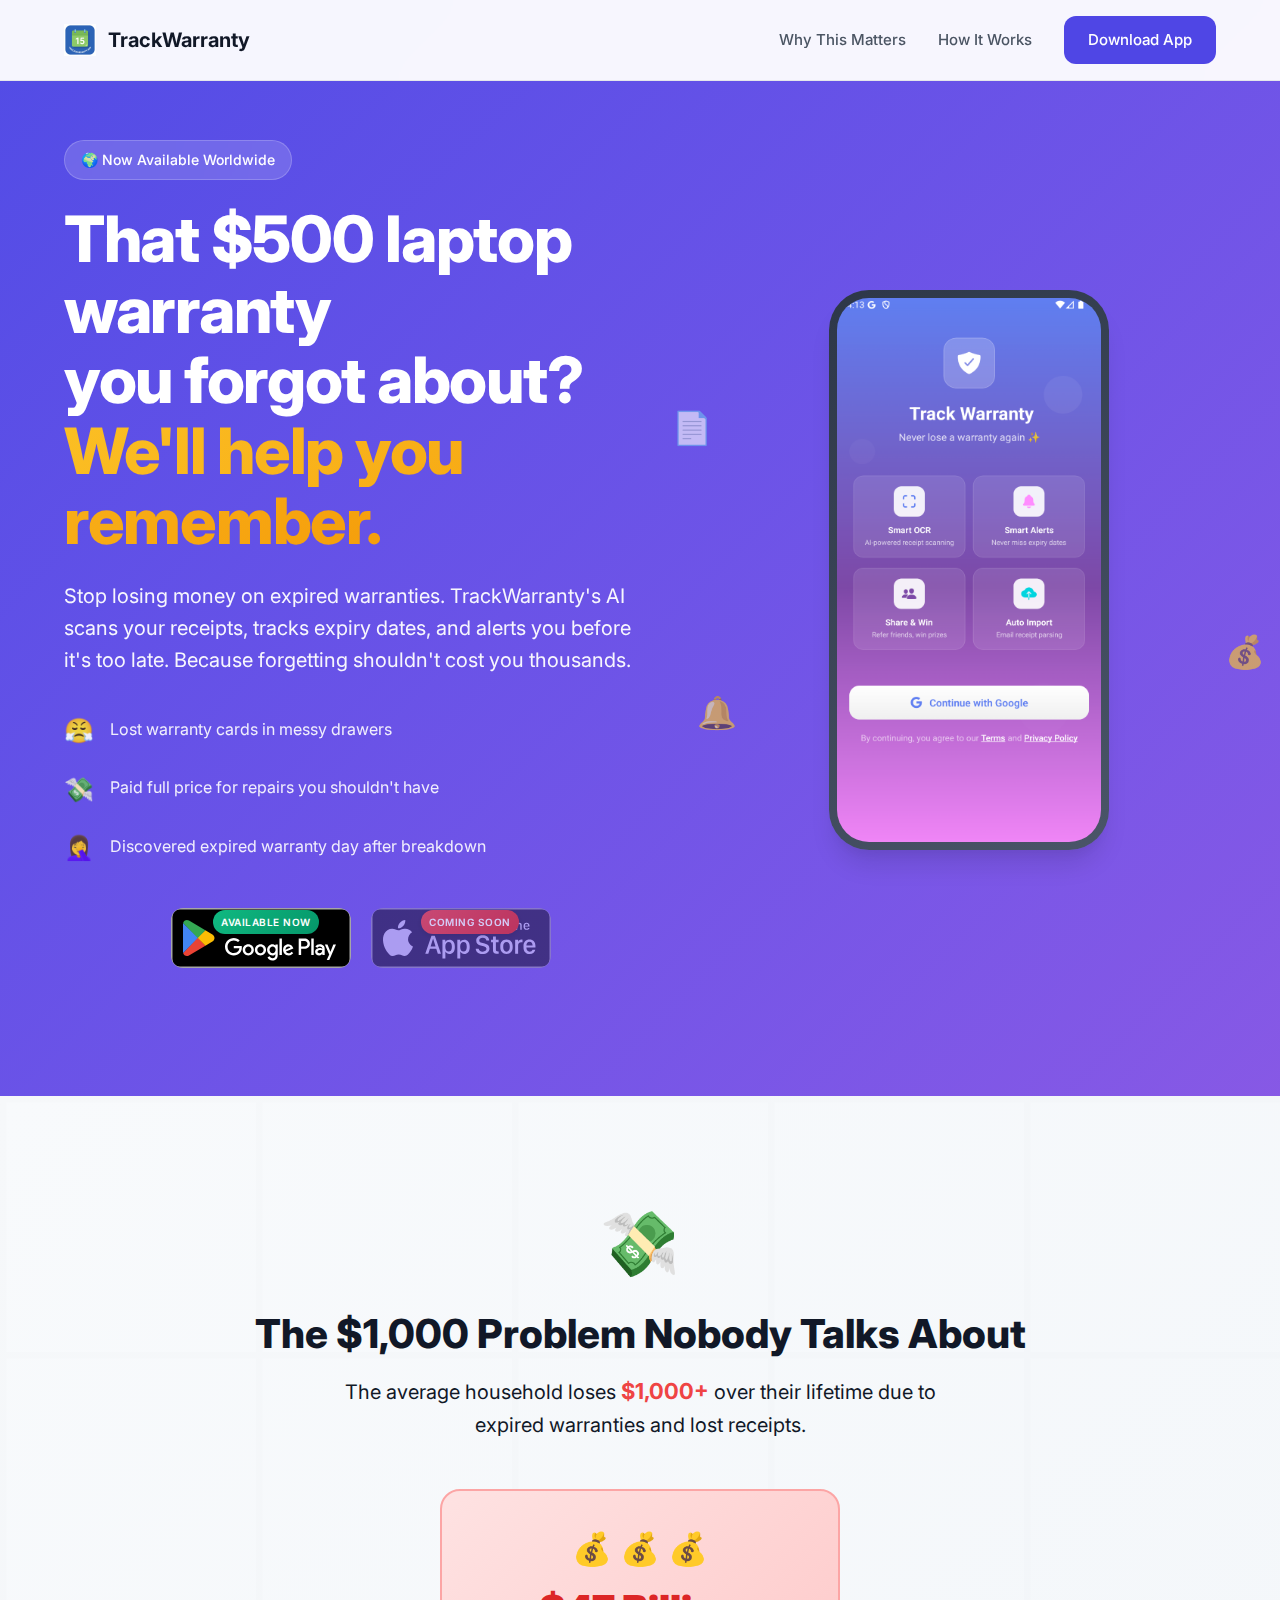
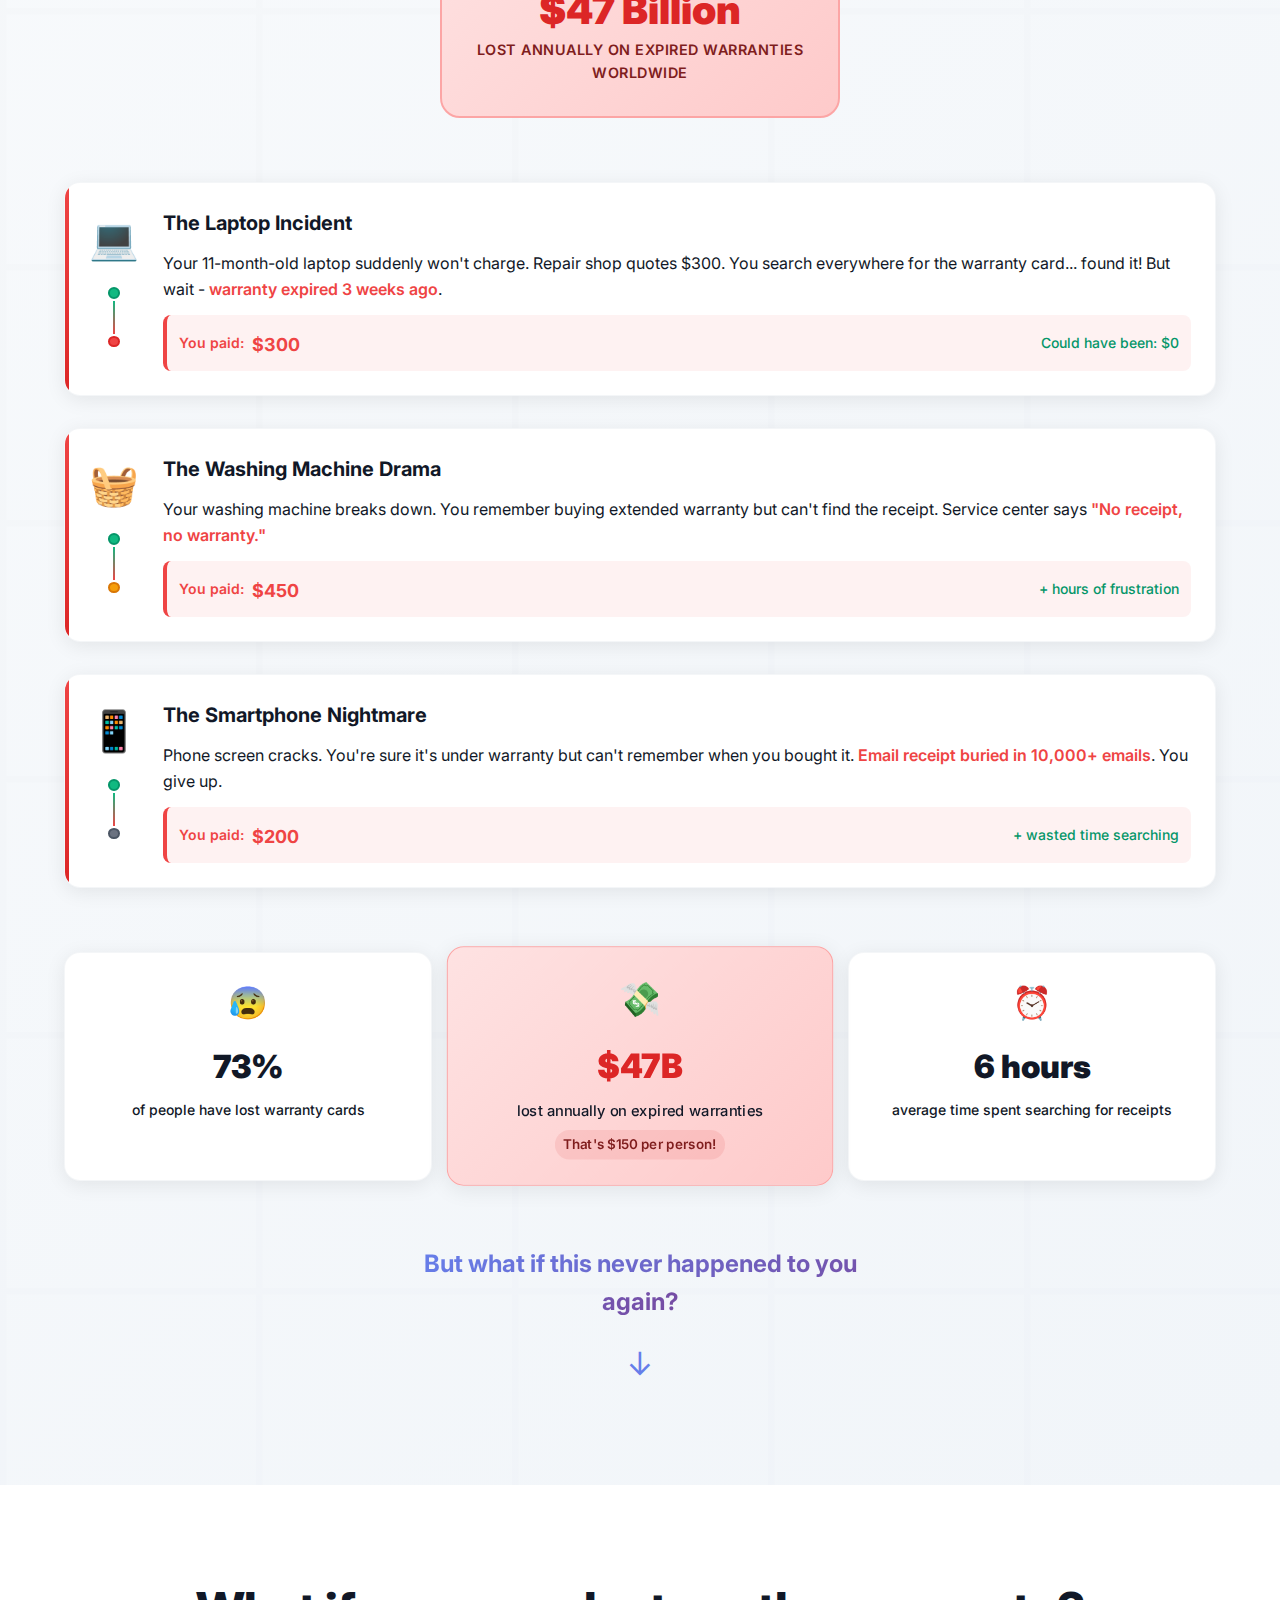
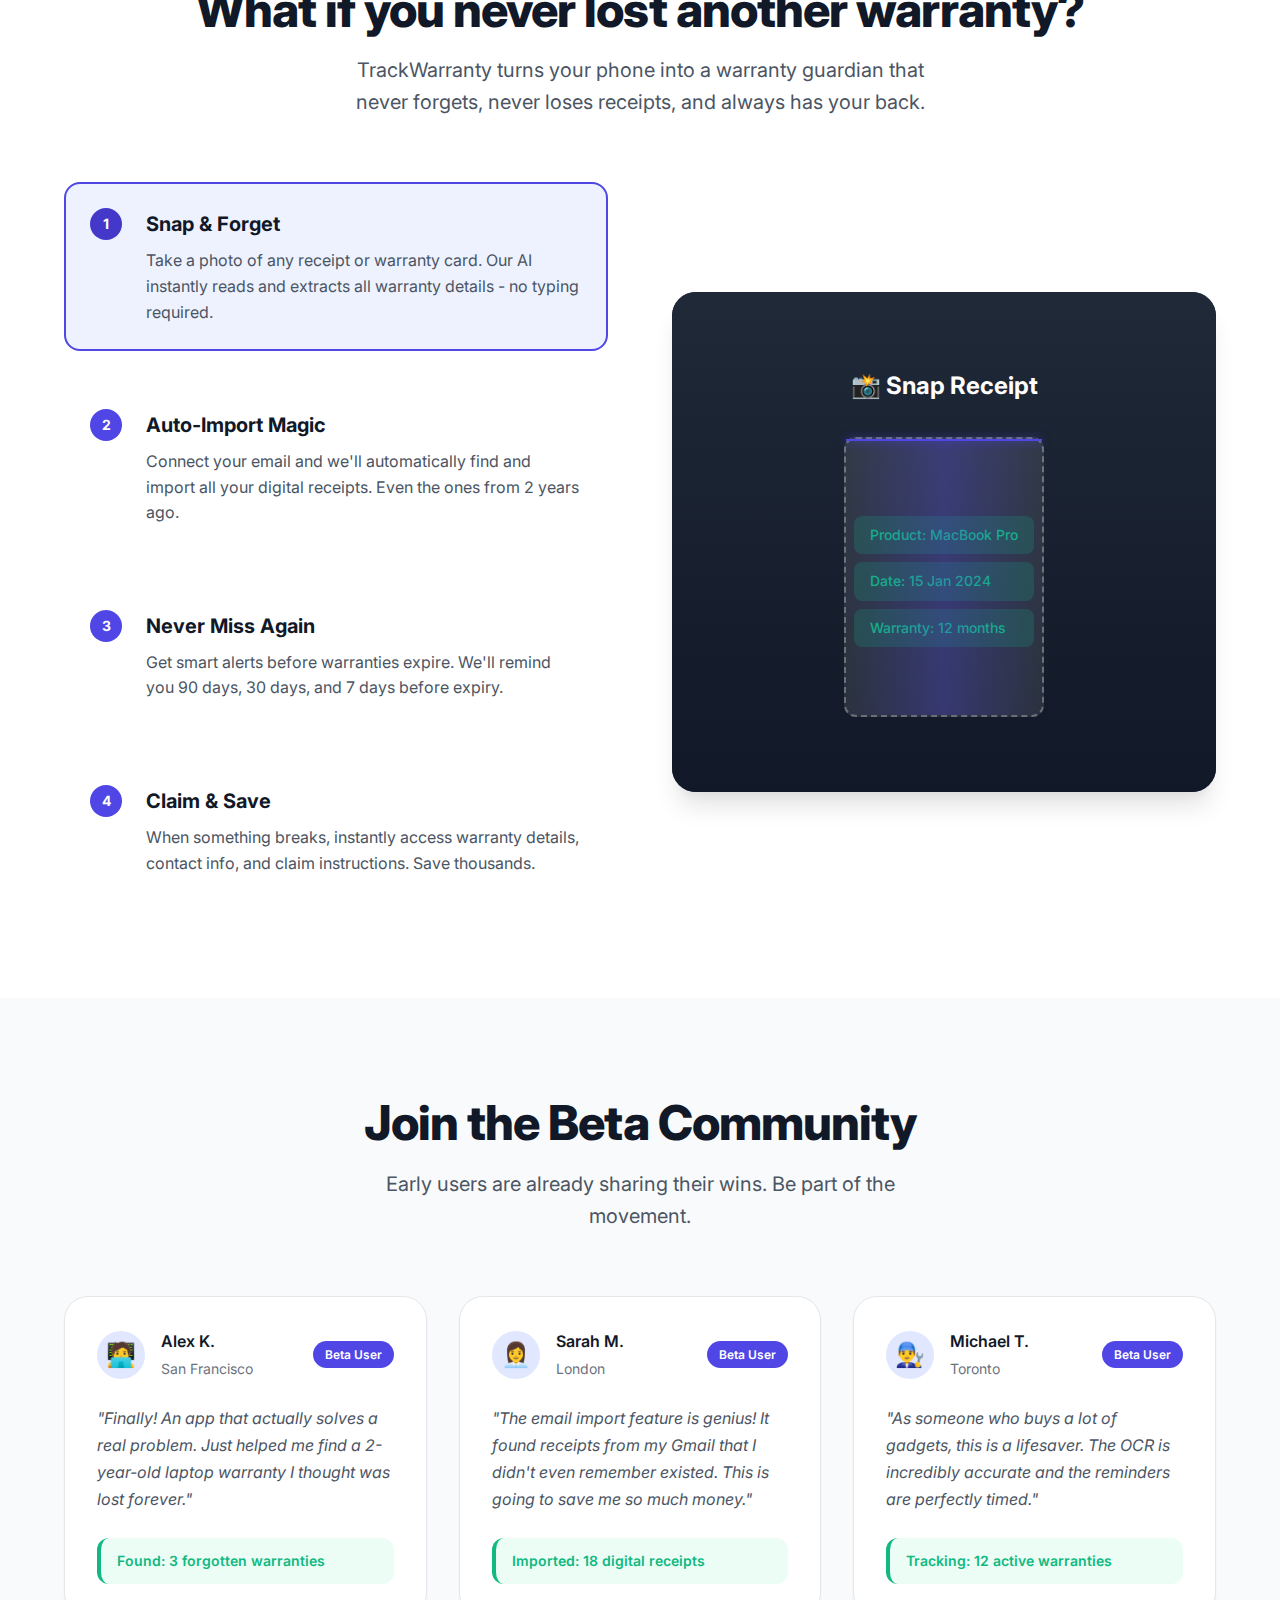
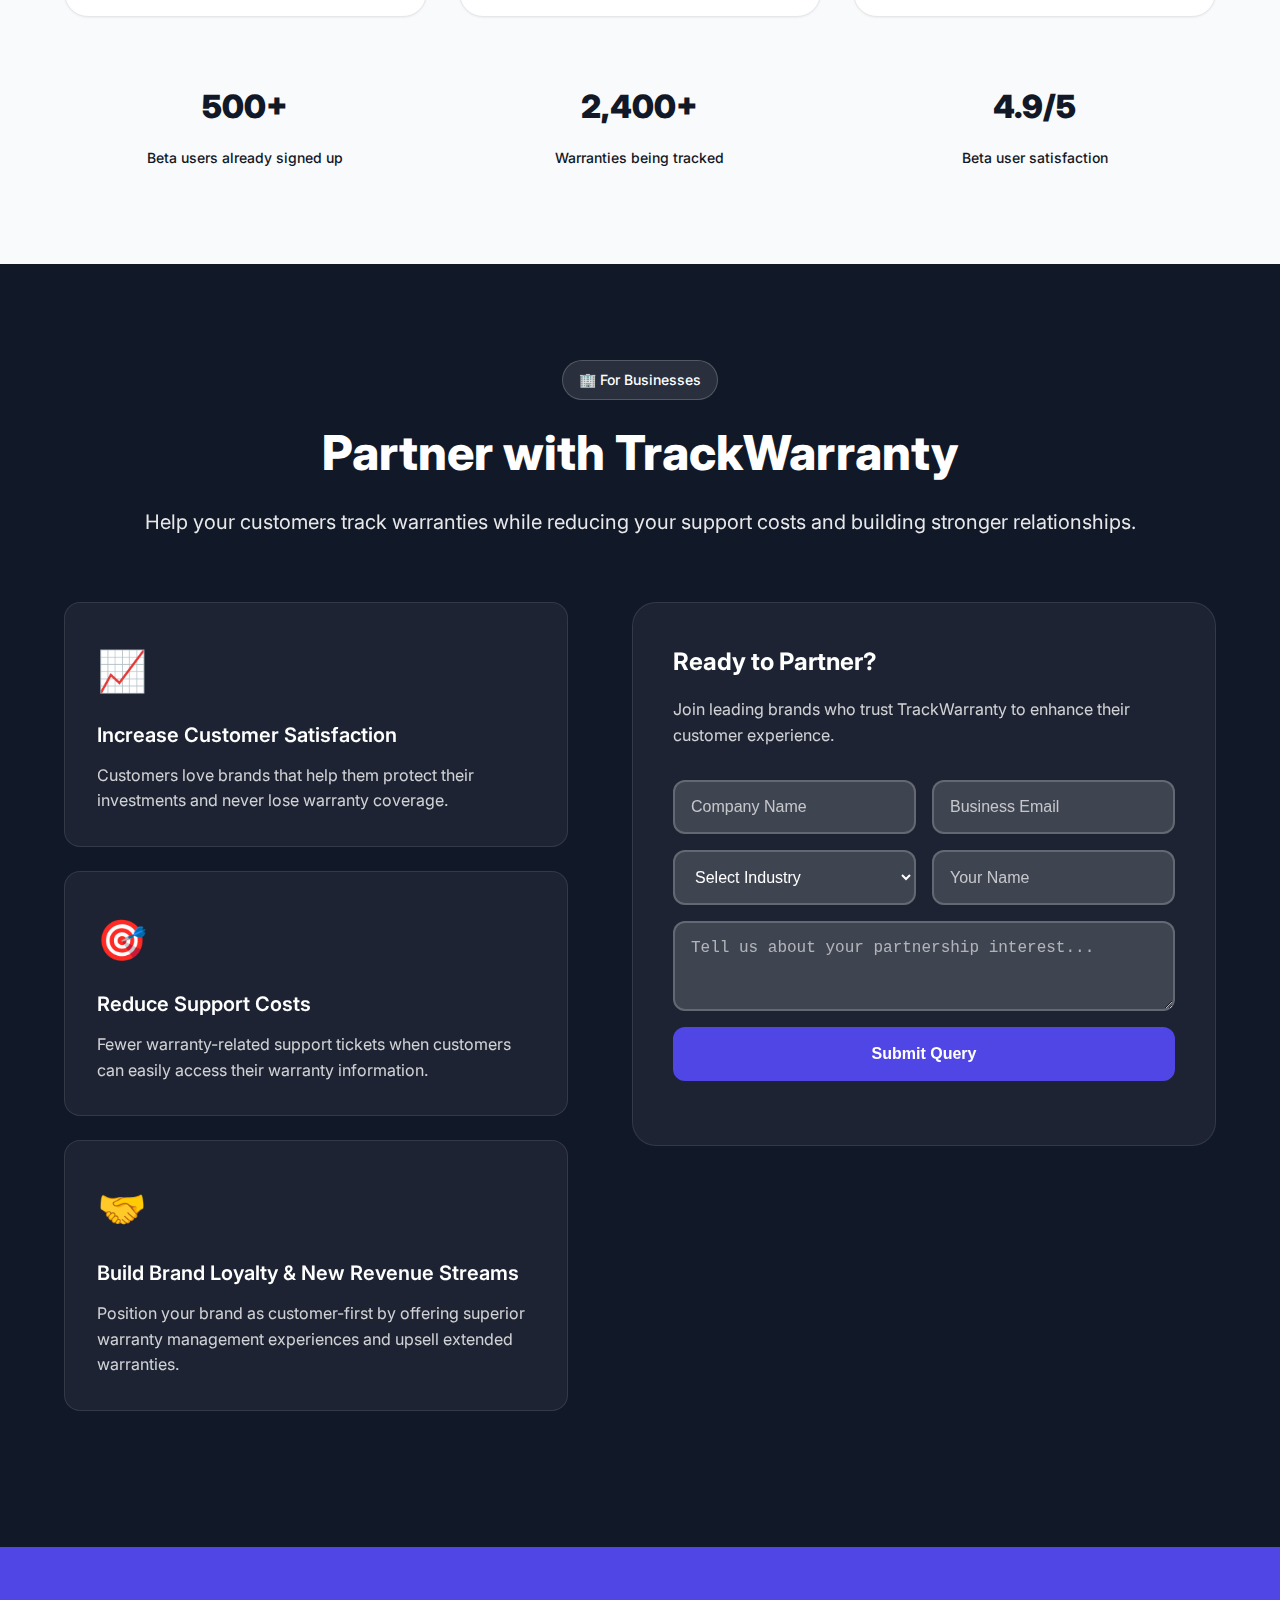
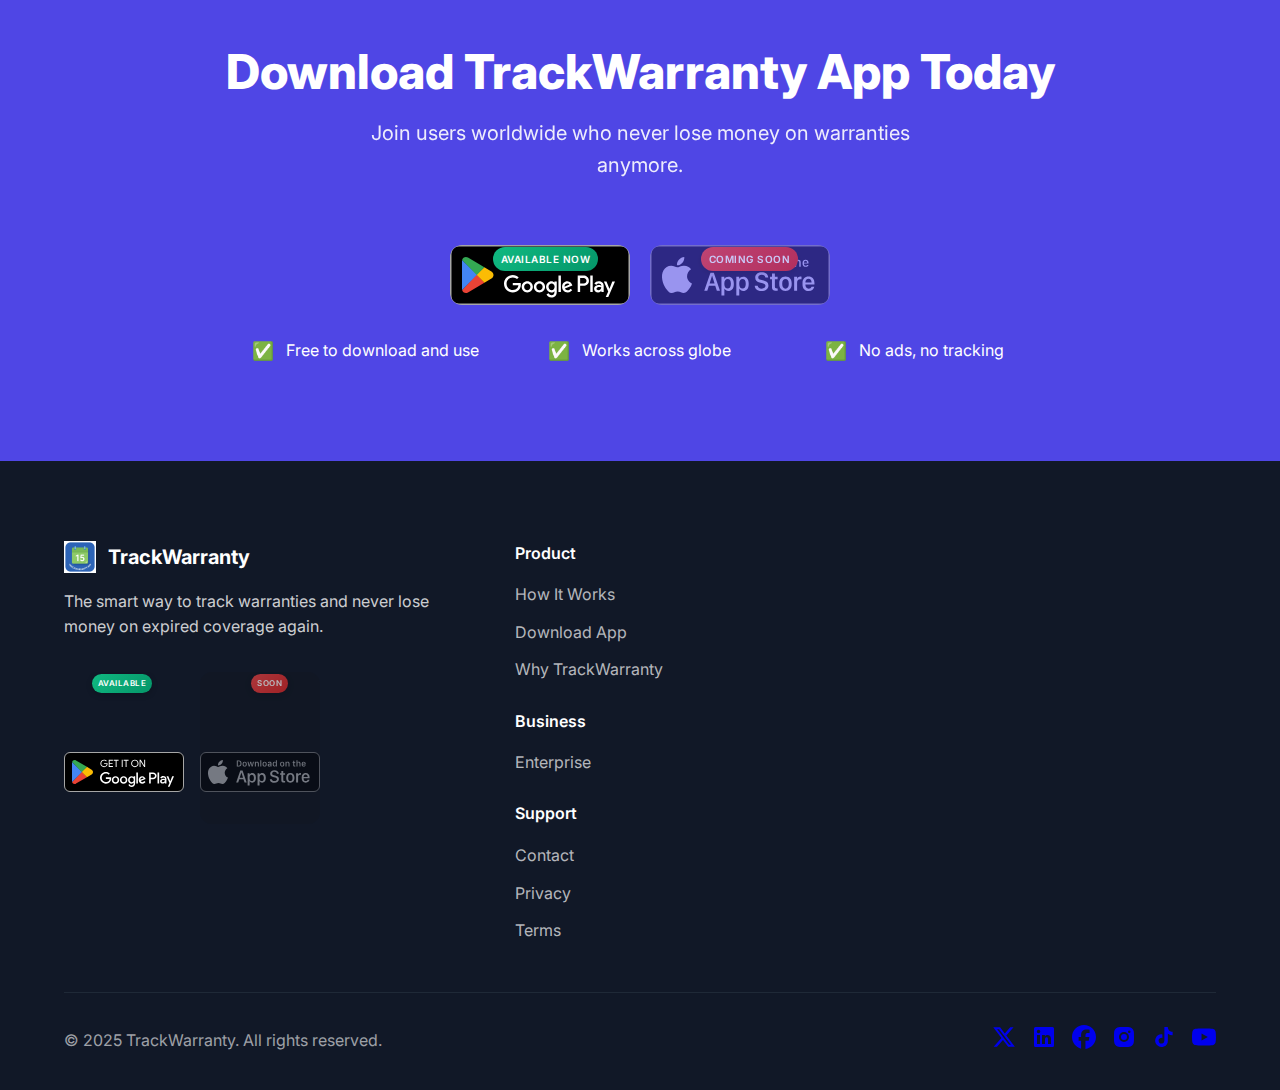
<file: index.html>
<!DOCTYPE html>
<html lang="en">
<head>
    <!-- Google tag (gtag.js) -->
    <script async src="https://www.googletagmanager.com/gtag/js?id=G-BJLWPKL409"></script>
    <script>
    window.dataLayer = window.dataLayer || [];
    function gtag(){dataLayer.push(arguments);}
    gtag('js', new Date());

    gtag('config', 'G-BJLWPKL409');
    </script>
    <meta charset="UTF-8">
    <meta name="viewport" content="width=device-width, initial-scale=1.0">
    <title>Stop Losing Money on Expired Warranties | TrackWarranty - AI Warranty Tracker</title>
    <meta name="description" content="That expensive gadget warranty you forgot about? We'll help you remember. TrackWarranty's AI scans receipts, tracks expiry dates, and alerts you before it's too late. Free download.">
    <meta name="keywords" content="warranty tracker app, receipt scanner OCR, warranty claims money, product warranty reminder, receipt organizer, warranty expiry alerts, warranty management app">
    
    <!-- Open Graph -->
    <meta property="og:title" content="Stop Losing Money on Expired Warranties - TrackWarranty">
    <meta property="og:description" content="AI-powered warranty tracking that turns forgotten receipts into money saved. Free app for iOS & Android.">
    <meta property="og:image" content="https://trackwarranty.app/og-image.png">
    <meta property="og:url" content="https://trackwarranty.app">
    <meta property="og:type" content="website">
    
    <!-- Twitter Card -->
    <meta name="twitter:card" content="summary_large_image">
    <meta name="twitter:title" content="Stop Losing Money on Expired Warranties">
    <meta name="twitter:description" content="AI warranty tracking that saves you money. Free download.">
    <meta name="twitter:image" content="https://trackwarranty.app/og-image.png">
    
    <link rel="stylesheet" href="styles.css">
    <link rel="icon" type="image/x-icon" href="favicon.ico">
    <link rel="canonical" href="https://trackwarranty.app">
    
    <!-- Fonts -->
    <link href="https://fonts.googleapis.com/css2?family=Inter:wght@300;400;500;600;700;800;900&display=swap" rel="stylesheet">
    
    <!-- Structured Data -->
    <script type="application/ld+json">
    {
        "@context": "https://schema.org",
        "@type": "MobileApplication",
        "name": "TrackWarranty",
        "description": "AI-powered warranty tracking app that prevents money loss from expired warranties",
        "applicationCategory": "ProductivityApplication",
        "operatingSystem": ["iOS", "Android"],
        "offers": {
            "@type": "Offer",
            "price": "0",
            "priceCurrency": "USD"
        }
    }
    </script>
</head>
<body>
    
    <!-- Navigation -->
    <nav class="navbar">
        <div class="nav-container">
            <div class="nav-logo">
                <img src="logo.png" alt="TrackWarranty Logo" class="logo-icon" width="32" height="32">
                <span class="logo-text">TrackWarranty</span>
            </div>
            <div class="nav-menu">
                <a href="#problem" class="nav-link">Why This Matters</a>
                <a href="#solution" class="nav-link">How It Works</a>
                <a href="#download" class="nav-link nav-cta">Download App</a>
            </div>
            <div class="nav-toggle">
                <span></span>
                <span></span>
                <span></span>
            </div>
        </div>
    </nav>

    <!-- Hero Section -->
    <section class="hero">
        <div class="hero-container">
            <div class="hero-content">
                <div class="hero-badge">
                    <span class="badge-text">🌍 Now Available Worldwide</span>
                </div>
                
                <h1 class="hero-title">
                    That $500 laptop warranty<br>
                    you forgot about?<br>
                    <span class="highlight-text">We'll help you remember.</span>
                </h1>
                
                <p class="hero-subtitle">
                    Stop losing money on expired warranties. TrackWarranty's AI scans your receipts, 
                    tracks expiry dates, and alerts you before it's too late. Because forgetting 
                    shouldn't cost you thousands.
                </p>

                <div class="hero-pain-points">
                    <div class="pain-point">
                        <span class="pain-icon">😤</span>
                        <span>Lost warranty cards in messy drawers</span>
                    </div>
                    <div class="pain-point">
                        <span class="pain-icon">💸</span>
                        <span>Paid full price for repairs you shouldn't have</span>
                    </div>
                    <div class="pain-point">
                        <span class="pain-icon">🤦‍♀️</span>
                        <span>Discovered expired warranty day after breakdown</span>
                    </div>
                </div>

                <div class="hero-cta">
                    <div class="hero-download-buttons">
                        <div class="app-download-container">
                            <!-- Play Store First (Active) -->
                            <a href="https://play.google.com/store/apps/details?id=app.trackwarranty" 
                               target="_blank" 
                               class="download-btn-active">
                                <img src="playstore.svg" 
                                     alt="Get it on Google Play" 
                                     class="store-badge-native">
                                <div class="download-status-badge active">Available Now</div>
                            </a>
                            
                            <!-- App Store Second (Coming Soon) -->
                            <div class="download-btn-inactive">
                                <img src="app-store.svg" 
                                     alt="Coming Soon on App Store" 
                                     class="store-badge-native disabled">
                                <div class="download-status-badge inactive">Coming Soon</div>
                            </div>
                        </div>
                    </div>
                   
                    <style>
                        .hover-scale {
                            transition: transform 0.2s ease;
                        }
                        .hover-scale:hover {
                            transform: scale(1.05);
                        }
                        .store-badge {
                            filter: drop-shadow(0 4px 8px rgba(0,0,0,0.1));
                        }
                        .hero-download-buttons {
                            display: flex;
                            gap: 20px;
                            justify-content: center;
                            margin-top: 2rem;
                        }
                        
                        /* Enhanced hover effects for available downloads */
                        .hero-app-btn.available:hover {
                            transform: scale(1.08) translateY(-2px);
                            filter: brightness(1.1);
                        }
                        
                        /* Subtle pulse for coming soon items */
                        .ios-coming-soon:hover {
                            transform: scale(1.02);
                            opacity: 0.8;
                        }
                        
                        /* Better focus states for accessibility */
                        .hero-app-btn:focus,
                        .download-btn-wrapper:focus {
                            outline: 3px solid #667eea;
                            outline-offset: 2px;
                            border-radius: 12px;
                        }
                        
                    </style>
                </div>
            </div>

            <div class="hero-visual">
                <img src="app-screenshot.png" alt="TrackWarranty App Screenshot" class="phone-mockup">
                <div class="floating-elements">
                    <div class="floating-receipt">📄</div>
                    <div class="floating-money">💰</div>
                    <div class="floating-alert">🔔</div>
                </div>
            </div>
        </div>
    </section>

    <!-- Problem Section -->
    <section id="problem" class="problem-section">
        <div class="container">
            <div class="problem-header">
                <div class="problem-icon-large">💸</div>
                <h2 class="problem-title">The $1,000 Problem Nobody Talks About</h2>
                <p class="problem-subtitle">
                    The average household loses <span class="highlight-amount">$1,000+</span> over their lifetime 
                    due to expired warranties and lost receipts.
                </p>
                <div class="problem-shocking-stat">
                    <div class="shocking-stat-visual">
                        <div class="money-lost-animation">
                            <span class="money-icon">💰</span>
                            <span class="money-icon">💰</span>
                            <span class="money-icon">💰</span>
                        </div>
                        <div class="stat-large">$47 Billion</div>
                        <div class="stat-description">lost annually on expired warranties worldwide</div>
                    </div>
                </div>
            </div>

            <div class="problem-stories-modern">
                <div class="story-card-modern">
                    <div class="story-visual">
                        <div class="story-emoji">💻</div>
                        <div class="story-timeline">
                            <div class="timeline-dot active"></div>
                            <div class="timeline-line"></div>
                            <div class="timeline-dot expired"></div>
                        </div>
                    </div>
                    <div class="story-content">
                        <h3 class="story-title">The Laptop Incident</h3>
                        <p class="story-description">
                            Your 11-month-old laptop suddenly won't charge. Repair shop quotes $300. 
                            You search everywhere for the warranty card... found it! But wait - 
                            <span class="text-danger">warranty expired 3 weeks ago</span>.
                        </p>
                        <div class="story-cost">
                            <span class="cost-label">You paid:</span>
                            <span class="cost-amount">$300</span>
                            <span class="cost-could-be">Could have been: $0</span>
                        </div>
                    </div>
                </div>

                <div class="story-card-modern">
                    <div class="story-visual">
                        <div class="story-emoji">🧺</div>
                        <div class="story-timeline">
                            <div class="timeline-dot active"></div>
                            <div class="timeline-line"></div>
                            <div class="timeline-dot lost"></div>
                        </div>
                    </div>
                    <div class="story-content">
                        <h3 class="story-title">The Washing Machine Drama</h3>
                        <p class="story-description">
                            Your washing machine breaks down. You remember buying extended warranty 
                            but can't find the receipt. Service center says 
                            <span class="text-danger">"No receipt, no warranty."</span>
                        </p>
                        <div class="story-cost">
                            <span class="cost-label">You paid:</span>
                            <span class="cost-amount">$450</span>
                            <span class="cost-could-be">+ hours of frustration</span>
                        </div>
                    </div>
                </div>

                <div class="story-card-modern">
                    <div class="story-visual">
                        <div class="story-emoji">📱</div>
                        <div class="story-timeline">
                            <div class="timeline-dot active"></div>
                            <div class="timeline-line"></div>
                            <div class="timeline-dot buried"></div>
                        </div>
                    </div>
                    <div class="story-content">
                        <h3 class="story-title">The Smartphone Nightmare</h3>
                        <p class="story-description">
                            Phone screen cracks. You're sure it's under warranty but can't remember 
                            when you bought it. <span class="text-danger">Email receipt buried in 10,000+ emails</span>. 
                            You give up.
                        </p>
                        <div class="story-cost">
                            <span class="cost-label">You paid:</span>
                            <span class="cost-amount">$200</span>
                            <span class="cost-could-be">+ wasted time searching</span>
                        </div>
                    </div>
                </div>
            </div>

            <div class="problem-stats-modern">
                <div class="stats-row">
                    <div class="stat-card">
                        <div class="stat-icon">😰</div>
                        <div class="stat-number">73%</div>
                        <div class="stat-label">of people have lost warranty cards</div>
                    </div>
                    <div class="stat-card highlighted">
                        <div class="stat-icon">💸</div>
                        <div class="stat-number">$47B</div>
                        <div class="stat-label">lost annually on expired warranties</div>
                        <div class="stat-highlight">That's $150 per person!</div>
                    </div>
                    <div class="stat-card">
                        <div class="stat-icon">⏰</div>
                        <div class="stat-number">6 hours</div>
                        <div class="stat-label">average time spent searching for receipts</div>
                    </div>
                </div>
            </div>

            <div class="problem-solution-bridge">
                <div class="bridge-content">
                    <p class="bridge-text">
                        <span class="bridge-emphasis">But what if this never happened to you again?</span>
                    </p>
                    <div class="bridge-arrow">↓</div>
                </div>
            </div>
        </div>
    </section>

    <!-- Solution Section -->
    <section id="solution" class="solution-section">
        <div class="container">
            <div class="section-header">
                <h2>What if you never lost another warranty?</h2>
                <p class="section-subtitle">
                    TrackWarranty turns your phone into a warranty guardian that never forgets, 
                    never loses receipts, and always has your back.
                </p>
            </div>

            <div class="solution-demo">
                <div class="demo-steps">
                    <div class="demo-step active" data-step="1">
                        <div class="step-number">1</div>
                        <div class="step-content">
                            <h3>Snap & Forget</h3>
                            <p>Take a photo of any receipt or warranty card. Our AI instantly reads and extracts all warranty details - no typing required.</p>
                        </div>
                    </div>
                    
                    <div class="demo-step" data-step="2">
                        <div class="step-number">2</div>
                        <div class="step-content">
                            <h3>Auto-Import Magic</h3>
                            <p>Connect your email and we'll automatically find and import all your digital receipts. Even the ones from 2 years ago.</p>
                        </div>
                    </div>
                    
                    <div class="demo-step" data-step="3">
                        <div class="step-number">3</div>
                        <div class="step-content">
                            <h3>Never Miss Again</h3>
                            <p>Get smart alerts before warranties expire. We'll remind you 90 days, 30 days, and 7 days before expiry.</p>
                        </div>
                    </div>
                    
                    <div class="demo-step" data-step="4">
                        <div class="step-number">4</div>
                        <div class="step-content">
                            <h3>Claim & Save</h3>
                            <p>When something breaks, instantly access warranty details, contact info, and claim instructions. Save thousands.</p>
                        </div>
                    </div>
                </div>

                <div class="demo-visual">
                    <div class="demo-screen" data-screen="1">
                        <div class="screen-title">📸 Snap Receipt</div>
                        <div class="receipt-scan">
                            <div class="scan-overlay">
                                <div class="scan-line"></div>
                            </div>
                            <div class="extracted-data">
                                <div class="data-item">Product: MacBook Pro</div>
                                <div class="data-item">Date: 15 Jan 2024</div>
                                <div class="data-item">Warranty: 12 months</div>
                            </div>
                        </div>
                    </div>
                    
                    <div class="demo-screen hidden" data-screen="2">
                        <div class="screen-title">📧 Email Import</div>
                        <div class="email-import">
                            <div class="import-progress">
                                <div class="progress-bar"></div>
                                <span>Found 23 receipts...</span>
                            </div>
                        </div>
                    </div>
                    
                    <div class="demo-screen hidden" data-screen="3">
                        <div class="screen-title">🔔 Smart Alerts</div>
                        <div class="alert-demo">
                            <div class="notification">
                                <span class="notif-icon">⚠️</span>
                                <div class="notif-content">
                                    <div class="notif-title">Warranty Expiring Soon!</div>
                                    <div class="notif-text">MacBook Pro warranty expires in 12 days</div>
                                </div>
                            </div>
                        </div>
                    </div>
                    
                    <div class="demo-screen hidden" data-screen="4">
                        <div class="screen-title">💰 Claim Success</div>
                        <div class="claim-success">
                            <div class="success-icon">✅</div>
                            <div class="success-text">
                                <div class="success-title">Warranty Claimed!</div>
                                <div class="success-amount">You saved ₹15,000</div>
                            </div>
                        </div>
                    </div>
                </div>
            </div>
        </div>
    </section>

    <!-- Social Proof Section -->
    <section class="social-proof">
        <div class="container">
            <div class="section-header">
                <h2>Join the Beta Community</h2>
                <p class="section-subtitle">
                    Early users are already sharing their wins. Be part of the movement.
                </p>
            </div>

            <div class="testimonials-grid">
                <div class="testimonial-card">
                    <div class="testimonial-header">
                        <div class="user-avatar">🧑‍💻</div>
                        <div class="user-info">
                            <div class="user-name">Alex K.</div>
                            <div class="user-location">San Francisco</div>
                        </div>
                        <div class="testimonial-badge">Beta User</div>
                    </div>
                    <p class="testimonial-text">
                        "Finally! An app that actually solves a real problem. Just helped me find a 
                        2-year-old laptop warranty I thought was lost forever."
                    </p>
                    <div class="testimonial-impact">Found: 3 forgotten warranties</div>
                </div>

                <div class="testimonial-card">
                    <div class="testimonial-header">
                        <div class="user-avatar">👩‍💼</div>
                        <div class="user-info">
                            <div class="user-name">Sarah M.</div>
                            <div class="user-location">London</div>
                        </div>
                        <div class="testimonial-badge">Beta User</div>
                    </div>
                    <p class="testimonial-text">
                        "The email import feature is genius! It found receipts from my Gmail that 
                        I didn't even remember existed. This is going to save me so much money."
                    </p>
                    <div class="testimonial-impact">Imported: 18 digital receipts</div>
                </div>

                <div class="testimonial-card">
                    <div class="testimonial-header">
                        <div class="user-avatar">👨‍🔧</div>
                        <div class="user-info">
                            <div class="user-name">Michael T.</div>
                            <div class="user-location">Toronto</div>
                        </div>
                        <div class="testimonial-badge">Beta User</div>
                    </div>
                    <p class="testimonial-text">
                        "As someone who buys a lot of gadgets, this is a lifesaver. The OCR is 
                        incredibly accurate and the reminders are perfectly timed."
                    </p>
                    <div class="testimonial-impact">Tracking: 12 active warranties</div>
                </div>
            </div>

            <div class="beta-stats">
                <div class="beta-stat">
                    <span class="stat-number">500+</span>
                    <span class="stat-label">Beta users already signed up</span>
                </div>
                <div class="beta-stat">
                    <span class="stat-number">2,400+</span>
                    <span class="stat-label">Warranties being tracked</span>
                </div>
                <div class="beta-stat">
                    <span class="stat-number">4.9/5</span>
                    <span class="stat-label">Beta user satisfaction</span>
                </div>
            </div>
        </div>
    </section>

    <!-- Enterprise Section -->
    <section id="enterprise" class="enterprise-section">
        <div class="container">
            <div class="enterprise-header">
                <div class="enterprise-badge">
                    <span>🏢 For Businesses</span>
                </div>
                <h2>Partner with TrackWarranty</h2>
                <p class="enterprise-subtitle">
                    Help your customers track warranties while reducing your support costs and building stronger relationships.
                </p>
            </div>
            
            <div class="enterprise-content">
                <div class="enterprise-benefits">
                    <div class="benefit-card">
                        <div class="benefit-icon">📈</div>
                        <h4>Increase Customer Satisfaction</h4>
                        <p>Customers love brands that help them protect their investments and never lose warranty coverage.</p>
                    </div>
                    
                    <div class="benefit-card">
                        <div class="benefit-icon">🎯</div>
                        <h4>Reduce Support Costs</h4>
                        <p>Fewer warranty-related support tickets when customers can easily access their warranty information.</p>
                    </div>
                    
                    <div class="benefit-card">
                        <div class="benefit-icon">🤝</div>
                        <h4>Build Brand Loyalty & New Revenue Streams</h4>
                        <p>Position your brand as customer-first by offering superior warranty management experiences and upsell extended warranties.</p>
                    </div>
                </div>
                
                <div class="enterprise-cta-section">
                    <div class="enterprise-cta-content">
                        <h3>Ready to Partner?</h3>
                        <p>Join leading brands who trust TrackWarranty to enhance their customer experience.</p>
                        
                        <form class="enterprise-inquiry-form" onsubmit="handleEnterpriseInquiry(event)">
                            <div class="form-group">
                                <input type="text" name="company" placeholder="Company Name" required>
                                <input type="email" name="email" placeholder="Business Email" required>
                            </div>
                            <div class="form-group">
                                <select name="industry" required>
                                    <option value="">Select Industry</option>
                                    <option value="electronics">Consumer Electronics</option>
                                    <option value="automotive">Automotive</option>
                                    <option value="appliances">Home Appliances</option>
                                    <option value="retail">Retail & E-commerce</option>
                                    <option value="other">Other</option>
                                </select>
                                <input type="text" name="name" placeholder="Your Name" required>
                            </div>
                            <textarea name="message" placeholder="Tell us about your partnership interest..." rows="3" required></textarea>
                            <button type="submit" class="btn btn-enterprise">
                                Submit Query
                            </button>
                        </form>
                    </div>
                </div>
            </div>
        </div>
    </section>

    <!-- Download Section -->
    <section id="download" class="download-section">
        <div class="container">
            <div class="download-content">
                <div class="download-header">
                    <h2>Download TrackWarranty App Today</h2>
                    <p class="download-subtitle">
                        Join users worldwide who never lose money on warranties anymore.
                    </p>
                </div>

                <div class="download-buttons-main">
                    <div class="download-section-container">
                        <!-- Play Store First (Active) -->
                        <a href="https://play.google.com/store/apps/details?id=app.trackwarranty" target="_blank" class="download-btn-active">
                            <img src="playstore.svg" 
                                 alt="Get it on Google Play" 
                                 class="store-badge-native">
                            <div class="download-status-badge active">Available Now</div>
                        </a>
                        
                        <!-- App Store Second (Coming Soon) -->
                        <div class="download-btn-inactive">
                            <img src="app-store.svg" 
                                 alt="Coming Soon on App Store" 
                                 class="store-badge-native disabled">
                            <div class="download-status-badge inactive">Coming Soon</div>
                        </div>
                    </div>
                </div>

                <div class="download-features">
                    <div class="download-feature">
                        <span class="feature-icon">✅</span>
                        <span class="feature-text">Free to download and use</span>
                    </div>
                    <div class="download-feature">
                        <span class="feature-icon">✅</span>
                        <span class="feature-text">Works across globe</span>
                    </div>
                    
                    <div class="download-feature">
                        <span class="feature-icon">✅</span>
                        <span class="feature-text">No ads, no tracking</span>
                    </div>
                </div>
            </div>
        </div>
    </section>

    <!-- Footer -->
    <footer class="footer">
        <div class="container">
            <div class="footer-content">
                <div class="footer-brand">
                    <div class="footer-logo">
                        <img src="logo.png" alt="TrackWarranty Logo" class="logo-icon" width="32" height="32">
                        <span class="logo-text">TrackWarranty</span>
                    </div>
                    <p class="footer-tagline">
                        The smart way to track warranties and never lose money on expired coverage again.
                    </p>
                    <div class="footer-download">
                        <div class="footer-download-container">
                            <!-- Play Store First (Active) -->
                            <a href="https://play.google.com/store/apps/details?id=app.trackwarranty" target="_blank" class="download-btn-active footer-size">
                                <img src="playstore.svg" alt="Get it on Google Play" class="store-badge-native footer">
                                <div class="download-status-badge active small">Available</div>
                            </a>
                            
                            <!-- App Store Second (Coming Soon) -->
                            <div class="download-btn-inactive footer-size">
                                <img src="app-store.svg" alt="Coming Soon on App Store" class="store-badge-native footer disabled">
                                <div class="download-status-badge inactive small">Soon</div>
                            </div>
                        </div>
                    </div>
                </div>
                
                <div class="footer-links">
                    <div class="footer-section">
                        <h4>Product</h4>
                        <ul>
                            <li><a href="#solution">How It Works</a></li>
                            <li><a href="#download">Download App</a></li>
                            <li><a href="#problem">Why TrackWarranty</a></li>
                        </ul>
                    </div>
                    
                    <div class="footer-section">
                        <br>
                        <h4>Business</h4>
                        <ul>
                            <li><a href="#enterprise">Enterprise</a></li>
                           
                        </ul>
                    </div>
                    
                    <div class="footer-section">
                        <br>
                        <h4>Support</h4>
                        <ul>
                            <li><a href="https://wa.me/916207466460">Contact</a></li>
                            <li><a href="privacy.html">Privacy</a></li>
                            <li><a href="terms.html">Terms</a></li>
                        </ul>
                    </div>
                </div>
            </div>
            
            <div class="footer-bottom">
                <div class="footer-bottom-content">
                    <p>&copy; 2025 TrackWarranty. All rights reserved.</p>
                    <div class="footer-social">
                        <a href="#" aria-label="Twitter">
                            <svg xmlns="http://www.w3.org/2000/svg" width="24" height="24" viewBox="0 0 24 24" fill="currentColor">
                                <path d="M18.244 2.25h3.308l-7.227 8.26 8.502 11.24H16.17l-5.214-6.817L4.99 21.75H1.68l7.73-8.835L1.254 2.25H8.08l4.713 6.231zm-1.161 17.52h1.833L7.084 4.126H5.117z"/>
                            </svg>
                        </a>
                        <a href="#" aria-label="LinkedIn">
                            <svg xmlns="http://www.w3.org/2000/svg" width="24" height="24" viewBox="0 0 24 24" fill="currentColor">
                                <path d="M20.5 2h-17A1.5 1.5 0 002 3.5v17A1.5 1.5 0 003.5 22h17a1.5 1.5 0 001.5-1.5v-17A1.5 1.5 0 0020.5 2zM8 19H5v-9h3zM6.5 8.25A1.75 1.75 0 118.3 6.5a1.78 1.78 0 01-1.8 1.75zM19 19h-3v-4.74c0-1.42-.6-1.93-1.38-1.93A1.74 1.74 0 0013 14.19a.66.66 0 000 .14V19h-3v-9h2.9v1.3a3.11 3.11 0 012.7-1.4c1.55 0 3.36.86 3.36 3.66z"/>
                            </svg>
                        </a>
                        <a href="#" aria-label="Facebook">
                            <svg xmlns="http://www.w3.org/2000/svg" width="24" height="24" viewBox="0 0 24 24" fill="currentColor">
                                <path d="M9.101 23.691v-7.98H6.627v-3.667h2.474v-1.58c0-4.085 1.848-5.978 5.858-5.978.401 0 .955.042 1.468.103a8.68 8.68 0 0 1 1.141.195v3.325a8.623 8.623 0 0 0-.653-.036 26.805 26.805 0 0 0-.733-.009c-.707 0-1.259.096-1.675.309a1.686 1.686 0 0 0-.679.622c-.258.42-.374.995-.374 1.752v1.297h3.919l-.386 2.103-.287 1.564h-3.246v8.245C19.396 23.238 24 18.179 24 12.044c0-6.627-5.373-12-12-12s-12 5.373-12 12c0 5.628 3.874 10.35 9.101 11.647Z"/>
                            </svg>
                        </a>
                        <a href="#" aria-label="Instagram">
                            <svg xmlns="http://www.w3.org/2000/svg" width="24" height="24" viewBox="0 0 24 24" fill="currentColor">
                                <path d="M12 2c2.717 0 3.056.01 4.122.06 1.065.05 1.79.217 2.428.465.66.254 1.216.598 1.772 1.153a4.908 4.908 0 0 1 1.153 1.772c.247.637.415 1.363.465 2.428.047 1.066.06 1.405.06 4.122 0 2.717-.01 3.056-.06 4.122-.05 1.065-.218 1.79-.465 2.428a4.883 4.883 0 0 1-1.153 1.772 4.915 4.915 0 0 1-1.772 1.153c-.637.247-1.363.415-2.428.465-1.066.047-1.405.06-4.122.06-2.717 0-3.056-.01-4.122-.06-1.065-.05-1.79-.218-2.428-.465a4.89 4.89 0 0 1-1.772-1.153 4.904 4.904 0 0 1-1.153-1.772c-.248-.637-.415-1.363-.465-2.428C2.013 15.056 2 14.717 2 12c0-2.717.01-3.056.06-4.122.05-1.066.217-1.79.465-2.428a4.88 4.88 0 0 1 1.153-1.772A4.897 4.897 0 0 1 5.45 2.525c.638-.248 1.362-.415 2.428-.465C8.944 2.013 9.283 2 12 2zm0 5a5 5 0 1 0 0 10 5 5 0 0 0 0-10zm6.5-.25a1.25 1.25 0 1 0-2.5 0 1.25 1.25 0 0 0 2.5 0zM12 9a3 3 0 1 1 0 6 3 3 0 0 1 0-6z"/>
                            </svg>
                        </a>
                        <a href="#" aria-label="TikTok">
                            <svg xmlns="http://www.w3.org/2000/svg" width="24" height="24" viewBox="0 0 24 24" fill="currentColor">
                                <path d="M19.59 6.69a4.83 4.83 0 0 1-3.77-4.25V2h-3.45v13.67a2.89 2.89 0 0 1-5.2 1.74 2.89 2.89 0 0 1 2.31-4.64 2.93 2.93 0 0 1 .88.13V9.4a6.84 6.84 0 0 0-1-.05A6.33 6.33 0 0 0 5 20.1a6.34 6.34 0 0 0 10.86-4.43v-7a8.16 8.16 0 0 0 4.77 1.52v-3.4a4.85 4.85 0 0 1-1-.1z"/>
                            </svg>
                        </a>
                        <a href="#" aria-label="YouTube">
                            <svg xmlns="http://www.w3.org/2000/svg" width="24" height="24" viewBox="0 0 24 24" fill="currentColor">
                                <path d="M23.498 6.186a3.016 3.016 0 0 0-2.122-2.136C19.505 3.545 12 3.545 12 3.545s-7.505 0-9.377.505A3.017 3.017 0 0 0 .502 6.186C0 8.07 0 12 0 12s0 3.93.502 5.814a3.016 3.016 0 0 0 2.122 2.136c1.871.505 9.376.505 9.376.505s7.505 0 9.377-.505a3.015 3.015 0 0 0 2.122-2.136C24 15.93 24 12 24 12s0-3.93-.502-5.814zM9.545 15.568V8.432L15.818 12l-6.273 3.568z"/>
                            </svg>
                        </a>
                    </div>
                </div>
            </div>
        </div>
    </footer>

    <!-- Modals -->
    <div id="early-access-modal" class="modal hidden">
        <div class="modal-content">
            <div class="modal-header">
                <h3>Join Early Access</h3>
                <button class="modal-close" onclick="closeModal('early-access-modal')">&times;</button>
            </div>
            <div class="modal-body">
                <p>Get notified the moment TrackWarranty launches and receive:</p>
                <ul class="modal-benefits">
                    <li>✅ Free lifetime account (worth ₹999)</li>
                    <li>✅ Beta access 2 weeks before public launch</li>
                    <li>✅ Direct line to founders for feedback</li>
                    <li>✅ Exclusive early-user community access</li>
                </ul>
                <form class="modal-form" onsubmit="handleEarlyAccess(event)">
                    <input type="email" placeholder="Enter your email" required>
                    <button type="submit" class="btn btn-primary">Join Beta Community</button>
                </form>
            </div>
        </div>
    </div>

    <div id="partnership-modal" class="modal hidden">
        <div class="modal-content">
            <div class="modal-header">
                <h3>Partnership Inquiry</h3>
                <button class="modal-close" onclick="closeModal('partnership-modal')">&times;</button>
            </div>
            <div class="modal-body">
                <p>Interested in partnering with TrackWarranty? Let's discuss how we can help your business:</p>
                <form class="modal-form" onsubmit="handlePartnership(event)">
                    <input type="text" placeholder="Company Name" required>
                    <input type="email" placeholder="Business Email" required>
                    <select required>
                        <option value="">Select Industry</option>
                        <option value="retail">Retail/E-commerce</option>
                        <option value="electronics">Electronics Manufacturer</option>
                        <option value="insurance">Insurance/Extended Warranty</option>
                        <option value="other">Other</option>
                    </select>
                    <textarea placeholder="Tell us about your use case..." rows="4"></textarea>
                    <button type="submit" class="btn btn-enterprise">Send Inquiry</button>
                </form>
            </div>
        </div>
    </div>

    <script src="script.js"></script>
</body>
</html>
</file>
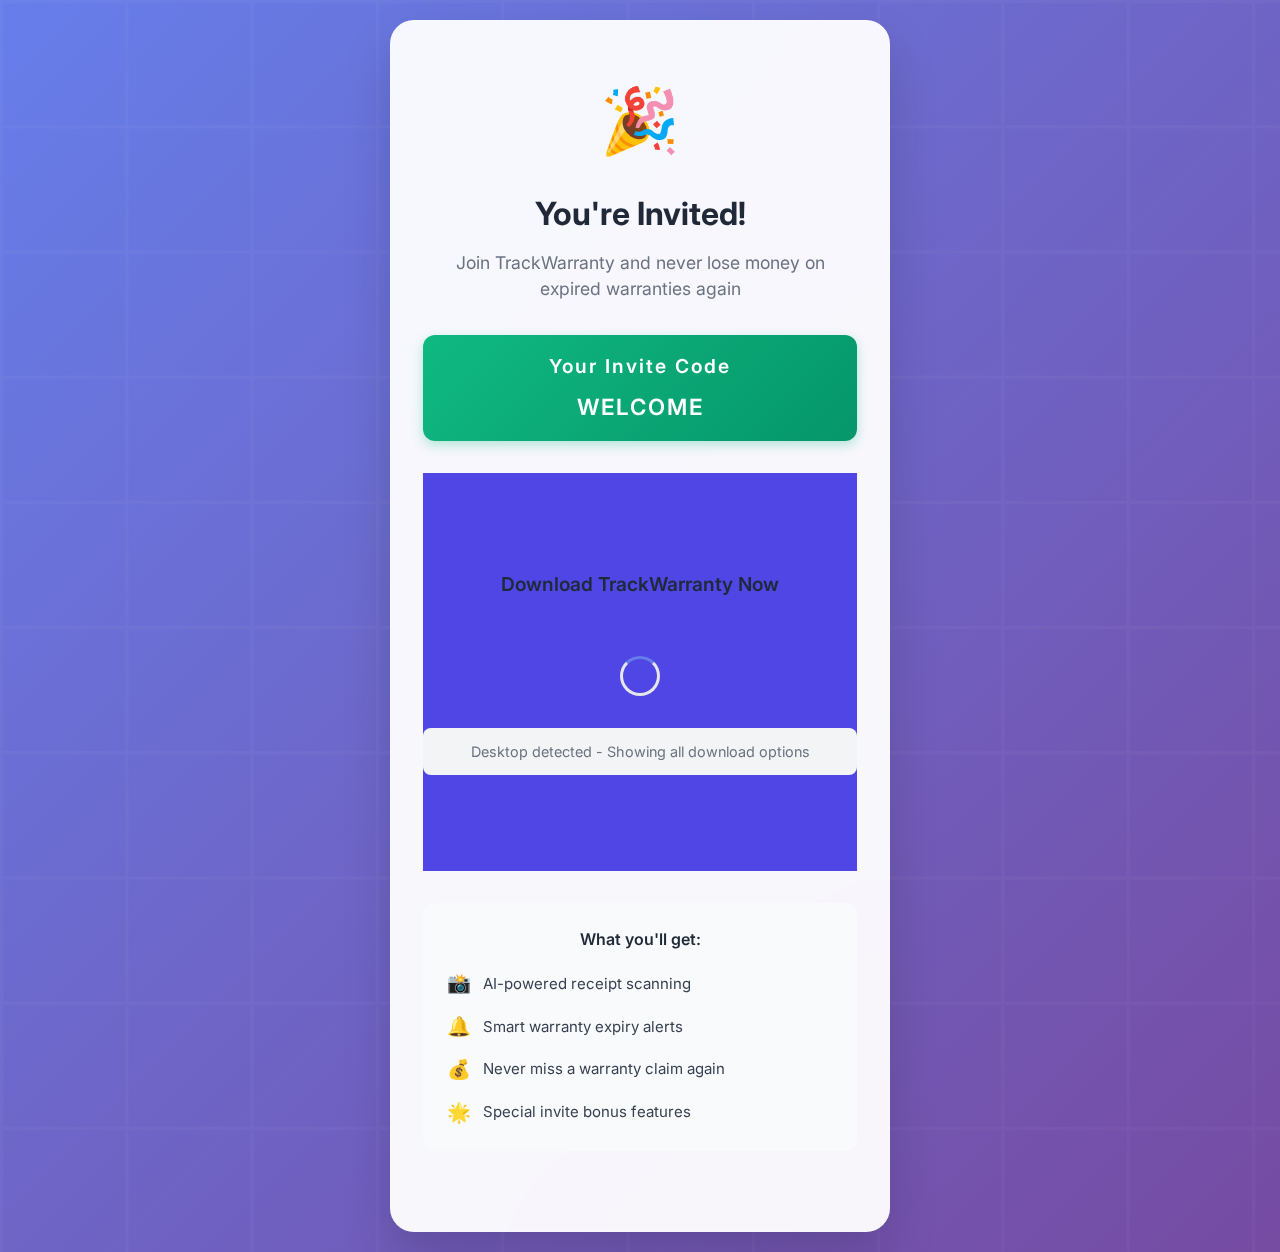
<file: invite.html>
<!DOCTYPE html>
<html lang="en">
<head>
    <!-- Google tag (gtag.js) -->
    <script async src="https://www.googletagmanager.com/gtag/js?id=G-BJLWPKL409"></script>
    <script>
    window.dataLayer = window.dataLayer || [];
    function gtag(){dataLayer.push(arguments);}
    gtag('js', new Date());

    gtag('config', 'G-BJLWPKL409');
    </script>
    <meta charset="UTF-8">
    <meta name="viewport" content="width=device-width, initial-scale=1.0">
    <title>Join TrackWarranty - Invitation from Friend | AI Warranty Tracker</title>
    <meta name="description" content="Your friend invited you to TrackWarranty! Join the smart way to track warranties and never lose money on expired coverage again. Free app for iOS & Android.">
    <meta name="keywords" content="warranty tracker app, invitation, referral, receipt scanner OCR, warranty claims money, product warranty reminder">
    
    <!-- Open Graph -->
    <meta property="og:title" content="Your Friend Invited You to TrackWarranty!">
    <meta property="og:description" content="Join the smart way to track warranties and never lose money on expired coverage again. Free app with special invite access.">
    <meta property="og:image" content="https://trackwarranty.app/og-image.png">
    <meta property="og:url" content="https://trackwarranty.app/invite">
    <meta property="og:type" content="website">
    
    <!-- Twitter Card -->
    <meta name="twitter:card" content="summary_large_image">
    <meta name="twitter:title" content="Your Friend Invited You to TrackWarranty!">
    <meta name="twitter:description" content="Join the smart way to track warranties. Free app with special invite access.">
    <meta name="twitter:image" content="https://trackwarranty.app/og-image.png">
    
    <link rel="stylesheet" href="styles.css">
    <link rel="icon" type="image/x-icon" href="favicon.ico">
    <link rel="canonical" href="https://trackwarranty.app/invite">
    
    <!-- Fonts -->
    <link href="https://fonts.googleapis.com/css2?family=Inter:wght@300;400;500;600;700;800;900&display=swap" rel="stylesheet">
    
    <!-- Structured Data -->
    <script type="application/ld+json">
    {
        "@context": "https://schema.org",
        "@type": "MobileApplication",
        "name": "TrackWarranty",
        "description": "AI-powered warranty tracking app that prevents money loss from expired warranties",
        "applicationCategory": "ProductivityApplication",
        "operatingSystem": ["iOS", "Android"],
        "offers": {
            "@type": "Offer",
            "price": "0",
            "priceCurrency": "USD"
        }
    }
    </script>
    
    <style>
        .invite-page {
            min-height: 100vh;
            background: linear-gradient(135deg, #667eea 0%, #764ba2 100%);
            display: flex;
            align-items: center;
            justify-content: center;
            padding: 20px;
            position: relative;
            overflow: hidden;
        }
        
        .invite-page::before {
            content: '';
            position: absolute;
            top: 0;
            left: 0;
            right: 0;
            bottom: 0;
            background: url('data:image/svg+xml,<svg xmlns="http://www.w3.org/2000/svg" viewBox="0 0 100 100"><defs><pattern id="grid" width="10" height="10" patternUnits="userSpaceOnUse"><path d="M 10 0 L 0 0 0 10" fill="none" stroke="rgba(255,255,255,0.1)" stroke-width="0.5"/></pattern></defs><rect width="100" height="100" fill="url(%23grid)"/></svg>');
            opacity: 0.3;
        }
        
        .invite-container {
            background: rgba(255, 255, 255, 0.95);
            backdrop-filter: blur(20px);
            border-radius: 24px;
            padding: 3rem 2rem;
            max-width: 500px;
            width: 100%;
            text-align: center;
            box-shadow: 0 25px 50px rgba(0, 0, 0, 0.15);
            border: 1px solid rgba(255, 255, 255, 0.2);
            position: relative;
            z-index: 1;
        }
        
        .invite-icon {
            font-size: 4rem;
            margin-bottom: 1.5rem;
            animation: bounce 2s infinite;
        }
        
        @keyframes bounce {
            0%, 20%, 50%, 80%, 100% { transform: translateY(0); }
            40% { transform: translateY(-10px); }
            60% { transform: translateY(-5px); }
        }
        
        .invite-title {
            font-size: 2rem;
            font-weight: 700;
            color: #1f2937;
            margin-bottom: 1rem;
            line-height: 1.2;
        }
        
        .invite-subtitle {
            font-size: 1.1rem;
            color: #6b7280;
            margin-bottom: 2rem;
            line-height: 1.5;
        }
        
        .referrer-info {
            background: linear-gradient(135deg, #f3f4f6 0%, #e5e7eb 100%);
            border-radius: 16px;
            padding: 1.5rem;
            margin-bottom: 2rem;
            border: 1px solid #d1d5db;
        }
        
        .referrer-avatar {
            width: 60px;
            height: 60px;
            background: linear-gradient(135deg, #667eea 0%, #764ba2 100%);
            border-radius: 50%;
            display: flex;
            align-items: center;
            justify-content: center;
            font-size: 1.5rem;
            color: white;
            margin: 0 auto 1rem;
            font-weight: 600;
        }
        
        .referrer-name {
            font-weight: 600;
            color: #1f2937;
            margin-bottom: 0.5rem;
        }
        
        .referrer-message {
            color: #6b7280;
            font-style: italic;
        }
        
        .invite-code-display {
            background: linear-gradient(135deg, #10b981 0%, #059669 100%);
            color: white;
            padding: 1rem 1.5rem;
            border-radius: 12px;
            margin-bottom: 2rem;
            font-weight: 600;
            letter-spacing: 2px;
            font-size: 1.2rem;
            box-shadow: 0 4px 12px rgba(16, 185, 129, 0.3);
        }
        
        .download-section {
            margin-bottom: 2rem;
        }
        
        .download-title {
            font-size: 1.2rem;
            font-weight: 600;
            color: #1f2937;
            margin-bottom: 1.5rem;
        }
        
        .download-buttons {
            display: flex;
            flex-direction: column;
            gap: 12px;
            align-items: center;
        }
        
        .download-btn {
            display: inline-block;
            transition: all 0.3s ease;
            border-radius: 12px;
            overflow: hidden;
            box-shadow: 0 4px 12px rgba(0, 0, 0, 0.1);
        }
        
        .download-btn:hover {
            transform: translateY(-2px);
            box-shadow: 0 8px 20px rgba(0, 0, 0, 0.15);
        }
        
        .download-btn img {
            height: 50px;
            width: auto;
            display: block;
        }
        
        .features-list {
            text-align: left;
            background: #f8fafc;
            border-radius: 12px;
            padding: 1.5rem;
            margin-bottom: 2rem;
        }
        
        .features-title {
            font-weight: 600;
            color: #1f2937;
            margin-bottom: 1rem;
            text-align: center;
        }
        
        .feature-item {
            display: flex;
            align-items: center;
            gap: 0.75rem;
            margin-bottom: 0.75rem;
            color: #374151;
        }
        
        .feature-item:last-child {
            margin-bottom: 0;
        }
        
        .feature-icon {
            font-size: 1.2rem;
            flex-shrink: 0;
        }
        
        .loading-spinner {
            display: none;
            margin: 2rem auto;
            width: 40px;
            height: 40px;
            border: 3px solid #e5e7eb;
            border-top: 3px solid #667eea;
            border-radius: 50%;
            animation: spin 1s linear infinite;
        }
        
        @keyframes spin {
            0% { transform: rotate(0deg); }
            100% { transform: rotate(360deg); }
        }
        
        .detection-status {
            font-size: 0.9rem;
            color: #6b7280;
            margin-top: 1rem;
            padding: 0.75rem;
            background: #f3f4f6;
            border-radius: 8px;
        }
        
        @media (max-width: 640px) {
            .invite-container {
                padding: 2rem 1.5rem;
                margin: 10px;
            }
            
            .invite-title {
                font-size: 1.5rem;
            }
            
            .invite-subtitle {
                font-size: 1rem;
            }
        }
    </style>
</head>
<body>
    <div class="invite-page">
        <div class="invite-container">
            <div class="invite-icon">🎉</div>
            
            <h1 class="invite-title">You're Invited!</h1>
            <p class="invite-subtitle">Join TrackWarranty and never lose money on expired warranties again</p>
            
            <div class="referrer-info" id="referrerInfo" style="display: none;">
                <div class="referrer-avatar" id="referrerAvatar">👤</div>
                <div class="referrer-name" id="referrerName">Your friend</div>
                <div class="referrer-message">"This app has saved me hundreds on warranty claims!"</div>
            </div>
            
            <div class="invite-code-display" id="inviteCodeDisplay" style="display: none;">
                <div>Your Invite Code</div>
                <div id="inviteCode" style="font-size: 1.4rem; margin-top: 0.5rem;">WELCOME</div>
            </div>
            
            <div class="download-section">
                <div class="download-title">Download TrackWarranty Now</div>
                <div class="download-buttons" id="downloadButtons">
                    <!-- Download buttons will be inserted here based on platform detection -->
                </div>
                <div class="loading-spinner" id="loadingSpinner"></div>
                <div class="detection-status" id="detectionStatus">Detecting your device...</div>
            </div>
            
            <div class="features-list">
                <div class="features-title">What you'll get:</div>
                <div class="feature-item">
                    <span class="feature-icon">📸</span>
                    <span>AI-powered receipt scanning</span>
                </div>
                <div class="feature-item">
                    <span class="feature-icon">🔔</span>
                    <span>Smart warranty expiry alerts</span>
                </div>
                <div class="feature-item">
                    <span class="feature-icon">💰</span>
                    <span>Never miss a warranty claim again</span>
                </div>
                <div class="feature-item">
                    <span class="feature-icon">🌟</span>
                    <span>Special invite bonus features</span>
                </div>
            </div>
        </div>
    </div>
    
    <script src="invite-handler.js"></script>
</body>
</html>
</file>
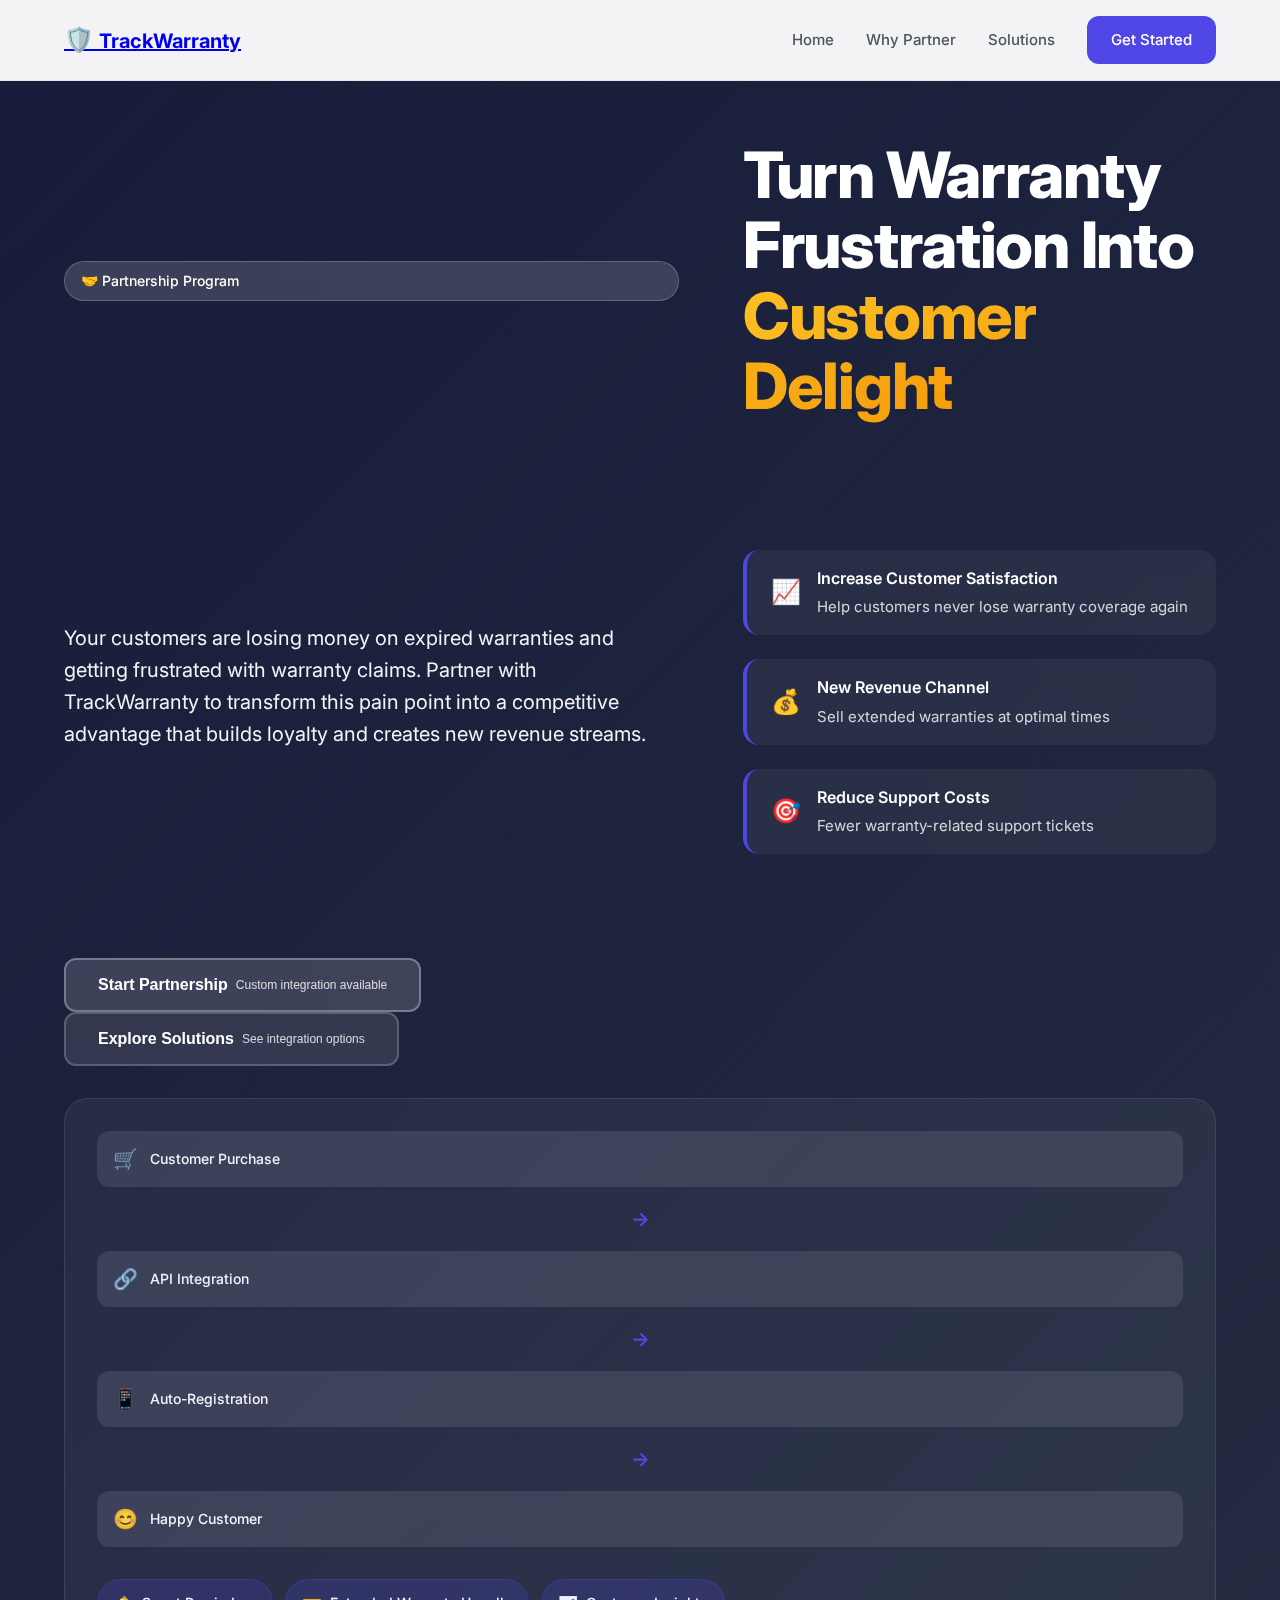
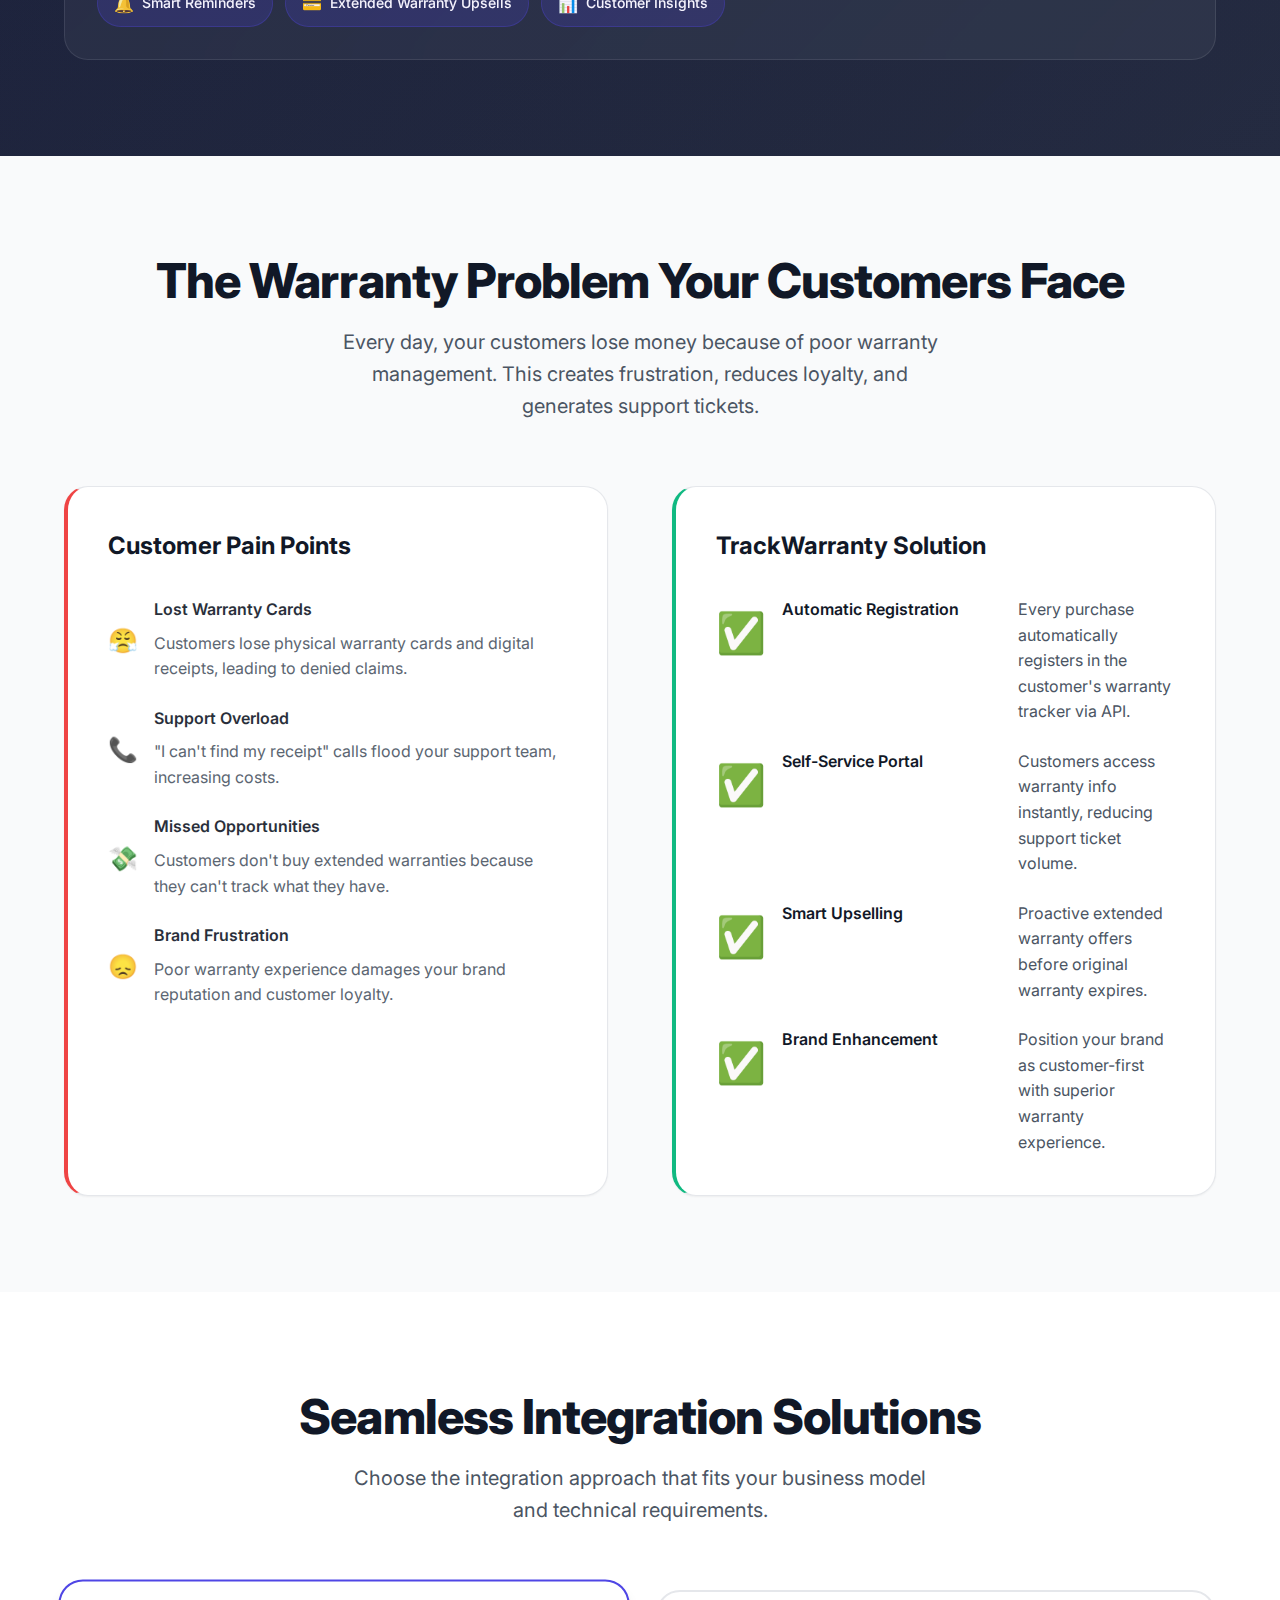
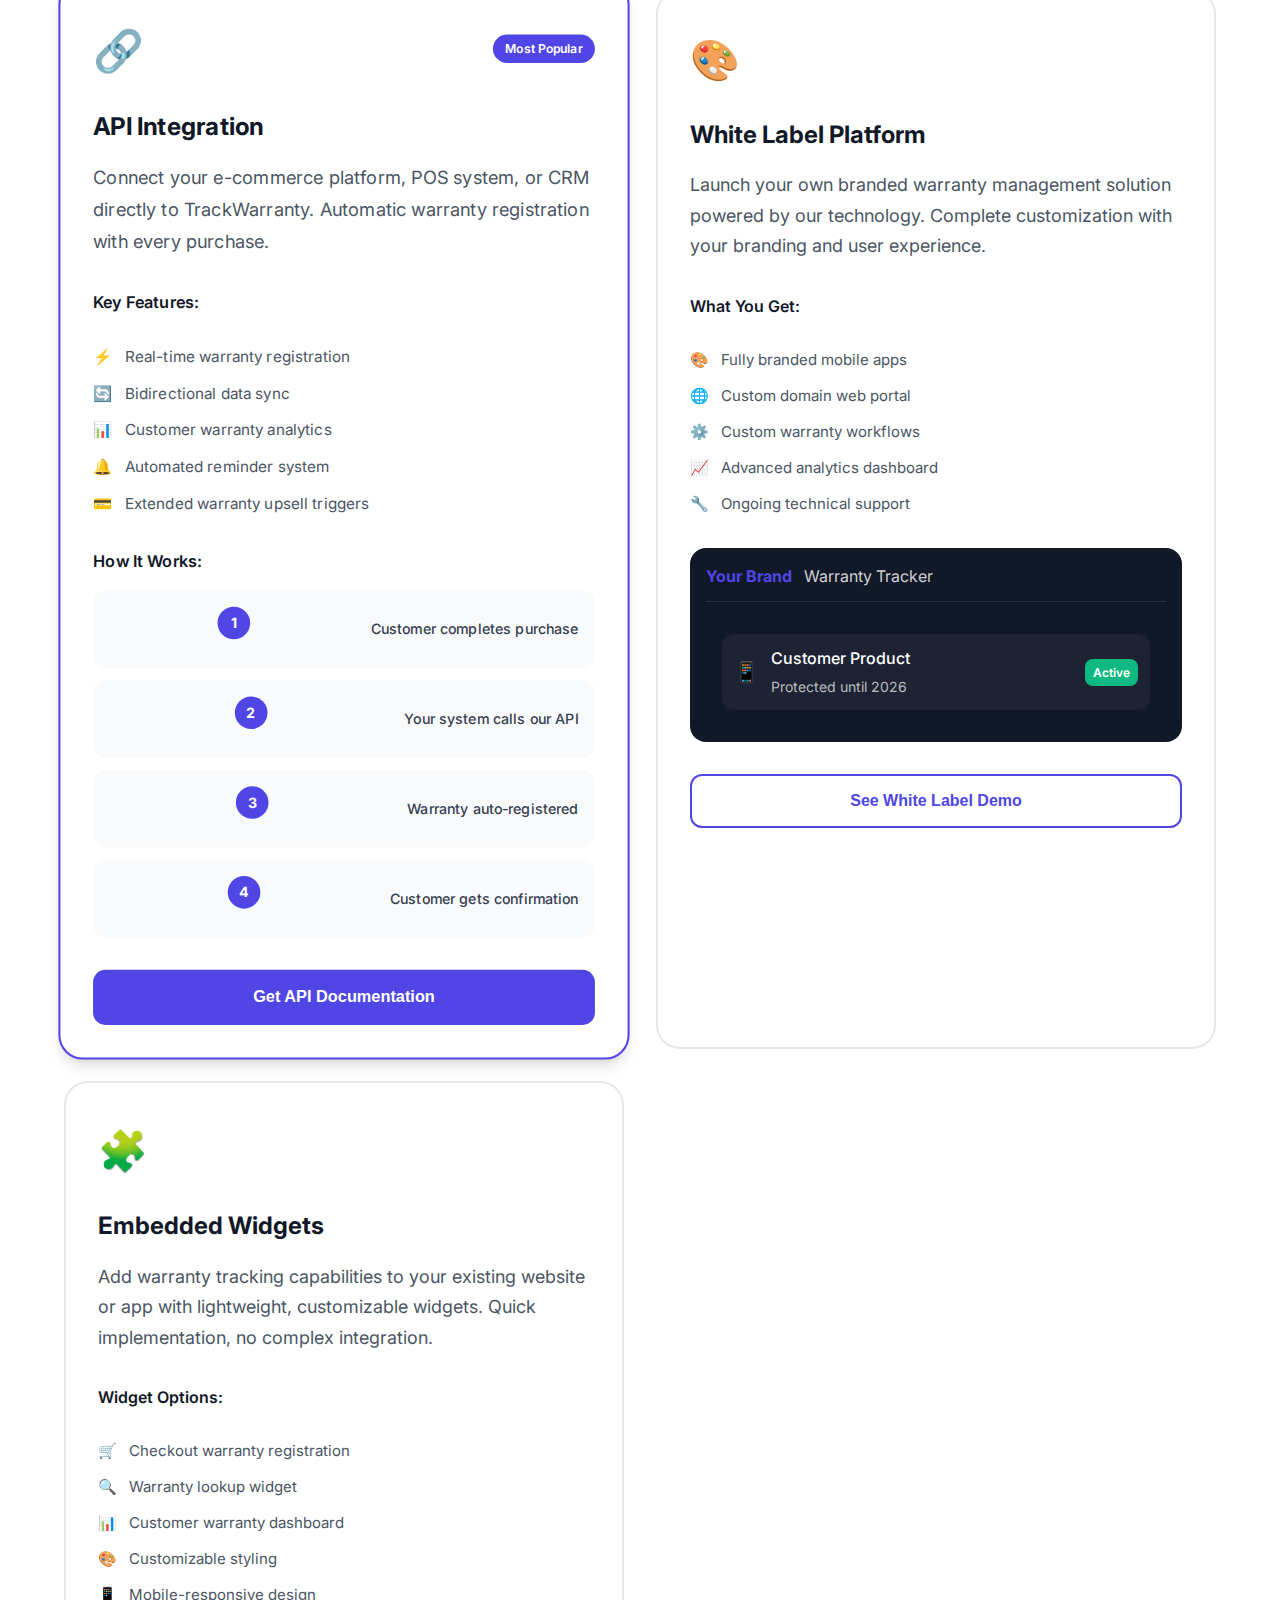
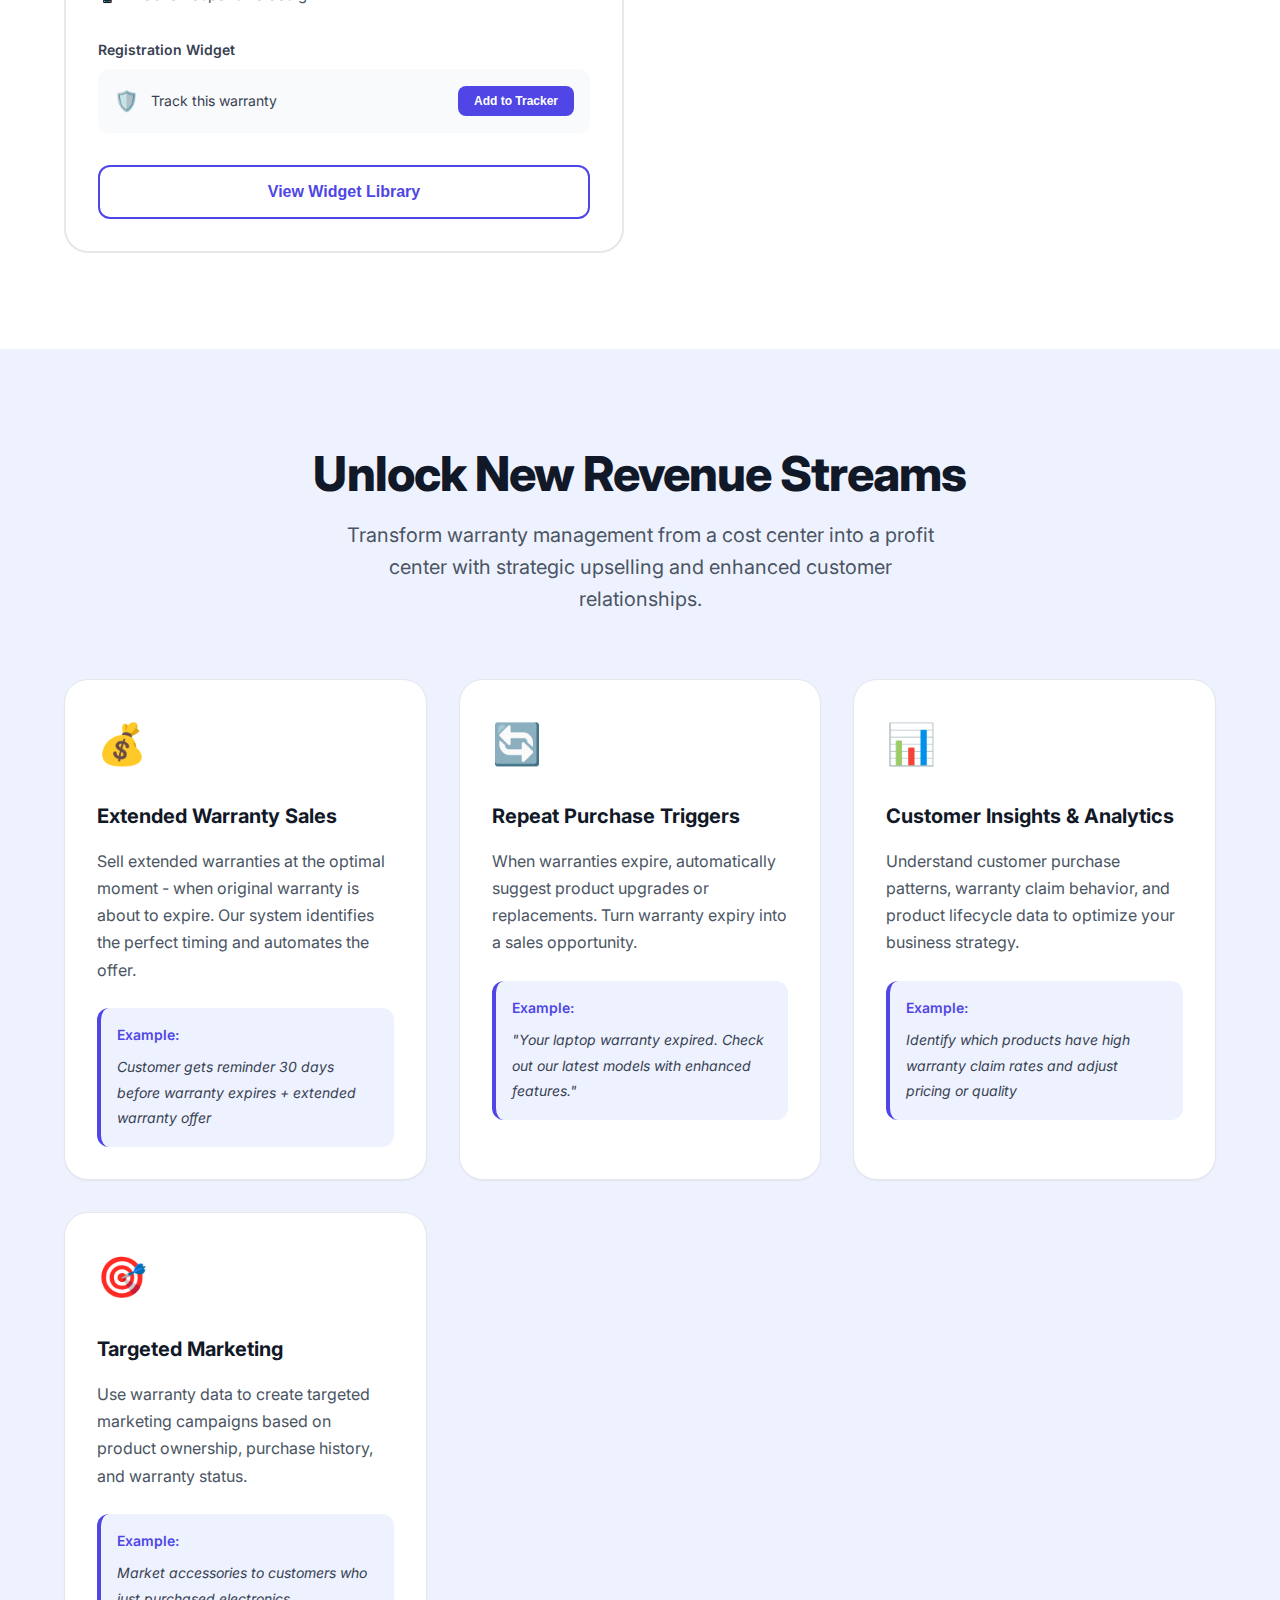
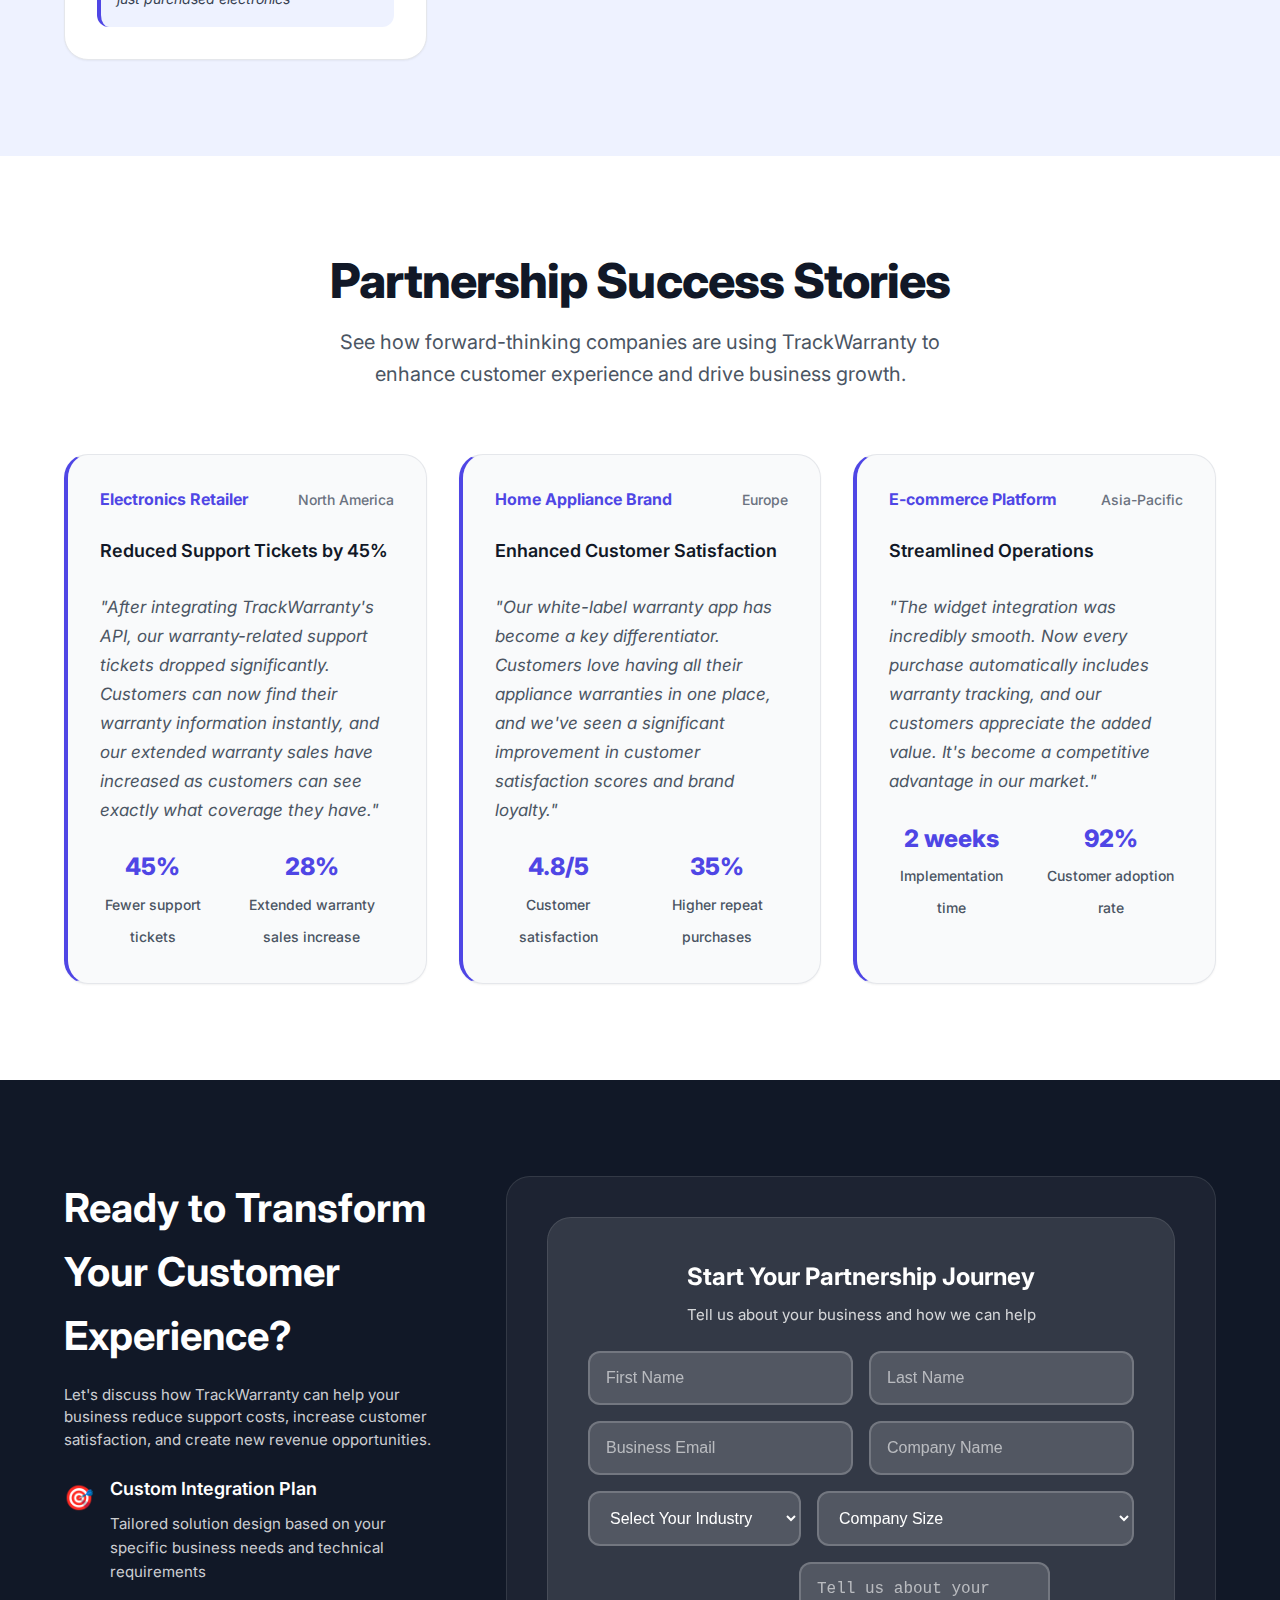
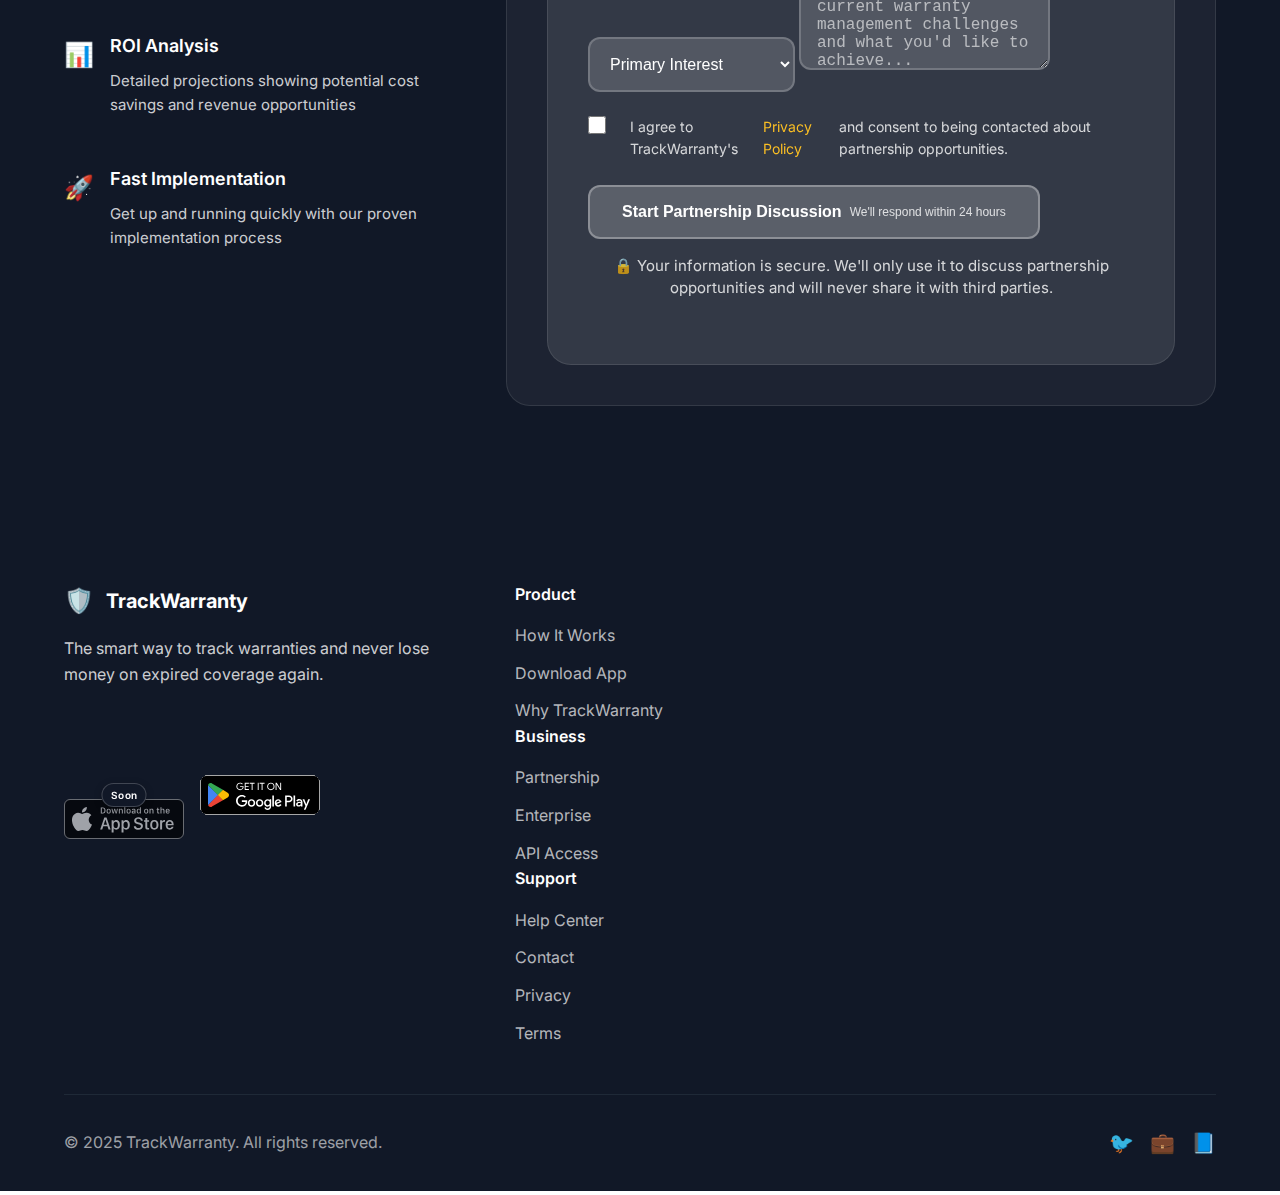
<file: partnership.html>
<!DOCTYPE html>
<html lang="en">
<head>
    <!-- Google tag (gtag.js) -->
    <script async src="https://www.googletagmanager.com/gtag/js?id=G-BJLWPKL409"></script>
    <script>
    window.dataLayer = window.dataLayer || [];
    function gtag(){dataLayer.push(arguments);}
    gtag('js', new Date());

    gtag('config', 'G-BJLWPKL409');
    </script>
    <meta charset="UTF-8">
    <meta name="viewport" content="width=device-width, initial-scale=1.0">
    <title>Partnership Program - Transform Customer Experience | TrackWarranty</title>
    <meta name="description" content="Partner with TrackWarranty to revolutionize warranty management. API integration, seamless warranty registration, extended warranty sales, and enhanced customer satisfaction.">
    <meta name="keywords" content="warranty management partnership, API integration, extended warranty sales, customer experience, warranty registration automation">
    
    <!-- Open Graph -->
    <meta property="og:title" content="Partnership Program - Transform Customer Experience">
    <meta property="og:description" content="Partner with TrackWarranty for seamless warranty management, API integration, and enhanced customer satisfaction.">
    <meta property="og:image" content="https://trackwarranty.app/og-partnership.png">
    <meta property="og:url" content="https://trackwarranty.app/partnership.html">
    <meta property="og:type" content="website">
    
    <link rel="stylesheet" href="styles.css">
    <link rel="icon" type="image/x-icon" href="favicon.ico">
    <link rel="canonical" href="https://trackwarranty.app/partnership.html">
    
    <!-- Fonts -->
    <link href="https://fonts.googleapis.com/css2?family=Inter:wght@300;400;500;600;700;800;900&display=swap" rel="stylesheet">
</head>
<body>
    <!-- Navigation -->
    <nav class="navbar">
        <div class="nav-container">
            <div class="nav-logo">
                <a href="index.html">
                    <span class="logo-icon">🛡️</span>
                    <span class="logo-text">TrackWarranty</span>
                </a>
            </div>
            <div class="nav-menu">
                <a href="index.html" class="nav-link">Home</a>
                <a href="#why-partner" class="nav-link">Why Partner</a>
                <a href="#solutions" class="nav-link">Solutions</a>
                <a href="#contact" class="nav-link nav-cta">Get Started</a>
            </div>
            <div class="nav-toggle">
                <span></span>
                <span></span>
                <span></span>
            </div>
        </div>
    </nav>

    <!-- Hero Section -->
    <section class="partnership-hero">
        <div class="container">
            <div class="partnership-hero-content">
                <div class="hero-badge">
                    <span class="badge-text">🤝 Partnership Program</span>
                </div>
                
                <h1 class="hero-title">
                    Turn Warranty Frustration Into<br>
                    <span class="highlight-text">Customer Delight</span>
                </h1>
                
                <p class="hero-subtitle">
                    Your customers are losing money on expired warranties and getting frustrated with 
                    warranty claims. Partner with TrackWarranty to transform this pain point into a 
                    competitive advantage that builds loyalty and creates new revenue streams.
                </p>

                <div class="partnership-value-props">
                    <div class="value-prop-item">
                        <div class="prop-icon">📈</div>
                        <div class="prop-content">
                            <h4>Increase Customer Satisfaction</h4>
                            <p>Help customers never lose warranty coverage again</p>
                        </div>
                    </div>
                    <div class="value-prop-item">
                        <div class="prop-icon">💰</div>
                        <div class="prop-content">
                            <h4>New Revenue Channel</h4>
                            <p>Sell extended warranties at optimal times</p>
                        </div>
                    </div>
                    <div class="value-prop-item">
                        <div class="prop-icon">🎯</div>
                        <div class="prop-content">
                            <h4>Reduce Support Costs</h4>
                            <p>Fewer warranty-related support tickets</p>
                        </div>
                    </div>
                </div>

                <div class="hero-cta">
                    <button class="btn btn-primary" onclick="scrollToContact()">
                        <span class="btn-text">Start Partnership</span>
                        <span class="btn-subtext">Custom integration available</span>
                    </button>
                    <button class="btn btn-secondary" onclick="scrollToSolutions()">
                        <span class="btn-text">Explore Solutions</span>
                        <span class="btn-subtext">See integration options</span>
                    </button>
                </div>
            </div>
            
            <div class="partnership-hero-visual">
                <div class="integration-preview">
                    <div class="customer-journey">
                        <div class="journey-step">
                            <div class="step-icon">🛒</div>
                            <div class="step-label">Customer Purchase</div>
                        </div>
                        <div class="journey-arrow">→</div>
                        <div class="journey-step">
                            <div class="step-icon">🔗</div>
                            <div class="step-label">API Integration</div>
                        </div>
                        <div class="journey-arrow">→</div>
                        <div class="journey-step">
                            <div class="step-icon">📱</div>
                            <div class="step-label">Auto-Registration</div>
                        </div>
                        <div class="journey-arrow">→</div>
                        <div class="journey-step">
                            <div class="step-icon">😊</div>
                            <div class="step-label">Happy Customer</div>
                        </div>
                    </div>
                    
                    <div class="integration-benefits">
                        <div class="benefit-bubble">
                            <span class="benefit-icon">🔔</span>
                            <span class="benefit-text">Smart Reminders</span>
                        </div>
                        <div class="benefit-bubble">
                            <span class="benefit-icon">💳</span>
                            <span class="benefit-text">Extended Warranty Upsells</span>
                        </div>
                        <div class="benefit-bubble">
                            <span class="benefit-icon">📊</span>
                            <span class="benefit-text">Customer Insights</span>
                        </div>
                    </div>
                </div>
            </div>
        </div>
    </section>

    <!-- Problem & Solution Section -->
    <section id="why-partner" class="problem-solution-section">
        <div class="container">
            <div class="section-header">
                <h2>The Warranty Problem Your Customers Face</h2>
                <p class="section-subtitle">
                    Every day, your customers lose money because of poor warranty management. 
                    This creates frustration, reduces loyalty, and generates support tickets.
                </p>
            </div>

            <div class="problem-solution-grid">
                <div class="problem-side">
                    <h3>Customer Pain Points</h3>
                    <div class="pain-points">
                        <div class="pain-point">
                            <div class="pain-icon">😤</div>
                            <div class="pain-content">
                                <h4>Lost Warranty Cards</h4>
                                <p>Customers lose physical warranty cards and digital receipts, leading to denied claims.</p>
                            </div>
                        </div>
                        <div class="pain-point">
                            <div class="pain-icon">📞</div>
                            <div class="pain-content">
                                <h4>Support Overload</h4>
                                <p>"I can't find my receipt" calls flood your support team, increasing costs.</p>
                            </div>
                        </div>
                        <div class="pain-point">
                            <div class="pain-icon">💸</div>
                            <div class="pain-content">
                                <h4>Missed Opportunities</h4>
                                <p>Customers don't buy extended warranties because they can't track what they have.</p>
                            </div>
                        </div>
                        <div class="pain-point">
                            <div class="pain-icon">😞</div>
                            <div class="pain-content">
                                <h4>Brand Frustration</h4>
                                <p>Poor warranty experience damages your brand reputation and customer loyalty.</p>
                            </div>
                        </div>
                    </div>
                </div>

                <div class="solution-side">
                    <h3>TrackWarranty Solution</h3>
                    <div class="solution-points">
                        <div class="solution-point">
                            <div class="solution-icon">✅</div>
                            <div class="solution-content">
                                <h4>Automatic Registration</h4>
                                <p>Every purchase automatically registers in the customer's warranty tracker via API.</p>
                            </div>
                        </div>
                        <div class="solution-point">
                            <div class="solution-icon">✅</div>
                            <div class="solution-content">
                                <h4>Self-Service Portal</h4>
                                <p>Customers access warranty info instantly, reducing support ticket volume.</p>
                            </div>
                        </div>
                        <div class="solution-point">
                            <div class="solution-icon">✅</div>
                            <div class="solution-content">
                                <h4>Smart Upselling</h4>
                                <p>Proactive extended warranty offers before original warranty expires.</p>
                            </div>
                        </div>
                        <div class="solution-point">
                            <div class="solution-icon">✅</div>
                            <div class="solution-content">
                                <h4>Brand Enhancement</h4>
                                <p>Position your brand as customer-first with superior warranty experience.</p>
                            </div>
                        </div>
                    </div>
                </div>
            </div>
        </div>
    </section>

    <!-- Integration Solutions -->
    <section id="solutions" class="integration-solutions">
        <div class="container">
            <div class="section-header">
                <h2>Seamless Integration Solutions</h2>
                <p class="section-subtitle">
                    Choose the integration approach that fits your business model and technical requirements.
                </p>
            </div>

            <div class="solutions-grid">
                <!-- API Integration -->
                <div class="solution-card featured">
                    <div class="solution-header">
                        <div class="solution-icon">🔗</div>
                        <div class="solution-badge">Most Popular</div>
                    </div>
                    <h3>API Integration</h3>
                    <p class="solution-description">
                        Connect your e-commerce platform, POS system, or CRM directly to TrackWarranty. 
                        Automatic warranty registration with every purchase.
                    </p>
                    
                    <div class="solution-features">
                        <h4>Key Features:</h4>
                        <div class="feature-list">
                            <div class="feature-item">
                                <span class="feature-icon">⚡</span>
                                <span>Real-time warranty registration</span>
                            </div>
                            <div class="feature-item">
                                <span class="feature-icon">🔄</span>
                                <span>Bidirectional data sync</span>
                            </div>
                            <div class="feature-item">
                                <span class="feature-icon">📊</span>
                                <span>Customer warranty analytics</span>
                            </div>
                            <div class="feature-item">
                                <span class="feature-icon">🔔</span>
                                <span>Automated reminder system</span>
                            </div>
                            <div class="feature-item">
                                <span class="feature-icon">💳</span>
                                <span>Extended warranty upsell triggers</span>
                            </div>
                        </div>
                    </div>

                    <div class="integration-flow">
                        <h4>How It Works:</h4>
                        <div class="flow-steps">
                            <div class="flow-step">
                                <span class="step-number">1</span>
                                <span class="step-text">Customer completes purchase</span>
                            </div>
                            <div class="flow-step">
                                <span class="step-number">2</span>
                                <span class="step-text">Your system calls our API</span>
                            </div>
                            <div class="flow-step">
                                <span class="step-number">3</span>
                                <span class="step-text">Warranty auto-registered</span>
                            </div>
                            <div class="flow-step">
                                <span class="step-number">4</span>
                                <span class="step-text">Customer gets confirmation</span>
                            </div>
                        </div>
                    </div>

                    <div class="solution-cta">
                        <button class="btn btn-solution" onclick="showIntegrationModal('api')">
                            Get API Documentation
                        </button>
                    </div>
                </div>

                <!-- White Label Solution -->
                <div class="solution-card">
                    <div class="solution-header">
                        <div class="solution-icon">🎨</div>
                    </div>
                    <h3>White Label Platform</h3>
                    <p class="solution-description">
                        Launch your own branded warranty management solution powered by our technology. 
                        Complete customization with your branding and user experience.
                    </p>
                    
                    <div class="solution-features">
                        <h4>What You Get:</h4>
                        <div class="feature-list">
                            <div class="feature-item">
                                <span class="feature-icon">🎨</span>
                                <span>Fully branded mobile apps</span>
                            </div>
                            <div class="feature-item">
                                <span class="feature-icon">🌐</span>
                                <span>Custom domain web portal</span>
                            </div>
                            <div class="feature-item">
                                <span class="feature-icon">⚙️</span>
                                <span>Custom warranty workflows</span>
                            </div>
                            <div class="feature-item">
                                <span class="feature-icon">📈</span>
                                <span>Advanced analytics dashboard</span>
                            </div>
                            <div class="feature-item">
                                <span class="feature-icon">🔧</span>
                                <span>Ongoing technical support</span>
                            </div>
                        </div>
                    </div>

                    <div class="white-label-preview">
                        <div class="app-mockup">
                            <div class="mockup-header">
                                <span class="brand-placeholder">Your Brand</span>
                                <span class="warranty-text">Warranty Tracker</span>
                            </div>
                            <div class="mockup-content">
                                <div class="warranty-item-preview">
                                    <div class="item-icon">📱</div>
                                    <div class="item-info">
                                        <div class="item-name">Customer Product</div>
                                        <div class="item-status">Protected until 2026</div>
                                    </div>
                                    <div class="item-badge">Active</div>
                                </div>
                            </div>
                        </div>
                    </div>

                    <div class="solution-cta">
                        <button class="btn btn-solution-secondary" onclick="showIntegrationModal('whitelabel')">
                            See White Label Demo
                        </button>
                    </div>
                </div>

                <!-- Embedded Widgets -->
                <div class="solution-card">
                    <div class="solution-header">
                        <div class="solution-icon">🧩</div>
                    </div>
                    <h3>Embedded Widgets</h3>
                    <p class="solution-description">
                        Add warranty tracking capabilities to your existing website or app with 
                        lightweight, customizable widgets. Quick implementation, no complex integration.
                    </p>
                    
                    <div class="solution-features">
                        <h4>Widget Options:</h4>
                        <div class="feature-list">
                            <div class="feature-item">
                                <span class="feature-icon">🛒</span>
                                <span>Checkout warranty registration</span>
                            </div>
                            <div class="feature-item">
                                <span class="feature-icon">🔍</span>
                                <span>Warranty lookup widget</span>
                            </div>
                            <div class="feature-item">
                                <span class="feature-icon">📊</span>
                                <span>Customer warranty dashboard</span>
                            </div>
                            <div class="feature-item">
                                <span class="feature-icon">🎨</span>
                                <span>Customizable styling</span>
                            </div>
                            <div class="feature-item">
                                <span class="feature-icon">📱</span>
                                <span>Mobile-responsive design</span>
                            </div>
                        </div>
                    </div>

                    <div class="widget-examples">
                        <div class="widget-example">
                            <div class="widget-title">Registration Widget</div>
                            <div class="widget-preview">
                                <div class="widget-content">
                                    <span class="widget-icon">🛡️</span>
                                    <span class="widget-text">Track this warranty</span>
                                    <button class="widget-btn">Add to Tracker</button>
                                </div>
                            </div>
                        </div>
                    </div>

                    <div class="solution-cta">
                        <button class="btn btn-solution-secondary" onclick="showIntegrationModal('widgets')">
                            View Widget Library
                        </button>
                    </div>
                </div>
            </div>
        </div>
    </section>

    <!-- Revenue Opportunities -->
    <section class="revenue-opportunities">
        <div class="container">
            <div class="section-header">
                <h2>Unlock New Revenue Streams</h2>
                <p class="section-subtitle">
                    Transform warranty management from a cost center into a profit center with 
                    strategic upselling and enhanced customer relationships.
                </p>
            </div>

            <div class="revenue-grid">
                <div class="revenue-card">
                    <div class="revenue-icon">💰</div>
                    <h3>Extended Warranty Sales</h3>
                    <p>Sell extended warranties at the optimal moment - when original warranty is about to expire. Our system identifies the perfect timing and automates the offer.</p>
                    <div class="revenue-example">
                        <span class="example-label">Example:</span>
                        <span class="example-text">Customer gets reminder 30 days before warranty expires + extended warranty offer</span>
                    </div>
                </div>

                <div class="revenue-card">
                    <div class="revenue-icon">🔄</div>
                    <h3>Repeat Purchase Triggers</h3>
                    <p>When warranties expire, automatically suggest product upgrades or replacements. Turn warranty expiry into a sales opportunity.</p>
                    <div class="revenue-example">
                        <span class="example-label">Example:</span>
                        <span class="example-text">"Your laptop warranty expired. Check out our latest models with enhanced features."</span>
                    </div>
                </div>

                <div class="revenue-card">
                    <div class="revenue-icon">📊</div>
                    <h3>Customer Insights & Analytics</h3>
                    <p>Understand customer purchase patterns, warranty claim behavior, and product lifecycle data to optimize your business strategy.</p>
                    <div class="revenue-example">
                        <span class="example-label">Example:</span>
                        <span class="example-text">Identify which products have high warranty claim rates and adjust pricing or quality</span>
                    </div>
                </div>

                <div class="revenue-card">
                    <div class="revenue-icon">🎯</div>
                    <h3>Targeted Marketing</h3>
                    <p>Use warranty data to create targeted marketing campaigns based on product ownership, purchase history, and warranty status.</p>
                    <div class="revenue-example">
                        <span class="example-label">Example:</span>
                        <span class="example-text">Market accessories to customers who just purchased electronics</span>
                    </div>
                </div>
            </div>
        </div>
    </section>

    <!-- Success Stories -->
    <section class="success-stories">
        <div class="container">
            <div class="section-header">
                <h2>Partnership Success Stories</h2>
                <p class="section-subtitle">
                    See how forward-thinking companies are using TrackWarranty to enhance 
                    customer experience and drive business growth.
                </p>
            </div>

            <div class="stories-grid">
                <div class="story-card">
                    <div class="story-header">
                        <div class="story-company">Electronics Retailer</div>
                        <div class="story-location">North America</div>
                    </div>
                    <div class="story-content">
                        <h4>Reduced Support Tickets by 45%</h4>
                        <blockquote>
                            "After integrating TrackWarranty's API, our warranty-related support tickets dropped 
                            significantly. Customers can now find their warranty information instantly, and our 
                            extended warranty sales have increased as customers can see exactly what coverage they have."
                        </blockquote>
                    </div>
                    <div class="story-results">
                        <div class="result-metric">
                            <span class="metric-value">45%</span>
                            <span class="metric-label">Fewer support tickets</span>
                        </div>
                        <div class="result-metric">
                            <span class="metric-value">28%</span>
                            <span class="metric-label">Extended warranty sales increase</span>
                        </div>
                    </div>
                </div>

                <div class="story-card">
                    <div class="story-header">
                        <div class="story-company">Home Appliance Brand</div>
                        <div class="story-location">Europe</div>
                    </div>
                    <div class="story-content">
                        <h4>Enhanced Customer Satisfaction</h4>
                        <blockquote>
                            "Our white-label warranty app has become a key differentiator. Customers love having 
                            all their appliance warranties in one place, and we've seen a significant improvement 
                            in customer satisfaction scores and brand loyalty."
                        </blockquote>
                    </div>
                    <div class="story-results">
                        <div class="result-metric">
                            <span class="metric-value">4.8/5</span>
                            <span class="metric-label">Customer satisfaction</span>
                        </div>
                        <div class="result-metric">
                            <span class="metric-value">35%</span>
                            <span class="metric-label">Higher repeat purchases</span>
                        </div>
                    </div>
                </div>

                <div class="story-card">
                    <div class="story-header">
                        <div class="story-company">E-commerce Platform</div>
                        <div class="story-location">Asia-Pacific</div>
                    </div>
                    <div class="story-content">
                        <h4>Streamlined Operations</h4>
                        <blockquote>
                            "The widget integration was incredibly smooth. Now every purchase automatically 
                            includes warranty tracking, and our customers appreciate the added value. It's 
                            become a competitive advantage in our market."
                        </blockquote>
                    </div>
                    <div class="story-results">
                        <div class="result-metric">
                            <span class="metric-value">2 weeks</span>
                            <span class="metric-label">Implementation time</span>
                        </div>
                        <div class="result-metric">
                            <span class="metric-value">92%</span>
                            <span class="metric-label">Customer adoption rate</span>
                        </div>
                    </div>
                </div>
            </div>
        </div>
    </section>

    <!-- Contact Section -->
    <section id="contact" class="partnership-contact">
        <div class="container">
            <div class="contact-content">
                <div class="contact-text">
                    <h2>Ready to Transform Your Customer Experience?</h2>
                    <p class="contact-subtitle">
                        Let's discuss how TrackWarranty can help your business reduce support costs, 
                        increase customer satisfaction, and create new revenue opportunities.
                    </p>
                    
                    <div class="contact-benefits">
                        <div class="contact-benefit">
                            <span class="benefit-icon">🎯</span>
                            <div class="benefit-text">
                                <h4>Custom Integration Plan</h4>
                                <p>Tailored solution design based on your specific business needs and technical requirements</p>
                            </div>
                        </div>
                        
                        <div class="contact-benefit">
                            <span class="benefit-icon">📊</span>
                            <div class="benefit-text">
                                <h4>ROI Analysis</h4>
                                <p>Detailed projections showing potential cost savings and revenue opportunities</p>
                            </div>
                        </div>
                        
                        <div class="contact-benefit">
                            <span class="benefit-icon">🚀</span>
                            <div class="benefit-text">
                                <h4>Fast Implementation</h4>
                                <p>Get up and running quickly with our proven implementation process</p>
                            </div>
                        </div>
                    </div>
                </div>
                
                <div class="contact-form-container">
                    <form class="partnership-inquiry-form" onsubmit="handlePartnershipInquiry(event)">
                        <h3>Start Your Partnership Journey</h3>
                        <p class="form-subtitle">Tell us about your business and how we can help</p>
                        
                        <div class="form-row">
                            <input type="text" name="firstName" placeholder="First Name" required>
                            <input type="text" name="lastName" placeholder="Last Name" required>
                        </div>
                        
                        <div class="form-row">
                            <input type="email" name="email" placeholder="Business Email" required>
                            <input type="text" name="company" placeholder="Company Name" required>
                        </div>
                        
                        <div class="form-row">
                            <select name="industry" required>
                                <option value="">Select Your Industry</option>
                                <option value="electronics">Consumer Electronics</option>
                                <option value="automotive">Automotive</option>
                                <option value="appliances">Home Appliances</option>
                                <option value="retail">Retail & E-commerce</option>
                                <option value="manufacturing">Manufacturing</option>
                                <option value="other">Other</option>
                            </select>
                            
                            <select name="companySize" required>
                                <option value="">Company Size</option>
                                <option value="startup">Startup (1-50 employees)</option>
                                <option value="growth">Growth Stage (51-200 employees)</option>
                                <option value="enterprise">Enterprise (200+ employees)</option>
                                <option value="large">Large Enterprise (1000+ employees)</option>
                            </select>
                        </div>
                        
                        <select name="solutionInterest" required>
                            <option value="">Primary Interest</option>
                            <option value="api">API Integration</option>
                            <option value="whitelabel">White-Label Platform</option>
                            <option value="widgets">Embedded Widgets</option>
                            <option value="custom">Custom Solution</option>
                            <option value="consultation">General Consultation</option>
                        </select>
                        
                        <textarea name="details" placeholder="Tell us about your current warranty management challenges and what you'd like to achieve..." rows="4" required></textarea>
                        
                        <div class="form-privacy">
                            <label class="checkbox-label">
                                <input type="checkbox" name="privacy" required>
                                <span class="checkmark"></span>
                                I agree to TrackWarranty's <a href="privacy.html" target="_blank">Privacy Policy</a> 
                                and consent to being contacted about partnership opportunities.
                            </label>
                        </div>
                        
                        <button type="submit" class="btn btn-primary">
                            <span class="btn-text">Start Partnership Discussion</span>
                            <span class="btn-subtext">We'll respond within 24 hours</span>
                        </button>
                        
                        <p class="form-note">
                            🔒 Your information is secure. We'll only use it to discuss partnership opportunities 
                            and will never share it with third parties.
                        </p>
                    </form>
                </div>
            </div>
        </div>
    </section>

    <!-- Footer -->
    <footer class="footer">
        <div class="container">
            <div class="footer-content">
                <div class="footer-brand">
                    <div class="footer-logo">
                        <span class="logo-icon">🛡️</span>
                        <span class="logo-text">TrackWarranty</span>
                    </div>
                    <p class="footer-tagline">
                        The smart way to track warranties and never lose money on expired coverage again.
                    </p>
                    <div class="footer-download">
                        <div class="footer-download-container">
                            <div class="download-btn-wrapper ios-coming-soon footer">
                                <img src="app-store.svg" alt="Coming Soon on App Store" height="40" class="store-badge disabled">
                                <div class="coming-soon-overlay footer">
                                    <span class="coming-soon-text">Soon</span>
                                </div>
                            </div>
                            <a href="https://play.google.com/store/apps/details?id=app.trackwarranty" target="_blank" class="footer-app-btn available">
                                <img src="playstore.svg" alt="Get it on Google Play" height="40">
                            </a>
                        </div>
                    </div>
                </div>
                
                <div class="footer-links">
                    <div class="footer-section">
                        <h4>Product</h4>
                        <ul>
                            <li><a href="index.html#solution">How It Works</a></li>
                            <li><a href="index.html#download">Download App</a></li>
                            <li><a href="index.html#problem">Why TrackWarranty</a></li>
                        </ul>
                    </div>
                    
                    <div class="footer-section">
                        <h4>Business</h4>
                        <ul>
                            <li><a href="partnership.html">Partnership</a></li>
                            <li><a href="mailto:trackwarrantyapp@gmail.com">Enterprise</a></li>
                            <li><a href="mailto:trackwarrantyapp@gmail.com">API Access</a></li>
                        </ul>
                    </div>
                    
                    <div class="footer-section">
                        <h4>Support</h4>
                        <ul>
                            <li><a href="mailto:trackwarrantyapp@gmail.com">Help Center</a></li>
                            <li><a href="mailto:trackwarrantyapp@gmail.com">Contact</a></li>
                            <li><a href="privacy.html">Privacy</a></li>
                            <li><a href="terms.html">Terms</a></li>
                        </ul>
                    </div>
                </div>
            </div>
            
            <div class="footer-bottom">
                <div class="footer-bottom-content">
                    <p>&copy; 2025 TrackWarranty. All rights reserved.</p>
                    <div class="footer-social">
                        <a href="#" aria-label="Twitter">🐦</a>
                        <a href="#" aria-label="LinkedIn">💼</a>
                        <a href="#" aria-label="Facebook">📘</a>
                    </div>
                </div>
            </div>
        </div>
    </footer>

    <!-- Integration Modal -->
    <div id="integration-modal" class="modal hidden">
        <div class="modal-content large">
            <div class="modal-header">
                <h3>Integration Information</h3>
                <button class="modal-close" onclick="closeModal('integration-modal')">&times;</button>
            </div>
            <div class="modal-body">
                <div id="modal-content-area">
                    <!-- Content will be dynamically loaded -->
                </div>
                
                <form class="integration-form" onsubmit="handleIntegrationInquiry(event)">
                    <h4>Get Started Today</h4>
                    <div class="form-row">
                        <input type="text" name="name" placeholder="Your Name" required>
                        <input type="email" name="email" placeholder="Business Email" required>
                    </div>
                    <input type="text" name="company" placeholder="Company Name" required>
                    <textarea name="requirements" placeholder="Tell us about your integration requirements..." rows="3"></textarea>
                    <button type="submit" class="btn btn-primary">Request Integration Details</button>
                </form>
            </div>
        </div>
    </div>

    <script src="script.js"></script>
    <script>
        // Partnership page specific JavaScript
        function scrollToContact() {
            document.getElementById('contact').scrollIntoView({ 
                behavior: 'smooth', 
                block: 'start' 
            });
        }

        function scrollToSolutions() {
            document.getElementById('solutions').scrollIntoView({ 
                behavior: 'smooth', 
                block: 'start' 
            });
        }

        function showIntegrationModal(type) {
            const modal = document.getElementById('integration-modal');
            const contentArea = document.getElementById('modal-content-area');
            
            let content = '';
            
            switch(type) {
                case 'api':
                    content = `
                        <h4>API Integration Details</h4>
                        <p>Our RESTful API allows seamless integration with your existing systems:</p>
                        <ul>
                            <li><strong>Endpoints:</strong> Warranty registration, customer lookup, reminder management</li>
                            <li><strong>Authentication:</strong> Secure API keys with rate limiting</li>
                            <li><strong>Data Format:</strong> JSON with comprehensive documentation</li>
                            <li><strong>Webhooks:</strong> Real-time notifications for warranty events</li>
                            <li><strong>Support:</strong> Dedicated technical support during integration</li>
                        </ul>
                    `;
                    break;
                case 'whitelabel':
                    content = `
                        <h4>White Label Platform</h4>
                        <p>Launch your own branded warranty management solution:</p>
                        <ul>
                            <li><strong>Mobile Apps:</strong> iOS and Android apps with your branding</li>
                            <li><strong>Web Portal:</strong> Custom domain with your brand identity</li>
                            <li><strong>Customization:</strong> Colors, logos, workflows, and features</li>
                            <li><strong>Analytics:</strong> Comprehensive dashboard with customer insights</li>
                            <li><strong>Maintenance:</strong> Ongoing updates and technical support</li>
                        </ul>
                    `;
                    break;
                case 'widgets':
                    content = `
                        <h4>Embedded Widgets</h4>
                        <p>Add warranty functionality to your existing website or app:</p>
                        <ul>
                            <li><strong>Registration Widget:</strong> Checkout integration for automatic warranty registration</li>
                            <li><strong>Lookup Widget:</strong> Customer self-service warranty information</li>
                            <li><strong>Dashboard Widget:</strong> Customer warranty overview and management</li>
                            <li><strong>Styling:</strong> Fully customizable to match your brand</li>
                            <li><strong>Implementation:</strong> Simple JavaScript integration</li>
                        </ul>
                    `;
                    break;
            }
            
            contentArea.innerHTML = content;
            modal.classList.remove('hidden');
            document.body.style.overflow = 'hidden';
        }

        function handlePartnershipInquiry(event) {
            event.preventDefault();
            
            const form = event.target;
            const submitButton = form.querySelector('button[type="submit"]');
            
            const originalText = submitButton.innerHTML;
            submitButton.innerHTML = '<span>Sending...</span>';
            submitButton.disabled = true;
            
            setTimeout(() => {
                form.innerHTML = `
                    <div class="form-success" style="text-align: center; padding: 3rem;">
                        <div style="font-size: 4rem; margin-bottom: 2rem;">🤝</div>
                        <h3 style="margin-bottom: 1rem; font-size: 1.5rem;">Partnership Inquiry Received!</h3>
                        <p style="margin-bottom: 2rem; font-size: 1.1rem;">
                            Thank you for your interest in partnering with TrackWarranty. 
                            Our partnerships team will review your inquiry and respond within 24 hours.
                        </p>
                        <div style="background: rgba(255,255,255,0.1); padding: 2rem; border-radius: 1rem; text-align: left; margin-bottom: 2rem;">
                            <h4 style="margin-bottom: 1rem;">What happens next?</h4>
                            <ul style="line-height: 1.8; list-style: none; padding: 0;">
                                <li style="margin-bottom: 0.5rem;">✅ Partnership specialist reviews your requirements</li>
                                <li style="margin-bottom: 0.5rem;">✅ Custom integration proposal prepared</li>
                                <li style="margin-bottom: 0.5rem;">✅ Technical consultation call scheduled</li>
                                <li>✅ Implementation timeline and next steps outlined</li>
                            </ul>
                        </div>
                        <p style="font-size: 0.9rem; opacity: 0.8;">
                            For urgent inquiries, contact us directly at 
                            <a href="mailto:trackwarrantyapp@gmail.com" style="color: #fbbf24;">trackwarrantyapp@gmail.com</a>
                        </p>
                    </div>
                `;
            }, 2000);
        }

        function handleIntegrationInquiry(event) {
            event.preventDefault();
            
            closeModal('integration-modal');
            
            // Show success notification
            const notification = document.createElement('div');
            notification.style.cssText = `
                position: fixed;
                top: 100px;
                right: 20px;
                background: #10b981;
                color: white;
                padding: 1rem 1.5rem;
                border-radius: 0.75rem;
                box-shadow: 0 10px 15px rgba(0,0,0,0.1);
                z-index: 10001;
                font-weight: 600;
                max-width: 300px;
                transform: translateX(100%);
                transition: transform 0.3s ease;
            `;
            
            notification.innerHTML = `
                <div style="display: flex; align-items: center; gap: 0.5rem;">
                    <span>✅</span>
                    <span>Integration request received! We'll send you detailed information within 24 hours.</span>
                </div>
            `;
            
            document.body.appendChild(notification);
            
            setTimeout(() => notification.style.transform = 'translateX(0)', 100);
            
            setTimeout(() => {
                notification.style.transform = 'translateX(100%)';
                setTimeout(() => {
                    if (document.body.contains(notification)) {
                        document.body.removeChild(notification);
                    }
                }, 300);
            }, 5000);
        }

        // Mobile navigation
        document.addEventListener('DOMContentLoaded', function() {
            const navToggle = document.querySelector('.nav-toggle');
            const navMenu = document.querySelector('.nav-menu');
            
            if (navToggle && navMenu) {
                navToggle.addEventListener('click', function() {
                    navMenu.classList.toggle('active');
                    navToggle.classList.toggle('active');
                });
            }
        });
    </script>
</body>
</html>
</file>
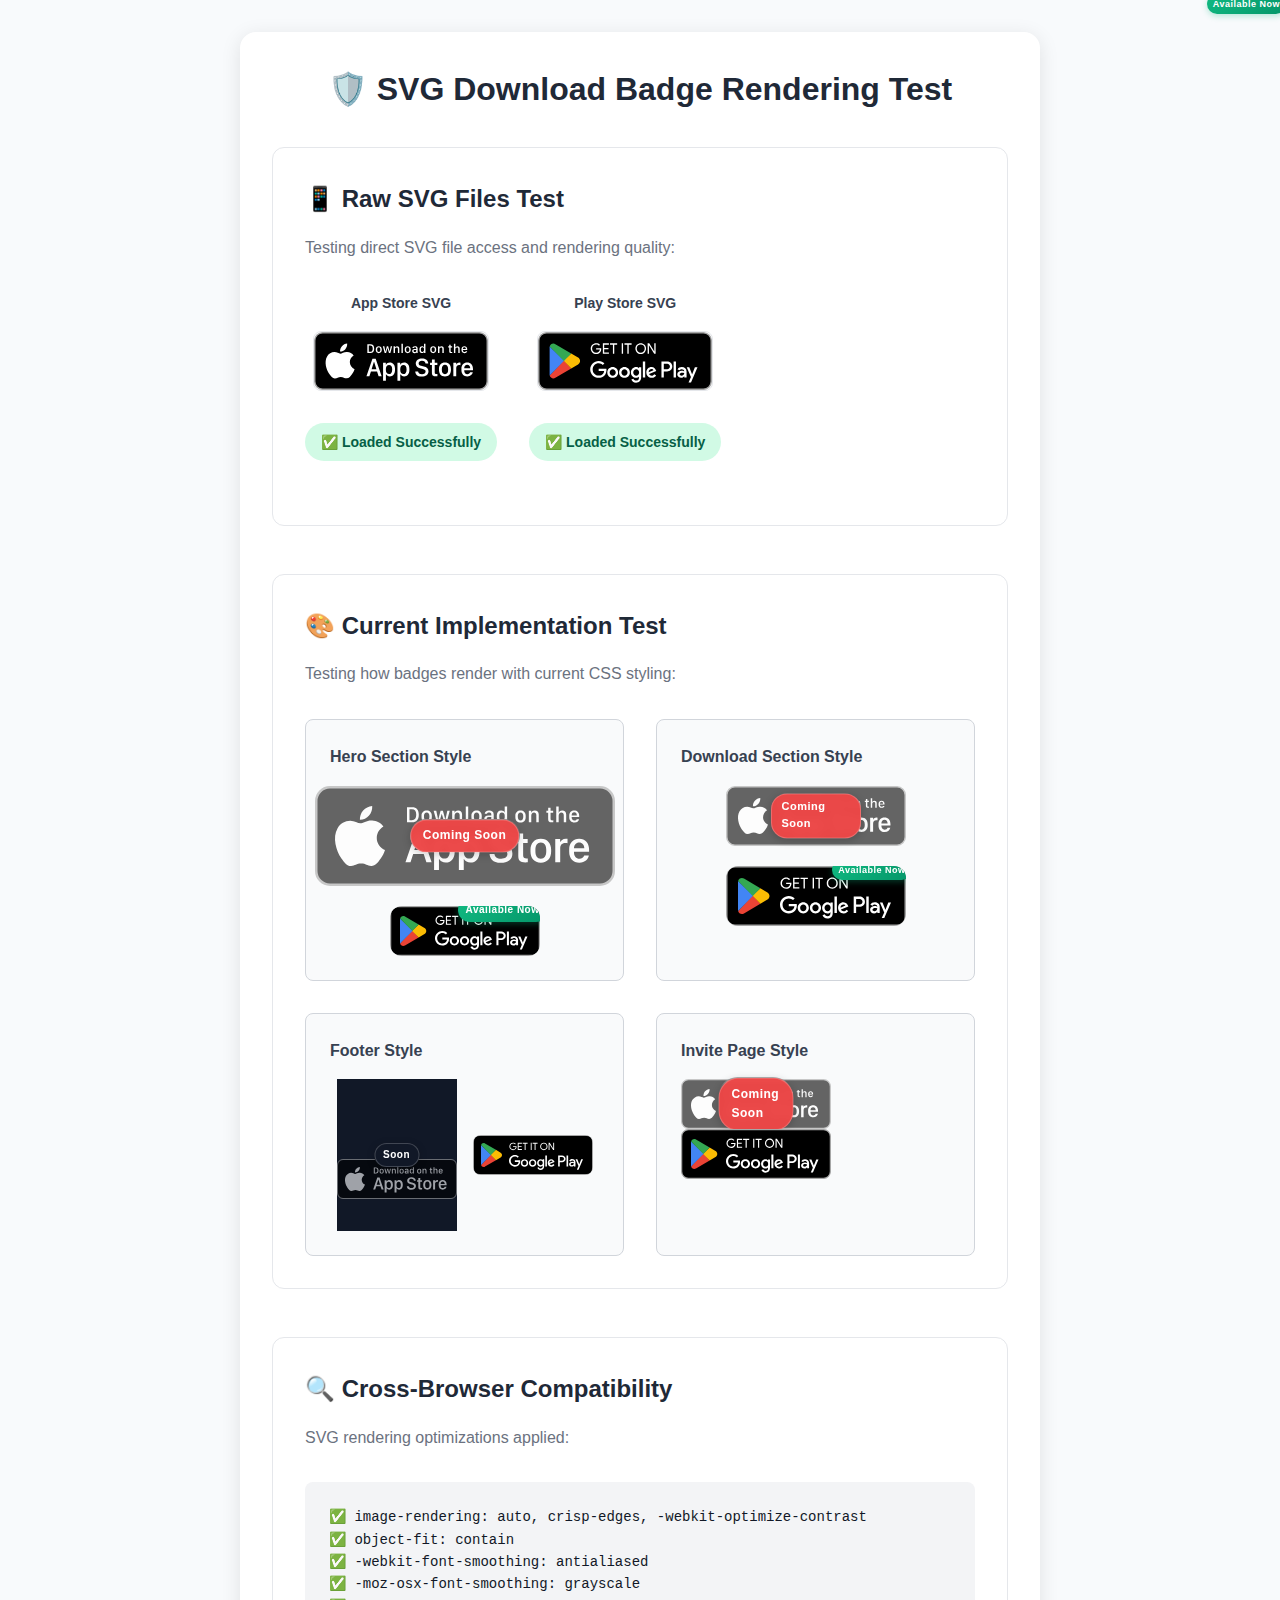
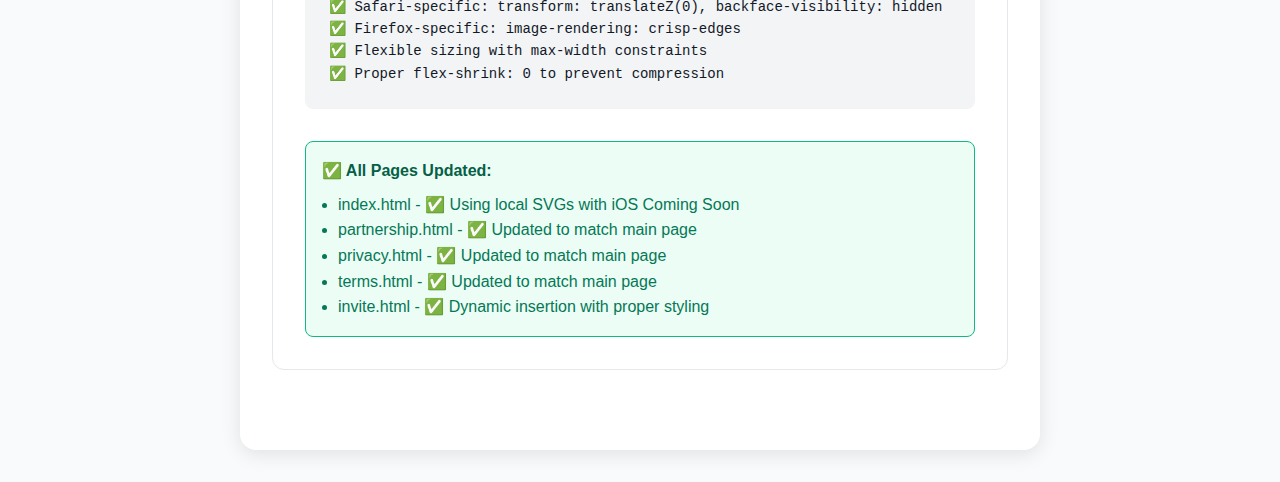
<file: svg-test.html>
<!DOCTYPE html>
<html lang="en">
<head>
    <meta charset="UTF-8">
    <meta name="viewport" content="width=device-width, initial-scale=1.0">
    <title>SVG Download Badge Test - TrackWarranty</title>
    <link rel="stylesheet" href="styles.css">
    <style>
        body {
            font-family: 'Inter', sans-serif;
            padding: 2rem;
            background: #f8fafc;
        }
        
        .test-container {
            max-width: 800px;
            margin: 0 auto;
            background: white;
            padding: 2rem;
            border-radius: 16px;
            box-shadow: 0 4px 20px rgba(0, 0, 0, 0.1);
        }
        
        .test-section {
            margin-bottom: 3rem;
            padding: 2rem;
            border: 1px solid #e5e7eb;
            border-radius: 12px;
        }
        
        .test-title {
            font-size: 1.5rem;
            font-weight: 700;
            margin-bottom: 1rem;
            color: #1f2937;
        }
        
        .badge-test {
            display: flex;
            gap: 2rem;
            align-items: center;
            flex-wrap: wrap;
            margin-bottom: 2rem;
        }
        
        .badge-group {
            display: flex;
            flex-direction: column;
            gap: 1rem;
            align-items: center;
        }
        
        .badge-label {
            font-weight: 600;
            color: #374151;
            font-size: 0.875rem;
        }
        
        .status {
            padding: 0.5rem 1rem;
            border-radius: 20px;
            font-size: 0.875rem;
            font-weight: 600;
            margin-top: 1rem;
        }
        
        .status.success {
            background: #d1fae5;
            color: #065f46;
        }
        
        .status.error {
            background: #fee2e2;
            color: #991b1b;
        }
        
        .implementation-test {
            display: grid;
            grid-template-columns: repeat(auto-fit, minmax(300px, 1fr));
            gap: 2rem;
            margin-top: 2rem;
        }
        
        .impl-card {
            padding: 1.5rem;
            border: 1px solid #d1d5db;
            border-radius: 8px;
            background: #f9fafb;
        }
        
        .impl-title {
            font-weight: 600;
            margin-bottom: 1rem;
            color: #374151;
        }
    </style>
</head>
<body>
    <div class="test-container">
        <h1 style="text-align: center; color: #1f2937; margin-bottom: 2rem;">🛡️ SVG Download Badge Rendering Test</h1>
        
        <div class="test-section">
            <h2 class="test-title">📱 Raw SVG Files Test</h2>
            <p style="color: #6b7280; margin-bottom: 2rem;">Testing direct SVG file access and rendering quality:</p>
            
            <div class="badge-test">
                <div class="badge-group">
                    <div class="badge-label">App Store SVG</div>
                    <img src="app-store.svg" alt="App Store Badge" height="60" style="border: 1px solid #e5e7eb; border-radius: 8px;">
                    <div class="status success">✅ Loaded Successfully</div>
                </div>
                
                <div class="badge-group">
                    <div class="badge-label">Play Store SVG</div>
                    <img src="playstore.svg" alt="Play Store Badge" height="60" style="border: 1px solid #e5e7eb; border-radius: 8px;">
                    <div class="status success">✅ Loaded Successfully</div>
                </div>
            </div>
        </div>
        
        <div class="test-section">
            <h2 class="test-title">🎨 Current Implementation Test</h2>
            <p style="color: #6b7280; margin-bottom: 2rem;">Testing how badges render with current CSS styling:</p>
            
            <div class="implementation-test">
                <div class="impl-card">
                    <div class="impl-title">Hero Section Style</div>
                    <div class="app-download-container">
                        <div class="download-btn-wrapper ios-coming-soon">
                            <img src="app-store.svg" alt="Coming Soon on App Store" height="100" class="store-badge disabled">
                            <div class="coming-soon-overlay">
                                <span class="coming-soon-text">Coming Soon</span>
                            </div>
                        </div>
                        <a href="#" class="hero-app-btn hover-scale available">
                            <img src="playstore.svg" alt="Get it on Google Play" height="100" class="store-badge">
                            <div class="available-badge">Available Now</div>
                        </a>
                    </div>
                </div>
                
                <div class="impl-card">
                    <div class="impl-title">Download Section Style</div>
                    <div class="download-section-container">
                        <div class="download-btn-wrapper ios-coming-soon">
                            <img src="app-store.svg" alt="Coming Soon on App Store" height="60" class="store-badge disabled">
                            <div class="coming-soon-overlay small">
                                <span class="coming-soon-text">Coming Soon</span>
                            </div>
                        </div>
                        <a href="#" class="app-store-btn available">
                            <img src="playstore.svg" alt="Get it on Google Play" height="60">
                            <div class="available-badge small">Available Now</div>
                        </a>
                    </div>
                </div>
                
                <div class="impl-card">
                    <div class="impl-title">Footer Style</div>
                    <div class="footer-download-container">
                        <div class="download-btn-wrapper ios-coming-soon footer">
                            <img src="app-store.svg" alt="Coming Soon on App Store" height="40" class="store-badge disabled">
                            <div class="coming-soon-overlay footer">
                                <span class="coming-soon-text">Soon</span>
                            </div>
                        </div>
                        <a href="#" class="footer-app-btn available">
                            <img src="playstore.svg" alt="Get it on Google Play" height="40">
                        </a>
                    </div>
                </div>
                
                <div class="impl-card">
                    <div class="impl-title">Invite Page Style</div>
                    <div class="download-buttons">
                        <div class="download-btn-wrapper ios-coming-soon">
                            <img src="app-store.svg" alt="Coming Soon on App Store" class="store-badge disabled" style="height: 50px;">
                            <div class="coming-soon-overlay">
                                <span class="coming-soon-text">Coming Soon</span>
                            </div>
                        </div>
                        <a href="#" class="download-btn available">
                            <img src="playstore.svg" alt="Get it on Google Play" style="height: 50px;">
                            <div class="available-badge small">Available Now</div>
                        </a>
                    </div>
                </div>
            </div>
        </div>
        
        <div class="test-section">
            <h2 class="test-title">🔍 Cross-Browser Compatibility</h2>
            <p style="color: #6b7280; margin-bottom: 2rem;">SVG rendering optimizations applied:</p>
            
            <div style="background: #f3f4f6; padding: 1.5rem; border-radius: 8px; font-family: monospace; font-size: 0.875rem;">
                ✅ image-rendering: auto, crisp-edges, -webkit-optimize-contrast<br>
                ✅ object-fit: contain<br>
                ✅ -webkit-font-smoothing: antialiased<br>
                ✅ -moz-osx-font-smoothing: grayscale<br>
                ✅ Safari-specific: transform: translateZ(0), backface-visibility: hidden<br>
                ✅ Firefox-specific: image-rendering: crisp-edges<br>
                ✅ Flexible sizing with max-width constraints<br>
                ✅ Proper flex-shrink: 0 to prevent compression
            </div>
            
            <div style="margin-top: 2rem; padding: 1rem; background: #ecfdf5; border: 1px solid #10b981; border-radius: 8px;">
                <strong style="color: #065f46;">✅ All Pages Updated:</strong>
                <ul style="margin: 0.5rem 0 0 1rem; color: #047857;">
                    <li>index.html - ✅ Using local SVGs with iOS Coming Soon</li>
                    <li>partnership.html - ✅ Updated to match main page</li>
                    <li>privacy.html - ✅ Updated to match main page</li>
                    <li>terms.html - ✅ Updated to match main page</li>
                    <li>invite.html - ✅ Dynamic insertion with proper styling</li>
                </ul>
            </div>
        </div>
    </div>
    
    <script>
        // Test SVG loading
        document.addEventListener('DOMContentLoaded', function() {
            const images = document.querySelectorAll('img[src$=".svg"]');
            let loadCount = 0;
            let totalImages = images.length;
            
            images.forEach(img => {
                img.addEventListener('load', function() {
                    loadCount++;
                    console.log(`✅ SVG loaded: ${this.src}`);
                    
                    if (loadCount === totalImages) {
                        console.log(`🎉 All ${totalImages} SVG files loaded successfully!`);
                    }
                });
                
                img.addEventListener('error', function() {
                    console.error(`❌ SVG failed to load: ${this.src}`);
                    
                    // Update status to error
                    const parent = this.closest('.badge-group');
                    if (parent) {
                        const status = parent.querySelector('.status');
                        if (status) {
                            status.className = 'status error';
                            status.innerHTML = '❌ Failed to Load';
                        }
                    }
                });
            });
            
            console.log(`📊 Testing ${totalImages} SVG download badges...`);
        });
    </script>
</body>
</html>
</file>
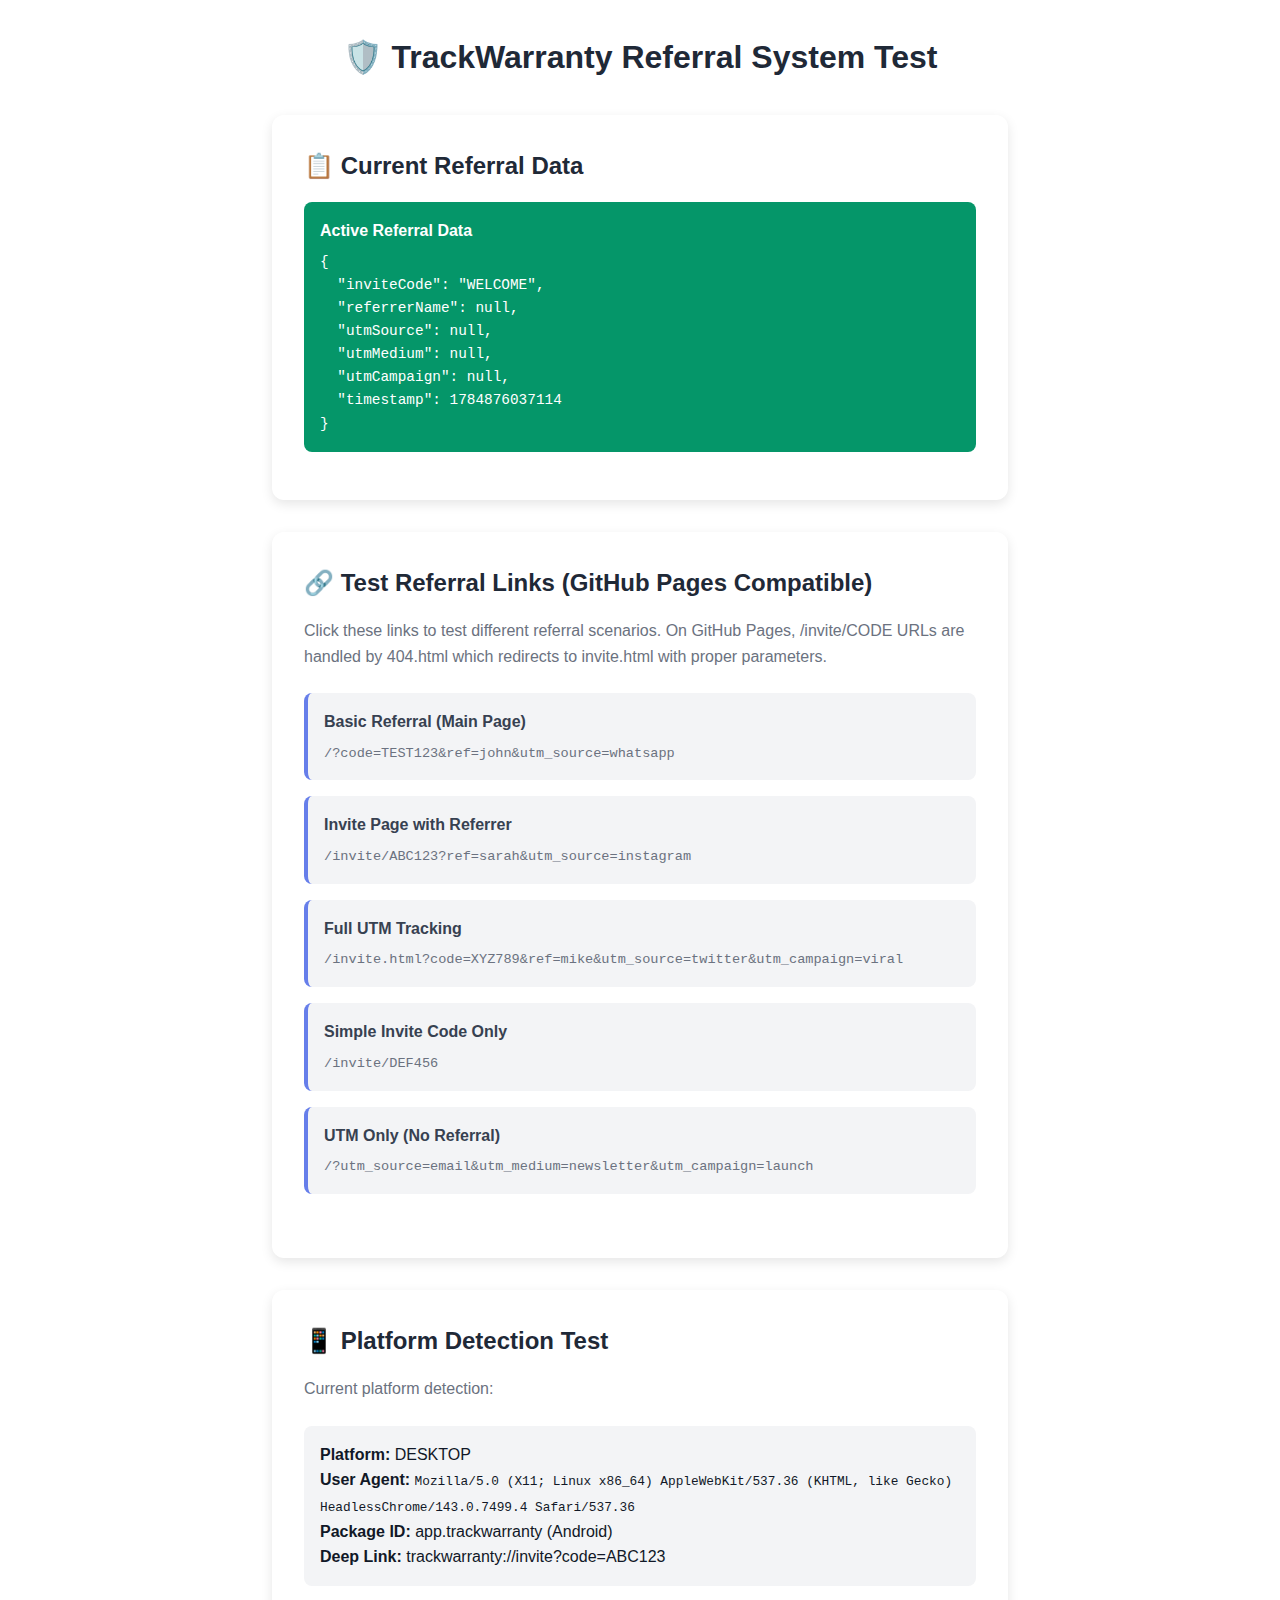
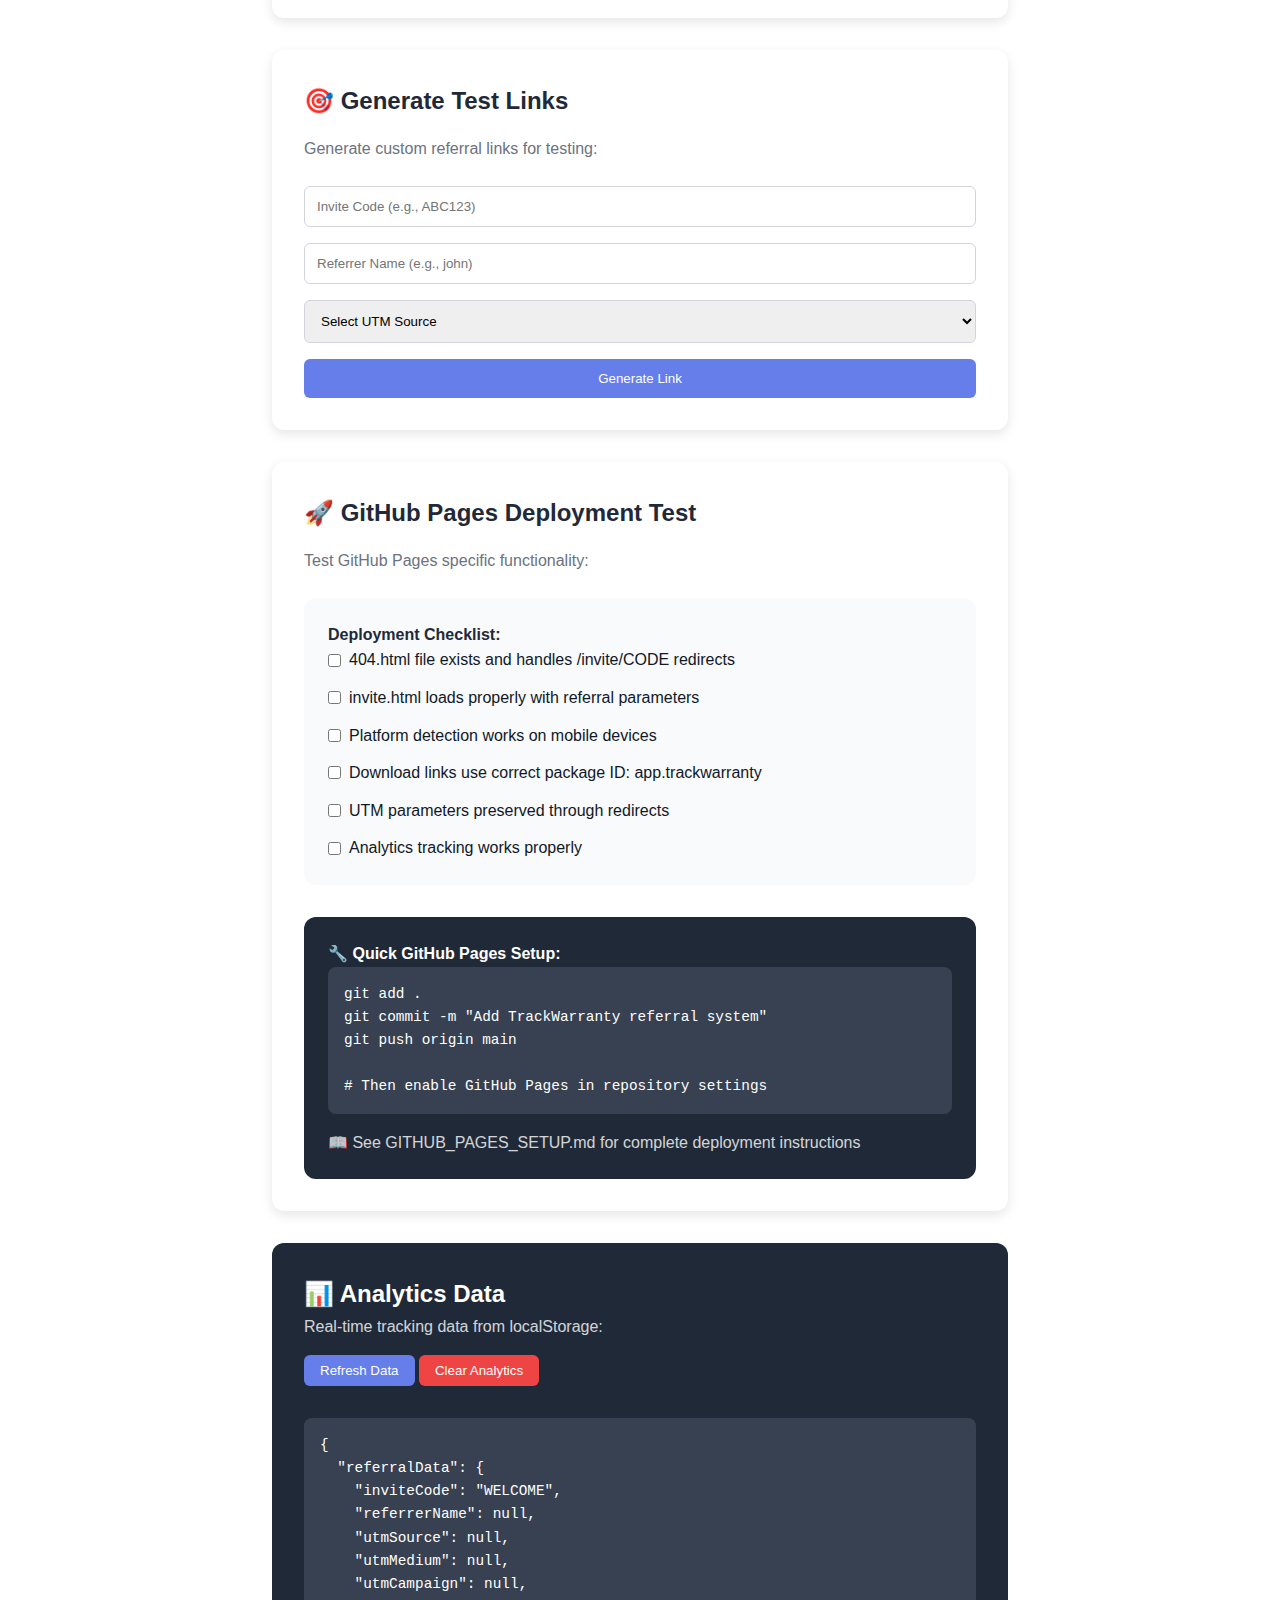
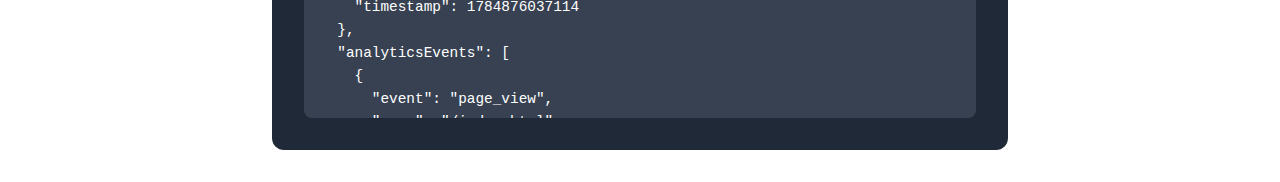
<file: test-referral.html>
<!DOCTYPE html>
<html lang="en">
<head>
    <meta charset="UTF-8">
    <meta name="viewport" content="width=device-width, initial-scale=1.0">
    <title>Referral System Test - TrackWarranty</title>
    <link rel="stylesheet" href="styles.css">
    <style>
        .test-container {
            max-width: 800px;
            margin: 0 auto;
            padding: 2rem;
            font-family: 'Inter', sans-serif;
        }
        
        .test-section {
            background: white;
            border-radius: 12px;
            padding: 2rem;
            margin-bottom: 2rem;
            box-shadow: 0 4px 12px rgba(0, 0, 0, 0.1);
        }
        
        .test-title {
            font-size: 1.5rem;
            font-weight: 700;
            margin-bottom: 1rem;
            color: #1f2937;
        }
        
        .test-description {
            color: #6b7280;
            margin-bottom: 1.5rem;
            line-height: 1.6;
        }
        
        .test-links {
            display: grid;
            gap: 1rem;
            margin-bottom: 2rem;
        }
        
        .test-link {
            display: block;
            padding: 1rem;
            background: #f3f4f6;
            border-radius: 8px;
            text-decoration: none;
            color: #374151;
            border-left: 4px solid #667eea;
            transition: all 0.2s ease;
        }
        
        .test-link:hover {
            background: #e5e7eb;
            transform: translateY(-1px);
        }
        
        .test-link-title {
            font-weight: 600;
            margin-bottom: 0.5rem;
        }
        
        .test-link-url {
            font-family: monospace;
            font-size: 0.85rem;
            color: #6b7280;
            word-break: break-all;
        }
        
        .analytics-section {
            background: #1f2937;
            color: white;
            border-radius: 12px;
            padding: 2rem;
            margin-top: 2rem;
        }
        
        .analytics-data {
            background: #374151;
            border-radius: 8px;
            padding: 1rem;
            margin-top: 1rem;
            font-family: monospace;
            font-size: 0.9rem;
            white-space: pre-wrap;
            max-height: 300px;
            overflow-y: auto;
        }
        
        .clear-btn {
            background: #ef4444;
            color: white;
            border: none;
            padding: 0.5rem 1rem;
            border-radius: 6px;
            cursor: pointer;
            margin-top: 1rem;
        }
        
        .clear-btn:hover {
            background: #dc2626;
        }
        
        .current-data {
            background: #059669;
            color: white;
            padding: 1rem;
            border-radius: 8px;
            margin-bottom: 1rem;
        }
        
        .current-data h4 {
            margin: 0 0 0.5rem 0;
        }
        
        .current-data pre {
            margin: 0;
            font-size: 0.9rem;
            overflow-x: auto;
        }
    </style>
</head>
<body>
    <div class="test-container">
        <h1 style="text-align: center; color: #1f2937; margin-bottom: 2rem;">🛡️ TrackWarranty Referral System Test</h1>
        
        <div class="test-section">
            <h2 class="test-title">📋 Current Referral Data</h2>
            <div id="currentData" class="current-data">
                <h4>No referral data detected</h4>
                <pre>Visit with referral parameters to see data here</pre>
            </div>
        </div>
        
        <div class="test-section">
            <h2 class="test-title">🔗 Test Referral Links (GitHub Pages Compatible)</h2>
            <p class="test-description">
                Click these links to test different referral scenarios. On GitHub Pages, /invite/CODE URLs 
                are handled by 404.html which redirects to invite.html with proper parameters.
            </p>
            
            <div class="test-links">
                <a href="/?code=TEST123&ref=john&utm_source=whatsapp" class="test-link">
                    <div class="test-link-title">Basic Referral (Main Page)</div>
                    <div class="test-link-url">/?code=TEST123&ref=john&utm_source=whatsapp</div>
                </a>
                
                <a href="/invite/ABC123?ref=sarah&utm_source=instagram" class="test-link">
                    <div class="test-link-title">Invite Page with Referrer</div>
                    <div class="test-link-url">/invite/ABC123?ref=sarah&utm_source=instagram</div>
                </a>
                
                <a href="/invite.html?code=XYZ789&ref=mike&utm_source=twitter&utm_campaign=viral" class="test-link">
                    <div class="test-link-title">Full UTM Tracking</div>
                    <div class="test-link-url">/invite.html?code=XYZ789&ref=mike&utm_source=twitter&utm_campaign=viral</div>
                </a>
                
                <a href="/invite/DEF456" class="test-link">
                    <div class="test-link-title">Simple Invite Code Only</div>
                    <div class="test-link-url">/invite/DEF456</div>
                </a>
                
                <a href="/?utm_source=email&utm_medium=newsletter&utm_campaign=launch" class="test-link">
                    <div class="test-link-title">UTM Only (No Referral)</div>
                    <div class="test-link-url">/?utm_source=email&utm_medium=newsletter&utm_campaign=launch</div>
                </a>
            </div>
        </div>
        
        <div class="test-section">
            <h2 class="test-title">📱 Platform Detection Test</h2>
            <p class="test-description">
                Current platform detection:
            </p>
            <div id="platformInfo" style="background: #f3f4f6; padding: 1rem; border-radius: 8px; margin-top: 1rem;">
                <strong>Platform:</strong> <span id="detectedPlatform">Detecting...</span><br>
                <strong>User Agent:</strong> <span id="userAgent" style="font-family: monospace; font-size: 0.8rem; word-break: break-all;"></span><br>
                <strong>Package ID:</strong> app.trackwarranty (Android)<br>
                <strong>Deep Link:</strong> trackwarranty://invite?code=ABC123
            </div>
        </div>
        
        <div class="test-section">
            <h2 class="test-title">🎯 Generate Test Links</h2>
            <p class="test-description">Generate custom referral links for testing:</p>
            
            <form id="linkGenerator" style="display: grid; gap: 1rem;">
                <input type="text" id="inviteCode" placeholder="Invite Code (e.g., ABC123)" style="padding: 0.75rem; border: 1px solid #d1d5db; border-radius: 6px;">
                <input type="text" id="referrerName" placeholder="Referrer Name (e.g., john)" style="padding: 0.75rem; border: 1px solid #d1d5db; border-radius: 6px;">
                <select id="utmSource" style="padding: 0.75rem; border: 1px solid #d1d5db; border-radius: 6px;">
                    <option value="">Select UTM Source</option>
                    <option value="whatsapp">WhatsApp</option>
                    <option value="instagram">Instagram</option>
                    <option value="twitter">Twitter</option>
                    <option value="email">Email</option>
                    <option value="direct">Direct</option>
                </select>
                <button type="button" onclick="generateTestLink()" style="padding: 0.75rem; background: #667eea; color: white; border: none; border-radius: 6px; cursor: pointer;">
                    Generate Link
                </button>
            </form>
            
            <div id="generatedLink" style="display: none; margin-top: 1rem; padding: 1rem; background: #ecfdf5; border: 1px solid #10b981; border-radius: 8px;">
                <strong>Generated Link:</strong><br>
                <input type="text" id="linkOutput" readonly style="width: 100%; padding: 0.5rem; margin-top: 0.5rem; font-family: monospace; border: 1px solid #d1d5db; border-radius: 4px;">
                <button onclick="copyToClipboard()" style="margin-top: 0.5rem; padding: 0.5rem 1rem; background: #10b981; color: white; border: none; border-radius: 4px; cursor: pointer;">
                    Copy Link
                </button>
            </div>
        </div>
        
        <div class="test-section">
            <h2 class="test-title">🚀 GitHub Pages Deployment Test</h2>
            <p class="test-description">
                Test GitHub Pages specific functionality:
            </p>
            
            <div style="background: #f8fafc; padding: 1.5rem; border-radius: 12px; margin-bottom: 2rem;">
                <h4 style="margin-top: 0; color: #1f2937;">Deployment Checklist:</h4>
                <div style="display: grid; gap: 0.75rem;">
                    <label style="display: flex; align-items: center; gap: 0.5rem;">
                        <input type="checkbox" id="check1">
                        <span>404.html file exists and handles /invite/CODE redirects</span>
                    </label>
                    <label style="display: flex; align-items: center; gap: 0.5rem;">
                        <input type="checkbox" id="check2">
                        <span>invite.html loads properly with referral parameters</span>
                    </label>
                    <label style="display: flex; align-items: center; gap: 0.5rem;">
                        <input type="checkbox" id="check3">
                        <span>Platform detection works on mobile devices</span>
                    </label>
                    <label style="display: flex; align-items: center; gap: 0.5rem;">
                        <input type="checkbox" id="check4">
                        <span>Download links use correct package ID: app.trackwarranty</span>
                    </label>
                    <label style="display: flex; align-items: center; gap: 0.5rem;">
                        <input type="checkbox" id="check5">
                        <span>UTM parameters preserved through redirects</span>
                    </label>
                    <label style="display: flex; align-items: center; gap: 0.5rem;">
                        <input type="checkbox" id="check6">
                        <span>Analytics tracking works properly</span>
                    </label>
                </div>
            </div>
            
            <div style="background: #1f2937; color: white; padding: 1.5rem; border-radius: 12px;">
                <h4 style="margin-top: 0;">🔧 Quick GitHub Pages Setup:</h4>
                <pre style="background: #374151; padding: 1rem; border-radius: 8px; overflow-x: auto; font-size: 0.9rem; margin: 0;">git add .
git commit -m "Add TrackWarranty referral system"
git push origin main

# Then enable GitHub Pages in repository settings</pre>
                <p style="margin-bottom: 0; opacity: 0.8; margin-top: 1rem;">
                    📖 See GITHUB_PAGES_SETUP.md for complete deployment instructions
                </p>
            </div>
        </div>
        
        <div class="analytics-section">
            <h2 style="margin-top: 0;">📊 Analytics Data</h2>
            <p style="opacity: 0.8;">Real-time tracking data from localStorage:</p>
            
            <button onclick="refreshAnalytics()" style="background: #667eea; color: white; border: none; padding: 0.5rem 1rem; border-radius: 6px; cursor: pointer; margin-bottom: 1rem;">
                Refresh Data
            </button>
            
            <button onclick="clearAnalytics()" class="clear-btn">
                Clear Analytics
            </button>
            
            <div id="analyticsData" class="analytics-data">
                Loading analytics data...
            </div>
        </div>
    </div>
    
    <script src="script.js"></script>
    <script>
        // Test page specific functions
        function updateCurrentData() {
            const referralData = getReferralData();
            const currentDataDiv = document.getElementById('currentData');
            
            if (referralData.inviteCode || referralData.referrerName || referralData.utmSource) {
                currentDataDiv.innerHTML = `
                    <h4>Active Referral Data</h4>
                    <pre>${JSON.stringify(referralData, null, 2)}</pre>
                `;
            } else {
                currentDataDiv.innerHTML = `
                    <h4>No referral data detected</h4>
                    <pre>Visit with referral parameters to see data here</pre>
                `;
            }
        }
        
        function updatePlatformInfo() {
            const platform = detectPlatform();
            const userAgent = navigator.userAgent;
            
            document.getElementById('detectedPlatform').textContent = platform.toUpperCase();
            document.getElementById('userAgent').textContent = userAgent;
        }
        
        function generateTestLink() {
            const inviteCode = document.getElementById('inviteCode').value;
            const referrerName = document.getElementById('referrerName').value;
            const utmSource = document.getElementById('utmSource').value;
            
            if (!inviteCode) {
                alert('Please enter an invite code');
                return;
            }
            
            const link = generateReferralLink(inviteCode, referrerName, utmSource);
            
            document.getElementById('linkOutput').value = link;
            document.getElementById('generatedLink').style.display = 'block';
        }
        
        function copyToClipboard() {
            const linkOutput = document.getElementById('linkOutput');
            linkOutput.select();
            document.execCommand('copy');
            alert('Link copied to clipboard!');
        }
        
        function refreshAnalytics() {
            const analytics = JSON.parse(localStorage.getItem('trackwarranty_analytics') || '[]');
            const referralData = JSON.parse(localStorage.getItem('trackwarranty_referral') || '{}');
            
            const data = {
                referralData: referralData,
                analyticsEvents: analytics.slice(-10) // Show last 10 events
            };
            
            document.getElementById('analyticsData').textContent = JSON.stringify(data, null, 2);
        }
        
        function clearAnalytics() {
            localStorage.removeItem('trackwarranty_analytics');
            localStorage.removeItem('trackwarranty_referral');
            refreshAnalytics();
            updateCurrentData();
            alert('Analytics data cleared!');
        }
        
        // Initialize test page
        document.addEventListener('DOMContentLoaded', function() {
            updateCurrentData();
            updatePlatformInfo();
            refreshAnalytics();
            
            // Refresh data every 5 seconds
            setInterval(() => {
                updateCurrentData();
                refreshAnalytics();
            }, 5000);
        });
    </script>
</body>
</html>
</file>
<file: styles.css>
/* ========================================
   TRACKWARRANTY - PREMIUM DESIGN SYSTEM
   ======================================== */

/* CSS Reset & Base */
* {
    margin: 0;
    padding: 0;
    box-sizing: border-box;
}

:root {
    /* Brand Colors */
    --primary-600: #4f46e5;
    --primary-700: #4338ca;
    --primary-50: #eef2ff;
    --primary-100: #e0e7ff;
    
    /* Semantic Colors */
    --success-500: #10b981;
    --success-50: #ecfdf5;
    --warning-500: #f59e0b;
    --warning-50: #fffbeb;
    --error-500: #ef4444;
    --error-50: #fef2f2;
    
    /* Neutral Colors */
    --gray-900: #111827;
    --gray-800: #1f2937;
    --gray-700: #374151;
    --gray-600: #4b5563;
    --gray-500: #6b7280;
    --gray-400: #9ca3af;
    --gray-300: #d1d5db;
    --gray-200: #e5e7eb;
    --gray-100: #f3f4f6;
    --gray-50: #f9fafb;
    
    /* Typography */
    --font-family: 'Inter', -apple-system, BlinkMacSystemFont, 'Segoe UI', Roboto, sans-serif;
    --font-mono: 'SF Mono', 'Monaco', 'Cascadia Code', 'Roboto Mono', monospace;
    
    /* Spacing Scale */
    --space-1: 0.25rem;
    --space-2: 0.5rem;
    --space-3: 0.75rem;
    --space-4: 1rem;
    --space-5: 1.25rem;
    --space-6: 1.5rem;
    --space-8: 2rem;
    --space-10: 2.5rem;
    --space-12: 3rem;
    --space-16: 4rem;
    --space-20: 5rem;
    --space-24: 6rem;
    
    /* Shadows */
    --shadow-sm: 0 1px 2px 0 rgba(0, 0, 0, 0.05);
    --shadow-md: 0 4px 6px -1px rgba(0, 0, 0, 0.1), 0 2px 4px -1px rgba(0, 0, 0, 0.06);
    --shadow-lg: 0 10px 15px -3px rgba(0, 0, 0, 0.1), 0 4px 6px -2px rgba(0, 0, 0, 0.05);
    --shadow-xl: 0 20px 25px -5px rgba(0, 0, 0, 0.1), 0 10px 10px -5px rgba(0, 0, 0, 0.04);
    
    /* Border Radius */
    --radius-sm: 0.375rem;
    --radius-md: 0.5rem;
    --radius-lg: 0.75rem;
    --radius-xl: 1rem;
    --radius-2xl: 1.5rem;
    
    /* Animations */
    --transition-fast: 150ms cubic-bezier(0.4, 0, 0.2, 1);
    --transition-base: 200ms cubic-bezier(0.4, 0, 0.2, 1);
    --transition-slow: 300ms cubic-bezier(0.4, 0, 0.2, 1);
}

html {
    scroll-behavior: smooth;
    font-size: 16px;
}

body {
    font-family: var(--font-family);
    line-height: 1.6;
    color: var(--gray-900);
    background-color: white;
    -webkit-font-smoothing: antialiased;
    -moz-osx-font-smoothing: grayscale;
}

/* Typography Scale */
.text-xs { font-size: 0.75rem; line-height: 1rem; }
.text-sm { font-size: 0.875rem; line-height: 1.25rem; }
.text-base { font-size: 1rem; line-height: 1.5rem; }
.text-lg { font-size: 1.125rem; line-height: 1.75rem; }
.text-xl { font-size: 1.25rem; line-height: 1.75rem; }
.text-2xl { font-size: 1.5rem; line-height: 2rem; }
.text-3xl { font-size: 1.875rem; line-height: 2.25rem; }
.text-4xl { font-size: 2.25rem; line-height: 2.5rem; }
.text-5xl { font-size: 3rem; line-height: 1; }
.text-6xl { font-size: 3.75rem; line-height: 1; }

/* Container */
.container {
    max-width: 1200px;
    margin: 0 auto;
    padding: 0 var(--space-6);
}

/* ========================================
   NAVIGATION
   ======================================== */

.navbar {
    position: fixed;
    top: 0;
    left: 0;
    right: 0;
    background: rgba(255, 255, 255, 0.95);
    backdrop-filter: blur(20px);
    border-bottom: 1px solid var(--gray-200);
    z-index: 1000;
    transition: var(--transition-base);
}

.nav-container {
    display: flex;
    align-items: center;
    justify-content: space-between;
    height: 80px;
    max-width: 1200px;
    margin: 0 auto;
    padding: 0 var(--space-6);
}

.nav-logo {
    display: flex;
    align-items: center;
    gap: var(--space-3);
    font-weight: 700;
    font-size: 1.25rem;
    color: var(--gray-900);
    text-decoration: none;
}

.logo-icon {
    font-size: 1.5rem;
}

.nav-menu {
    display: flex;
    align-items: center;
    gap: var(--space-8);
}

.nav-link {
    color: var(--gray-600);
    text-decoration: none;
    font-weight: 500;
    font-size: 0.9375rem;
    transition: var(--transition-fast);
    position: relative;
}

.nav-link:hover {
    color: var(--gray-900);
}

.nav-cta {
    background: var(--primary-600);
    color: white !important;
    padding: var(--space-3) var(--space-6);
    border-radius: var(--radius-lg);
    transition: var(--transition-fast);
}

.nav-cta:hover {
    background: var(--primary-700);
    transform: translateY(-1px);
}

.nav-toggle {
    display: none;
    flex-direction: column;
    cursor: pointer;
    gap: var(--space-1);
}

.nav-toggle span {
    width: 24px;
    height: 2px;
    background: var(--gray-700);
    border-radius: 2px;
    transition: var(--transition-base);
}

/* ========================================
   HERO SECTION
   ======================================== */

.hero {
    padding: 140px 0 var(--space-24);
    background: linear-gradient(135deg, #667eea 0%, #764ba2 100%);
    position: relative;
    overflow: hidden;
}

.hero::before {
    content: '';
    position: absolute;
    top: 0;
    left: 0;
    right: 0;
    bottom: 0;
    background: linear-gradient(135deg, rgba(79, 70, 229, 0.9) 0%, rgba(139, 92, 246, 0.8) 100%);
    z-index: 1;
}

.hero-container {
    position: relative;
    z-index: 2;
    max-width: 1200px;
    margin: 0 auto;
    padding: 0 var(--space-6);
    display: grid;
    grid-template-columns: 1.2fr 1fr;
    gap: var(--space-16);
    align-items: center;
}

.hero-content {
    color: white;
}

.hero-badge {
    display: inline-flex;
    align-items: center;
    gap: var(--space-2);
    background: rgba(255, 255, 255, 0.15);
    border: 1px solid rgba(255, 255, 255, 0.2);
    padding: var(--space-2) var(--space-4);
    border-radius: 9999px;
    font-size: 0.875rem;
    font-weight: 500;
    margin-bottom: var(--space-6);
    backdrop-filter: blur(10px);
}

.badge-text {
    display: flex;
    align-items: center;
    gap: var(--space-2);
}

.hero-title {
    font-size: clamp(2.5rem, 5vw, 4rem);
    font-weight: 800;
    line-height: 1.1;
    margin-bottom: var(--space-6);
    letter-spacing: -0.02em;
}

.highlight-text {
    background: linear-gradient(135deg, #fbbf24 0%, #f59e0b 100%);
    -webkit-background-clip: text;
    -webkit-text-fill-color: transparent;
    background-clip: text;
}

.hero-subtitle {
    font-size: 1.25rem;
    line-height: 1.6;
    margin-bottom: var(--space-8);
    opacity: 0.95;
    max-width: 600px;
}

.hero-pain-points {
    display: flex;
    flex-direction: column;
    gap: var(--space-4);
    margin-bottom: var(--space-10);
}

.pain-point {
    display: flex;
    align-items: center;
    gap: var(--space-3);
    font-size: 1rem;
    opacity: 0.9;
}

.pain-icon {
    font-size: 1.25rem;
    flex-shrink: 0;
}

.hero-cta {
    margin-bottom: var(--space-8);
}

.cta-buttons {
    display: flex;
    gap: var(--space-4);
    margin-bottom: var(--space-6);
}

.cta-note {
    font-size: 0.875rem;
    opacity: 0.8;
    display: flex;
    align-items: center;
    gap: var(--space-2);
}

/* Hero Visual */
.hero-visual {
    position: relative;
    display: flex;
    justify-content: center;
    align-items: center;
}

.phone-mockup {
    width: 280px;
    height: 560px;
    background: linear-gradient(145deg, #2d3748, #4a5568);
    border-radius: 40px;
    padding: 8px;
    box-shadow: var(--shadow-xl);
    position: relative;
}

.phone-screen {
    width: 100%;
    height: 100%;
    background: #000;
    border-radius: 32px;
    overflow: hidden;
    position: relative;
}

.app-demo {
    width: 100%;
    height: 100%;
    background: linear-gradient(180deg, #1f2937 0%, #111827 100%);
    color: white;
    padding: var(--space-6);
    display: flex;
    flex-direction: column;
}

.demo-header {
    display: flex;
    justify-content: space-between;
    align-items: center;
    margin-bottom: var(--space-8);
    font-size: 0.875rem;
    font-weight: 600;
}

.demo-content {
    flex: 1;
}

.demo-title {
    font-size: 1.5rem;
    font-weight: 700;
    margin-bottom: var(--space-6);
}

.warranty-item {
    background: rgba(255, 255, 255, 0.05);
    border-radius: var(--radius-lg);
    padding: var(--space-4);
    margin-bottom: var(--space-4);
    display: flex;
    align-items: center;
    gap: var(--space-4);
    border-left: 4px solid transparent;
}

.warranty-item.urgent {
    border-left-color: #f59e0b;
    background: rgba(245, 158, 11, 0.1);
}

.warranty-item.safe {
    border-left-color: #10b981;
    background: rgba(16, 185, 129, 0.1);
}

.warranty-icon {
    font-size: 1.5rem;
    flex-shrink: 0;
}

.warranty-info {
    flex: 1;
}

.warranty-name {
    font-weight: 600;
    margin-bottom: var(--space-1);
}

.warranty-status {
    font-size: 0.875rem;
    opacity: 0.8;
}

.warranty-value {
    font-size: 0.75rem;
    color: #10b981;
    font-weight: 500;
}

.warranty-alert {
    font-size: 1.25rem;
}

.warranty-status-icon {
    font-size: 1.25rem;
    color: #10b981;
}

.floating-elements {
    position: absolute;
    width: 100%;
    height: 100%;
    pointer-events: none;
}

.floating-receipt,
.floating-money,
.floating-alert {
    position: absolute;
    font-size: 2rem;
    opacity: 0.6;
    animation: float 6s ease-in-out infinite;
}

.floating-receipt {
    top: 20%;
    left: -10%;
    animation-delay: 0s;
}

.floating-money {
    top: 60%;
    right: -10%;
    animation-delay: 2s;
}

.floating-alert {
    bottom: 20%;
    left: -5%;
    animation-delay: 4s;
}

@keyframes float {
    0%, 100% { transform: translateY(0px) rotate(0deg); }
    50% { transform: translateY(-20px) rotate(5deg); }
}

/* ========================================
   BUTTONS
   ======================================== */

.btn {
    display: inline-flex;
    align-items: center;
    justify-content: center;
    gap: var(--space-2);
    padding: var(--space-4) var(--space-8);
    border-radius: var(--radius-lg);
    font-weight: 600;
    font-size: 1rem;
    text-decoration: none;
    border: none;
    cursor: pointer;
    transition: var(--transition-fast);
    position: relative;
    overflow: hidden;
}

.btn-primary {
    background: rgba(255, 255, 255, 0.15);
    color: white;
    border: 2px solid rgba(255, 255, 255, 0.3);
    backdrop-filter: blur(10px);
}

.btn-primary:hover {
    background: rgba(255, 255, 255, 0.25);
    border-color: rgba(255, 255, 255, 0.5);
    transform: translateY(-2px);
    box-shadow: var(--shadow-lg);
}

.btn-secondary {
    background: rgba(255, 255, 255, 0.1);
    color: white;
    border: 2px solid rgba(255, 255, 255, 0.2);
    backdrop-filter: blur(10px);
}

.btn-secondary:hover {
    background: rgba(255, 255, 255, 0.2);
    transform: translateY(-2px);
}

.btn-text {
    display: flex;
    flex-direction: column;
    align-items: center;
    gap: var(--space-1);
}

.btn-subtext {
    font-size: 0.75rem;
    opacity: 0.8;
    font-weight: 400;
}

/* ========================================
   SECTIONS
   ======================================== */

.section-header {
    text-align: center;
    margin-bottom: var(--space-16);
}

.section-header h2 {
    font-size: clamp(2rem, 4vw, 3rem);
    font-weight: 800;
    line-height: 1.2;
    margin-bottom: var(--space-4);
    color: var(--gray-900);
    letter-spacing: -0.02em;
}

.section-subtitle {
    font-size: 1.25rem;
    color: var(--gray-600);
    max-width: 600px;
    margin: 0 auto;
    line-height: 1.6;
}

/* ========================================
   PROBLEM SECTION - REDESIGNED
   ======================================== */

.problem-section {
    padding: var(--space-24) 0;
    background: linear-gradient(135deg, #f8fafc 0%, #f1f5f9 100%);
    position: relative;
    overflow: hidden;
}

.problem-section::before {
    content: '';
    position: absolute;
    top: 0;
    left: 0;
    right: 0;
    bottom: 0;
    background: url('data:image/svg+xml,<svg xmlns="http://www.w3.org/2000/svg" viewBox="0 0 100 100"><defs><pattern id="problem-grid" width="20" height="20" patternUnits="userSpaceOnUse"><path d="M 20 0 L 0 0 0 20" fill="none" stroke="rgba(148,163,184,0.05)" stroke-width="1"/></pattern></defs><rect width="100" height="100" fill="url(%23problem-grid)"/></svg>');
    opacity: 0.4;
}

.problem-header {
    text-align: center;
    margin-bottom: var(--space-16);
    position: relative;
    z-index: 1;
}

.problem-icon-large {
    font-size: 4rem;
    margin-bottom: var(--space-4);
    animation: moneyFloat 3s ease-in-out infinite;
}

@keyframes moneyFloat {
    0%, 100% { transform: translateY(0px); }
    50% { transform: translateY(-10px); }
}

.problem-title {
    font-size: 2.5rem;
    font-weight: 800;
    color: var(--neutral-900);
    margin-bottom: var(--space-4);
    line-height: 1.2;
}

.problem-subtitle {
    font-size: 1.25rem;
    color: var(--neutral-600);
    max-width: 600px;
    margin: 0 auto var(--space-8);
    line-height: 1.6;
}

.highlight-amount {
    color: #ef4444;
    font-weight: 700;
    font-size: 1.1em;
}

.problem-shocking-stat {
    margin: var(--space-12) 0;
}

.shocking-stat-visual {
    background: linear-gradient(135deg, #fee2e2, #fecaca);
    border: 2px solid #fca5a5;
    border-radius: 20px;
    padding: var(--space-8);
    max-width: 400px;
    margin: 0 auto;
    position: relative;
    overflow: hidden;
}

.money-lost-animation {
    display: flex;
    justify-content: center;
    gap: 0.5rem;
    margin-bottom: var(--space-4);
}

.money-icon {
    font-size: 2rem;
    animation: moneyDrop 2s ease-in-out infinite;
    animation-delay: var(--delay, 0s);
}

.money-icon:nth-child(1) { --delay: 0s; }
.money-icon:nth-child(2) { --delay: 0.3s; }
.money-icon:nth-child(3) { --delay: 0.6s; }

@keyframes moneyDrop {
    0%, 100% { transform: translateY(0px) scale(1); opacity: 1; }
    50% { transform: translateY(15px) scale(0.9); opacity: 0.7; }
}

.stat-large {
    font-size: 2.5rem;
    font-weight: 900;
    color: #dc2626;
    margin-bottom: 0.5rem;
    line-height: 1;
}

.stat-description {
    font-size: 0.9rem;
    color: #7f1d1d;
    font-weight: 600;
    text-transform: uppercase;
    letter-spacing: 0.5px;
}

.problem-stories-modern {
    display: grid;
    gap: var(--space-8);
    margin: var(--space-16) 0;
    position: relative;
    z-index: 1;
}

.story-card-modern {
    background: white;
    border-radius: 16px;
    padding: var(--space-6);
    display: grid;
    grid-template-columns: auto 1fr;
    gap: var(--space-6);
    box-shadow: 0 4px 20px rgba(0, 0, 0, 0.08);
    border: 1px solid rgba(148, 163, 184, 0.1);
    transition: all 0.3s ease;
    position: relative;
    overflow: hidden;
}

.story-card-modern::before {
    content: '';
    position: absolute;
    top: 0;
    left: 0;
    width: 4px;
    height: 100%;
    background: linear-gradient(to bottom, #ef4444, #dc2626);
}

.story-card-modern:hover {
    transform: translateY(-4px);
    box-shadow: 0 8px 30px rgba(0, 0, 0, 0.12);
}

.story-visual {
    display: flex;
    flex-direction: column;
    align-items: center;
    gap: var(--space-2);
}

.story-emoji {
    font-size: 2.5rem;
    margin-bottom: var(--space-2);
}

.story-timeline {
    display: flex;
    flex-direction: column;
    align-items: center;
    height: 60px;
}

.timeline-dot {
    width: 12px;
    height: 12px;
    border-radius: 50%;
    border: 2px solid #e5e7eb;
}

.timeline-dot.active {
    background: #10b981;
    border-color: #059669;
}

.timeline-dot.expired {
    background: #ef4444;
    border-color: #dc2626;
}

.timeline-dot.lost {
    background: #f59e0b;
    border-color: #d97706;
}

.timeline-dot.buried {
    background: #6b7280;
    border-color: #4b5563;
}

.timeline-line {
    width: 2px;
    height: 36px;
    background: linear-gradient(to bottom, #10b981, #ef4444);
    margin: 2px 0;
}

.story-content {
    display: flex;
    flex-direction: column;
    gap: var(--space-3);
}

.story-title {
    font-size: 1.25rem;
    font-weight: 700;
    color: var(--neutral-900);
    margin: 0;
}

.story-description {
    color: var(--neutral-600);
    line-height: 1.6;
    margin: 0;
}

.text-danger {
    color: #ef4444;
    font-weight: 600;
}

.story-cost {
    display: flex;
    flex-wrap: wrap;
    align-items: center;
    gap: var(--space-2);
    padding: var(--space-3);
    background: #fef2f2;
    border-radius: 8px;
    border-left: 4px solid #ef4444;
}

.cost-label {
    font-size: 0.875rem;
    color: #7f1d1d;
    font-weight: 600;
}

.cost-amount {
    font-size: 1.125rem;
    font-weight: 800;
    color: #dc2626;
}

.cost-could-be {
    font-size: 0.875rem;
    color: #059669;
    font-weight: 500;
    margin-left: auto;
}

.problem-stats-modern {
    margin: var(--space-16) 0;
    position: relative;
    z-index: 1;
}

.stats-row {
    display: grid;
    grid-template-columns: repeat(auto-fit, minmax(280px, 1fr));
    gap: var(--space-6);
}

.stat-card {
    background: white;
    border-radius: 16px;
    padding: var(--space-6);
    text-align: center;
    box-shadow: 0 4px 20px rgba(0, 0, 0, 0.08);
    border: 1px solid rgba(148, 163, 184, 0.1);
    transition: all 0.3s ease;
}

.stat-card:hover {
    transform: translateY(-2px);
    box-shadow: 0 8px 30px rgba(0, 0, 0, 0.12);
}

.stat-card.highlighted {
    background: linear-gradient(135deg, #fee2e2, #fecaca);
    border-color: #fca5a5;
    transform: scale(1.05);
}

.stat-icon {
    font-size: 2rem;
    margin-bottom: var(--space-3);
}

.stat-number {
    display: block;
    font-size: 2rem;
    font-weight: 900;
    color: var(--neutral-900);
    margin-bottom: var(--space-2);
}

.stat-card.highlighted .stat-number {
    color: #dc2626;
}

.stat-label {
    font-size: 0.875rem;
    color: var(--neutral-600);
    font-weight: 500;
    line-height: 1.4;
}

.stat-highlight {
    margin-top: var(--space-2);
    font-size: 0.8rem;
    color: #7f1d1d;
    font-weight: 600;
    background: rgba(220, 38, 38, 0.1);
    padding: 0.25rem 0.5rem;
    border-radius: 20px;
    display: inline-block;
}

.problem-solution-bridge {
    margin: var(--space-16) 0 0;
    text-align: center;
    position: relative;
    z-index: 1;
}

.bridge-content {
    max-width: 500px;
    margin: 0 auto;
}

.bridge-text {
    font-size: 1.5rem;
    margin-bottom: var(--space-4);
}

.bridge-emphasis {
    background: linear-gradient(135deg, #667eea, #764ba2);
    -webkit-background-clip: text;
    -webkit-text-fill-color: transparent;
    background-clip: text;
    font-weight: 700;
}

.bridge-arrow {
    font-size: 2rem;
    color: #667eea;
    animation: bounceDown 2s ease-in-out infinite;
}

@keyframes bounceDown {
    0%, 100% { transform: translateY(0px); }
    50% { transform: translateY(10px); }
}

/* Responsive Design for Problem Section */
@media (max-width: 768px) {
    .problem-title {
        font-size: 2rem;
    }
    
    .problem-subtitle {
        font-size: 1.1rem;
    }
    
    .problem-icon-large {
        font-size: 3rem;
    }
    
    .story-card-modern {
        grid-template-columns: 1fr;
        text-align: center;
        gap: var(--space-4);
    }
    
    .story-visual {
        flex-direction: row;
        justify-content: center;
    }
    
    .story-timeline {
        height: auto;
        flex-direction: row;
        width: 60px;
    }
    
    .timeline-line {
        width: 36px;
        height: 2px;
        margin: 0 2px;
    }
    
    .cost-could-be {
        margin-left: 0;
        margin-top: 0.5rem;
    }
    
    .stats-row {
        grid-template-columns: 1fr;
        gap: var(--space-4);
    }
    
    .stat-card.highlighted {
        transform: none;
    }
}

/* Legacy styles for backward compatibility */
.problem-stories {
    display: grid;
    grid-template-columns: repeat(auto-fit, minmax(350px, 1fr));
    gap: var(--space-8);
    margin-bottom: var(--space-16);
}

.story-card {
    background: white;
    padding: var(--space-8);
    border-radius: var(--radius-2xl);
    box-shadow: var(--shadow-sm);
    border: 1px solid var(--gray-200);
    transition: var(--transition-base);
}

.story-card:hover {
    transform: translateY(-4px);
    box-shadow: var(--shadow-lg);
}

.story-header {
    display: flex;
    align-items: center;
    gap: var(--space-4);
    margin-bottom: var(--space-6);
}

.story-icon {
    font-size: 2rem;
    flex-shrink: 0;
}

.story-card h3 {
    font-size: 1.25rem;
    font-weight: 700;
    color: var(--gray-900);
}

.story-card p {
    color: var(--gray-600);
    line-height: 1.7;
    margin-bottom: var(--space-6);
}

.story-impact {
    background: var(--error-50);
    color: var(--error-500);
    padding: var(--space-4);
    border-radius: var(--radius-lg);
    font-weight: 600;
    font-size: 0.875rem;
    border-left: 4px solid var(--error-500);
}

.problem-stats {
    display: grid;
    grid-template-columns: repeat(auto-fit, minmax(200px, 1fr));
    gap: var(--space-8);
    text-align: center;
}

.stat-item {
    display: flex;
    flex-direction: column;
    gap: var(--space-2);
}

.stat-item .stat-number {
    font-size: 2.5rem;
    font-weight: 800;
    color: var(--primary-600);
    line-height: 1;
}

.stat-item .stat-label {
    color: var(--gray-600);
    font-weight: 500;
}

/* ========================================
   SOLUTION SECTION
   ======================================== */

.solution-section {
    padding: var(--space-24) 0;
    background: white;
}

.solution-demo {
    display: grid;
    grid-template-columns: 1fr 1fr;
    gap: var(--space-16);
    align-items: center;
}

.demo-steps {
    display: flex;
    flex-direction: column;
    gap: var(--space-8);
}

.demo-step {
    display: flex;
    gap: var(--space-6);
    padding: var(--space-6);
    border-radius: var(--radius-xl);
    transition: var(--transition-base);
    cursor: pointer;
    border: 2px solid transparent;
}

.demo-step.active {
    background: var(--primary-50);
    border-color: var(--primary-600);
}

.demo-step:hover {
    background: var(--gray-50);
}

.demo-step.active:hover {
    background: var(--primary-50);
}

.step-number {
    width: 48px;
    height: 48px;
    background: var(--primary-600);
    color: white;
    border-radius: 50%;
    display: flex;
    align-items: center;
    justify-content: center;
    font-weight: 700;
    font-size: 1.125rem;
    flex-shrink: 0;
}

.demo-step.active .step-number {
    background: var(--primary-700);
}

.step-content h3 {
    font-size: 1.25rem;
    font-weight: 700;
    margin-bottom: var(--space-2);
    color: var(--gray-900);
}

.step-content p {
    color: var(--gray-600);
    line-height: 1.6;
}

.demo-visual {
    position: relative;
    height: 500px;
    background: var(--gray-900);
    border-radius: var(--radius-2xl);
    overflow: hidden;
    box-shadow: var(--shadow-xl);
}

.demo-screen {
    position: absolute;
    top: 0;
    left: 0;
    right: 0;
    bottom: 0;
    background: linear-gradient(180deg, #1f2937 0%, #111827 100%);
    color: white;
    padding: var(--space-8);
    display: flex;
    flex-direction: column;
    align-items: center;
    justify-content: center;
    opacity: 1;
    transition: opacity var(--transition-slow);
}

.demo-screen.hidden {
    opacity: 0;
    pointer-events: none;
}

.screen-title {
    font-size: 1.5rem;
    font-weight: 700;
    margin-bottom: var(--space-8);
    text-align: center;
}

.receipt-scan {
    position: relative;
    width: 200px;
    height: 280px;
    background: rgba(255, 255, 255, 0.1);
    border-radius: var(--radius-lg);
    border: 2px dashed rgba(255, 255, 255, 0.3);
    display: flex;
    align-items: center;
    justify-content: center;
    flex-direction: column;
    gap: var(--space-4);
}

.scan-overlay {
    position: absolute;
    top: 0;
    left: 0;
    right: 0;
    bottom: 0;
    background: linear-gradient(90deg, transparent, rgba(79, 70, 229, 0.3), transparent);
    animation: scan 2s ease-in-out infinite;
}

.scan-line {
    width: 100%;
    height: 2px;
    background: var(--primary-600);
    box-shadow: 0 0 10px var(--primary-600);
}

@keyframes scan {
    0% { transform: translateX(-100%); }
    100% { transform: translateX(100%); }
}

.extracted-data {
    margin-top: var(--space-4);
}

.data-item {
    background: rgba(16, 185, 129, 0.2);
    color: #10b981;
    padding: var(--space-2) var(--space-4);
    border-radius: var(--radius-md);
    margin-bottom: var(--space-2);
    font-size: 0.875rem;
    font-weight: 500;
}

/* ========================================
   SOCIAL PROOF SECTION
   ======================================== */

.social-proof {
    padding: var(--space-24) 0;
    background: var(--gray-50);
}

.testimonials-grid {
    display: grid;
    grid-template-columns: repeat(auto-fit, minmax(350px, 1fr));
    gap: var(--space-8);
    margin-bottom: var(--space-16);
}

.testimonial-card {
    background: white;
    padding: var(--space-8);
    border-radius: var(--radius-2xl);
    box-shadow: var(--shadow-sm);
    border: 1px solid var(--gray-200);
    transition: var(--transition-base);
}

.testimonial-card:hover {
    transform: translateY(-2px);
    box-shadow: var(--shadow-md);
}

.testimonial-header {
    display: flex;
    align-items: center;
    gap: var(--space-4);
    margin-bottom: var(--space-6);
}

.user-avatar {
    width: 48px;
    height: 48px;
    background: var(--primary-100);
    border-radius: 50%;
    display: flex;
    align-items: center;
    justify-content: center;
    font-size: 1.5rem;
    flex-shrink: 0;
}

.user-info {
    flex: 1;
}

.user-name {
    font-weight: 600;
    color: var(--gray-900);
    margin-bottom: var(--space-1);
}

.user-location {
    font-size: 0.875rem;
    color: var(--gray-500);
}

.testimonial-badge {
    background: var(--primary-600);
    color: white;
    padding: var(--space-1) var(--space-3);
    border-radius: 9999px;
    font-size: 0.75rem;
    font-weight: 600;
}

.testimonial-text {
    color: var(--gray-600);
    line-height: 1.7;
    margin-bottom: var(--space-6);
    font-style: italic;
}

.testimonial-impact {
    background: var(--success-50);
    color: var(--success-500);
    padding: var(--space-3) var(--space-4);
    border-radius: var(--radius-lg);
    font-weight: 600;
    font-size: 0.875rem;
    border-left: 4px solid var(--success-500);
}

.beta-stats {
    display: grid;
    grid-template-columns: repeat(auto-fit, minmax(200px, 1fr));
    gap: var(--space-8);
    text-align: center;
}

.beta-stat {
    display: flex;
    flex-direction: column;
    gap: var(--space-2);
}

/* ========================================
   ENTERPRISE SECTION
   ======================================== */

.enterprise-section {
    padding: var(--space-24) 0;
    background: var(--gray-900);
    color: white;
}

.enterprise-header {
    text-align: center;
    margin-bottom: var(--space-16);
}

.enterprise-content {
    display: grid;
    grid-template-columns: 1fr 1fr;
    gap: var(--space-16);
    align-items: start;
}

.enterprise-benefits {
    display: grid;
    grid-template-columns: 1fr;
    gap: var(--space-8);
}

.benefit-card {
    background: rgba(255, 255, 255, 0.05);
    border: 1px solid rgba(255, 255, 255, 0.1);
    border-radius: var(--radius-xl);
    padding: var(--space-8);
    backdrop-filter: blur(10px);
}

.benefit-card .benefit-icon {
    font-size: 2.5rem;
    margin-bottom: var(--space-4);
    display: block;
}

.benefit-card h4 {
    font-size: 1.25rem;
    font-weight: 600;
    margin-bottom: var(--space-3);
    color: white;
}

.benefit-card p {
    color: rgba(255, 255, 255, 0.8);
    line-height: 1.6;
}

.enterprise-cta-section {
    background: rgba(255, 255, 255, 0.05);
    border-radius: var(--radius-2xl);
    padding: var(--space-10);
    backdrop-filter: blur(20px);
    border: 1px solid rgba(255, 255, 255, 0.1);
}

.enterprise-cta-content h3 {
    font-size: 1.5rem;
    font-weight: 700;
    margin-bottom: var(--space-4);
    color: white;
}

.enterprise-cta-content p {
    color: rgba(255, 255, 255, 0.8);
    margin-bottom: var(--space-8);
}

.enterprise-inquiry-form {
    display: flex;
    flex-direction: column;
    gap: var(--space-4);
    margin-bottom: var(--space-6);
}

.enterprise-inquiry-form .form-group {
    display: grid;
    grid-template-columns: 1fr 1fr;
    gap: var(--space-4);
}

.enterprise-inquiry-form input,
.enterprise-inquiry-form select,
.enterprise-inquiry-form textarea {
    background: rgba(255, 255, 255, 0.1);
    border: 2px solid rgba(255, 255, 255, 0.2);
    border-radius: var(--radius-lg);
    padding: var(--space-4);
    color: white;
    font-size: 1rem;
    backdrop-filter: blur(10px);
}

.enterprise-inquiry-form input::placeholder,
.enterprise-inquiry-form textarea::placeholder {
    color: rgba(255, 255, 255, 0.6);
}

.enterprise-inquiry-form input:focus,
.enterprise-inquiry-form select:focus,
.enterprise-inquiry-form textarea:focus {
    outline: none;
    border-color: rgba(255, 255, 255, 0.5);
    background: rgba(255, 255, 255, 0.15);
}

.enterprise-note {
    text-align: center;
    font-size: 0.875rem;
    color: rgba(255, 255, 255, 0.7);
}

.enterprise-note a {
    color: #fbbf24;
    text-decoration: none;
}

.enterprise-note a:hover {
    text-decoration: underline;
}

.cta-header {
    text-align: center;
    margin-bottom: var(--space-12);
}

.cta-header h3 {
    font-size: 1.75rem;
    font-weight: 700;
    margin-bottom: var(--space-4);
    color: white;
}

.cta-header p {
    font-size: 1.125rem;
    color: rgba(255, 255, 255, 0.9);
    line-height: 1.6;
    max-width: 600px;
    margin: 0 auto;
}

.contact-options {
    display: grid;
    grid-template-columns: 1fr auto 1fr;
    gap: var(--space-8);
    align-items: center;
    margin-bottom: var(--space-12);
}

.contact-option {
    background: rgba(255, 255, 255, 0.05);
    border: 1px solid rgba(255, 255, 255, 0.1);
    border-radius: var(--radius-xl);
    padding: var(--space-8);
    text-align: center;
    backdrop-filter: blur(10px);
    transition: var(--transition-base);
}

.contact-option:hover {
    background: rgba(255, 255, 255, 0.1);
    transform: translateY(-2px);
}

.contact-icon {
    margin-bottom: var(--space-4);
}

.whatsapp-icon,
.form-icon {
    width: 48px;
    height: 48px;
    color: #25D366;
    margin: 0 auto;
}

.form-icon {
    color: rgba(255, 255, 255, 0.8);
}

.contact-content h4 {
    font-size: 1.125rem;
    font-weight: 600;
    margin-bottom: var(--space-2);
    color: white;
}

.contact-content p {
    font-size: 0.9375rem;
    color: rgba(255, 255, 255, 0.8);
    margin-bottom: var(--space-6);
    line-height: 1.5;
}

.contact-btn {
    background: #25D366;
    color: white;
    border: none;
    padding: var(--space-3) var(--space-6);
    border-radius: var(--radius-lg);
    font-weight: 600;
    cursor: pointer;
    transition: var(--transition-base);
    display: flex;
    align-items: center;
    gap: var(--space-2);
    margin: 0 auto;
}

.contact-btn:hover {
    background: #128C7E;
    transform: translateY(-2px);
    box-shadow: var(--shadow-lg);
}

.whatsapp-icon-small {
    width: 20px;
    height: 20px;
}

.contact-divider {
    display: flex;
    align-items: center;
    gap: var(--space-4);
}

.divider-line {
    flex: 1;
    height: 1px;
    background: rgba(255, 255, 255, 0.2);
}

.divider-text {
    color: rgba(255, 255, 255, 0.6);
    font-weight: 600;
    font-size: 0.875rem;
}

.form-header {
    text-align: center;
    margin-bottom: var(--space-8);
}

.form-header h4 {
    font-size: 1.25rem;
    font-weight: 600;
    margin-bottom: var(--space-2);
    color: white;
}

.form-header p {
    color: rgba(255, 255, 255, 0.8);
    font-size: 0.9375rem;
}

.form-grid {
    display: grid;
    grid-template-columns: 1fr 1fr;
    gap: var(--space-6);
    margin-bottom: var(--space-6);
}

.form-group {
    display: flex;
    flex-direction: column;
    gap: var(--space-2);
}

.form-group.full-width {
    grid-column: 1 / -1;
}

.form-label {
    display: flex;
    align-items: center;
    gap: var(--space-2);
    font-weight: 500;
    color: rgba(255, 255, 255, 0.9);
    font-size: 0.875rem;
}

.label-text {
    flex: 1;
}

.required {
    color: #f87171;
    font-weight: 600;
}

.form-input {
    background: rgba(255, 255, 255, 0.1);
    border: 2px solid rgba(255, 255, 255, 0.2);
    border-radius: var(--radius-lg);
    padding: var(--space-4);
    color: white;
    font-size: 1rem;
    backdrop-filter: blur(10px);
    transition: var(--transition-fast);
}

.form-input::placeholder {
    color: rgba(255, 255, 255, 0.5);
}

.form-input:focus {
    outline: none;
    border-color: rgba(255, 255, 255, 0.5);
    background: rgba(255, 255, 255, 0.15);
    box-shadow: 0 0 0 3px rgba(255, 255, 255, 0.1);
}

.form-error {
    color: #f87171;
    font-size: 0.75rem;
    margin-top: var(--space-1);
    display: none;
}

.form-error.show {
    display: block;
}

.form-actions {
    display: flex;
    gap: var(--space-4);
    margin-bottom: var(--space-6);
}

.btn-whatsapp {
    background: #25D366;
    color: white;
    border: 2px solid #25D366;
    flex: 1;
}

.btn-whatsapp:hover {
    background: #128C7E;
    border-color: #128C7E;
    transform: translateY(-2px);
}

.btn-icon {
    display: flex;
    align-items: center;
    justify-content: center;
}

.send-icon,
.whatsapp-icon-btn {
    width: 20px;
    height: 20px;
}

.btn-content {
    display: flex;
    flex-direction: column;
    align-items: center;
    gap: var(--space-1);
}

.form-footer {
    margin-bottom: var(--space-6);
}

.privacy-notice {
    display: flex;
    align-items: flex-start;
    gap: var(--space-3);
    background: rgba(255, 255, 255, 0.05);
    padding: var(--space-4);
    border-radius: var(--radius-lg);
    border: 1px solid rgba(255, 255, 255, 0.1);
}

.lock-icon {
    width: 20px;
    height: 20px;
    color: #fbbf24;
    flex-shrink: 0;
    margin-top: 2px;
}

.privacy-notice span {
    font-size: 0.875rem;
    color: rgba(255, 255, 255, 0.8);
    line-height: 1.5;
}

.alternative-contact {
    text-align: center;
    padding-top: var(--space-6);
    border-top: 1px solid rgba(255, 255, 255, 0.1);
}

.contact-note {
    color: rgba(255, 255, 255, 0.8);
    font-size: 0.9375rem;
}

.contact-note a {
    color: #fbbf24;
    text-decoration: none;
    font-weight: 500;
}

.contact-note a:hover {
    text-decoration: underline;
}

.enterprise-badge {
    display: inline-flex;
    align-items: center;
    background: rgba(255, 255, 255, 0.1);
    border: 1px solid rgba(255, 255, 255, 0.2);
    padding: var(--space-2) var(--space-4);
    border-radius: 9999px;
    font-size: 0.875rem;
    font-weight: 500;
    margin-bottom: var(--space-6);
}

.enterprise-section h2 {
    font-size: clamp(2rem, 4vw, 3rem);
    font-weight: 800;
    line-height: 1.2;
    margin-bottom: var(--space-6);
    color: white;
}

.enterprise-subtitle {
    font-size: 1.25rem;
    line-height: 1.6;
    margin-bottom: var(--space-10);
    opacity: 0.9;
}

.enterprise-benefits {
    display: flex;
    flex-direction: column;
    gap: var(--space-6);
    margin-bottom: var(--space-10);
}

.benefit-item {
    display: flex;
    gap: var(--space-4);
}

.benefit-icon {
    font-size: 1.5rem;
    flex-shrink: 0;
    margin-top: var(--space-1);
}

.benefit-content h4 {
    font-weight: 600;
    margin-bottom: var(--space-2);
    color: white;
}

.benefit-content p {
    color: rgba(255, 255, 255, 0.8);
    line-height: 1.6;
}

.enterprise-cta {
    display: flex;
    flex-direction: column;
    gap: var(--space-4);
}

.btn-enterprise {
    background: var(--primary-600);
    color: white;
    border: 2px solid var(--primary-600);
}

.btn-enterprise:hover {
    background: var(--primary-700);
    border-color: var(--primary-700);
    transform: translateY(-2px);
}

.enterprise-link {
    color: rgba(255, 255, 255, 0.8);
    text-decoration: none;
    font-weight: 500;
    transition: var(--transition-fast);
}

.enterprise-link:hover {
    color: white;
}

/* ========================================
   REFERRAL ANIMATIONS
   ======================================== */

@keyframes fadeInUp {
    from {
        opacity: 0;
        transform: translateY(20px);
    }
    to {
        opacity: 1;
        transform: translateY(0);
    }
}

.referral-badge {
    animation: fadeInUp 0.5s ease-out;
}

/* ========================================
   DOWNLOAD SECTION
   ======================================== */

.download-section {
    padding: var(--space-24) 0;
    background: var(--primary-600);
    color: white;
}

.hero-download-buttons,
.download-buttons-main {
    display: flex;
    justify-content: center;
    gap: var(--space-6);
    margin: var(--space-8) 0;
}

.app-download-container {
    display: flex;
    gap: 20px;
    align-items: center;
    justify-content: center;
    flex-wrap: wrap;
}

/* GitHub Pages Compatible Download Buttons */
.download-btn-active,
.download-btn-inactive {
    position: relative;
    display: inline-block;
    transition: all 0.3s ease;
    border-radius: 12px;
    overflow: hidden;
   
}

.download-btn-active {
    text-decoration: none;
    cursor: pointer;
}

.download-btn-active:hover {
    transform: translateY(-3px) scale(1.05);
    
}

.download-btn-inactive {
    cursor: not-allowed;
    opacity: 0.7;
}

.download-btn-inactive:hover {
    transform: translateY(-1px);
}

/* Native SVG Badge Sizing */
.store-badge-native {
    /* Standard app store badge dimensions */
    width: 180px;
    height: auto;
    max-width: 180px;
    
    /* GitHub Pages compatible rendering */
    display: block;
    object-fit: contain;
    image-rendering: auto;
    
    /* Smooth rendering across browsers */
    -webkit-font-smoothing: antialiased;
    -moz-osx-font-smoothing: grayscale;
    
    /* Proper aspect ratio maintenance */
    aspect-ratio: auto;
    
    /* Enhanced drop shadow */
    filter: drop-shadow(0 4px 8px rgba(0, 0, 0, 0.1));
}

.store-badge-native.disabled {
    opacity: 0.6;
    filter: grayscale(30%) drop-shadow(0 2px 4px rgba(0, 0, 0, 0.1));
}

/* Download Status Badges */
.download-status-badge {
    position: absolute;
    top: 2px;
    right: 32px;
    padding: 4px 8px;
    border-radius: 12px;
    font-size: 10px;
    font-weight: 600;
    letter-spacing: 0.5px;
    text-transform: uppercase;
    box-shadow: 0 2px 6px rgba(0, 0, 0, 0.2);
    z-index: 10;
}

.download-status-badge.active {
    background: linear-gradient(135deg, #10b981, #059669);
    color: white;
    animation: pulse-active 2s infinite;
}

.download-status-badge.inactive {
    background: linear-gradient(135deg, #ef4444, #dc2626);
    color: white;
}

@keyframes pulse-active {
    0%, 100% { 
        transform: scale(1); 
        box-shadow: 0 2px 6px rgba(16, 185, 129, 0.3);
    }
    50% { 
        transform: scale(1.05); 
        box-shadow: 0 4px 12px rgba(16, 185, 129, 0.4);
    }
}

/* Footer Size Variations */
.store-badge-native.footer {
    width: 120px;
    max-width: 120px;
}

.download-status-badge.small {
    padding: 3px 6px;
    font-size: 8px;
    border-radius: 10px;
    top: 2px;
    right: 32px;
}

/* Footer Download Container */
.footer-download-container {
    display: flex;
    gap: 16px;
    align-items: center;
    justify-content: center;
    flex-wrap: wrap;
}

.download-section-container {
    display: flex;
    gap: 20px;
    align-items: center;
    justify-content: center;
    flex-wrap: wrap;
}

.footer-download-container {
    display: flex;
    gap: 16px;
    align-items: center;
    justify-content: center;
    flex-wrap: wrap;
}

.download-btn-wrapper {
    position: relative;
    display: inline-block;
}

.download-btn-wrapper.ios-coming-soon {
    cursor: not-allowed;
}

.store-badge.disabled {
    opacity: 0.6;
    filter: grayscale(40%);
}

.coming-soon-overlay {
    position: absolute;
    top: 50%;
    left: 50%;
    transform: translate(-50%, -50%);
    background: rgba(239, 68, 68, 0.95);
    color: white;
    padding: 6px 12px;
    border-radius: 20px;
    font-size: 12px;
    font-weight: 600;
    letter-spacing: 0.5px;
    box-shadow: 0 2px 8px rgba(0, 0, 0, 0.2);
    backdrop-filter: blur(4px);
    border: 1px solid rgba(255, 255, 255, 0.2);
}

.coming-soon-overlay.small {
    padding: 4px 10px;
    font-size: 11px;
    border-radius: 16px;
}

.coming-soon-overlay.footer {
    padding: 3px 8px;
    font-size: 10px;
    border-radius: 12px;
}

.available-badge {
    position: absolute;
    top: -8px;
    right: -8px;
    background: linear-gradient(135deg, #10b981, #059669);
    color: white;
    padding: 4px 8px;
    border-radius: 12px;
    font-size: 10px;
    font-weight: 600;
    letter-spacing: 0.5px;
    box-shadow: 0 2px 6px rgba(16, 185, 129, 0.3);
    animation: pulse 2s infinite;
}

.available-badge.small {
    padding: 3px 6px;
    font-size: 9px;
    border-radius: 10px;
    top: -6px;
    right: -6px;
}

@keyframes pulse {
    0%, 100% { transform: scale(1); }
    50% { transform: scale(1.05); }
}

.hero-app-btn.available,
.app-store-btn.available,
.footer-app-btn.available {
    position: relative;
}

.hero-app-btn,
.app-store-btn {
    transition: var(--transition-base);
    border-radius: var(--radius-lg);
    overflow: hidden;
}

.hero-app-btn:hover,
.app-store-btn:hover {
    transform: translateY(-3px);
    box-shadow: var(--shadow-lg);
}

.hero-app-btn img {
    display: block;
    height: 50px;
    width: auto;
    max-width: 170px;
}

.app-store-btn img {
    display: block;
    height: 60px;
    width: auto;
    max-width: 200px;
}

/* SVG Download Badge Rendering Improvements */
.hero-app-btn img,
.app-store-btn img,
.footer-app-btn img,
.download-btn img,
.store-badge {
    /* Ensure proper SVG rendering across browsers */
    image-rendering: auto;
    image-rendering: crisp-edges;
    image-rendering: -webkit-optimize-contrast;
    
    /* Prevent SVG scaling issues */
    max-height: none;
    object-fit: contain;
    
    /* Smooth rendering */
    -webkit-font-smoothing: antialiased;
    -moz-osx-font-smoothing: grayscale;
    
    /* Ensure proper display */
    vertical-align: middle;
    
    /* Fix any potential flex issues */
    flex-shrink: 0;
}

/* Fix for Safari SVG rendering */
@media screen and (-webkit-min-device-pixel-ratio: 0) {
    .hero-app-btn img,
    .app-store-btn img,
    .footer-app-btn img,
    .download-btn img,
    .store-badge {
        image-rendering: -webkit-optimize-contrast;
        transform: translateZ(0);
        backface-visibility: hidden;
    }
}

/* Fix for Firefox SVG rendering */
@-moz-document url-prefix() {
    .hero-app-btn img,
    .app-store-btn img,
    .footer-app-btn img,
    .download-btn img,
    .store-badge {
        image-rendering: crisp-edges;
    }
}

.download-features {
    display: grid;
    grid-template-columns: repeat(auto-fit, minmax(200px, 1fr));
    gap: var(--space-6);
    max-width: 800px;
    margin: 0 auto;
}

.download-feature {
    display: flex;
    align-items: center;
    gap: var(--space-3);
    justify-content: center;
}

.download-feature .feature-icon {
    color: #10b981;
    font-weight: 600;
    font-size: 1.1rem;
}

.download-header {
    text-align: center;
    margin-bottom: var(--space-16);
}

.download-header h2 {
    font-size: clamp(2rem, 4vw, 3rem);
    font-weight: 800;
    line-height: 1.2;
    margin-bottom: var(--space-4);
    color: white;
}

.download-subtitle {
    font-size: 1.25rem;
    line-height: 1.6;
    opacity: 0.9;
    max-width: 600px;
    margin: 0 auto;
}

.early-access-form {
    max-width: 600px;
    margin: 0 auto var(--space-16);
}

.form-container {
    background: rgba(255, 255, 255, 0.1);
    backdrop-filter: blur(20px);
    padding: var(--space-10);
    border-radius: var(--radius-2xl);
    border: 1px solid rgba(255, 255, 255, 0.2);
}

.form-container h3 {
    font-size: 1.5rem;
    font-weight: 700;
    margin-bottom: var(--space-2);
    text-align: center;
}

.form-container p {
    text-align: center;
    opacity: 0.9;
    margin-bottom: var(--space-8);
}

.signup-form {
    display: flex;
    flex-direction: column;
    gap: var(--space-6);
}

.form-group {
    display: flex;
    gap: var(--space-3);
}

.form-group input {
    flex: 1;
    padding: var(--space-4);
    border: 2px solid rgba(255, 255, 255, 0.2);
    border-radius: var(--radius-lg);
    background: rgba(255, 255, 255, 0.1);
    color: white;
    font-size: 1rem;
    backdrop-filter: blur(10px);
}

.form-group input::placeholder {
    color: rgba(255, 255, 255, 0.7);
}

.form-group input:focus {
    outline: none;
    border-color: rgba(255, 255, 255, 0.5);
    background: rgba(255, 255, 255, 0.15);
}

.form-submit {
    background: rgba(255, 255, 255, 0.2);
    color: white;
    border: 2px solid rgba(255, 255, 255, 0.3);
    padding: var(--space-4) var(--space-6);
    border-radius: var(--radius-lg);
    font-weight: 600;
    cursor: pointer;
    transition: var(--transition-fast);
    display: flex;
    align-items: center;
    gap: var(--space-2);
    backdrop-filter: blur(10px);
}

.form-submit:hover {
    background: rgba(255, 255, 255, 0.3);
    transform: translateY(-1px);
}

.form-benefits {
    display: flex;
    flex-direction: column;
    gap: var(--space-2);
}

.benefit {
    font-size: 0.875rem;
    opacity: 0.9;
}

.download-coming-soon {
    text-align: center;
}

.platform-preview {
    display: flex;
    justify-content: center;
    gap: var(--space-12);
}

.platform-item {
    display: flex;
    flex-direction: column;
    align-items: center;
    gap: var(--space-4);
}

.platform-icon {
    font-size: 3rem;
    opacity: 0.8;
}

.platform-info h4 {
    font-weight: 600;
    margin-bottom: var(--space-1);
}

.platform-info p {
    opacity: 0.8;
    font-size: 0.875rem;
}

/* ========================================
   FOOTER
   ======================================== */

.footer {
    background: var(--gray-900);
    color: white;
    padding: var(--space-20) 0 var(--space-8);
}

.footer-content {
    display: grid;
    grid-template-columns: 2fr 1fr 1fr 1fr;
    gap: var(--space-12);
    margin-bottom: var(--space-12);
}

.footer-brand {
    max-width: 400px;
}

.footer-logo {
    display: flex;
    align-items: center;
    gap: var(--space-3);
    font-weight: 700;
    font-size: 1.25rem;
    margin-bottom: var(--space-4);
}

.footer-tagline {
    color: rgba(255, 255, 255, 0.8);
    line-height: 1.6;
    margin-bottom: var(--space-8);
}

.footer-download {
    display: flex;
    gap: var(--space-4);
    margin-bottom: var(--space-6);
    flex-wrap: wrap;
}

.footer-app-btn {
    transition: var(--transition-base);
    border-radius: var(--radius-md);
    overflow: hidden;
    display: block;
}

.footer-app-btn:hover {
    transform: translateY(-2px);
    box-shadow: var(--shadow-md);
}

.footer-app-btn img {
    display: block;
    height: 40px;
    width: auto;
    max-width: 135px;
}

.footer-bottom-content {
    display: flex;
    justify-content: space-between;
    align-items: center;
}

.footer-social {
    display: flex;
    gap: var(--space-4);
}

.footer-social a {
    font-size: 1.25rem;
    text-decoration: none;
    transition: var(--transition-fast);
}

.footer-social a:hover {
    transform: scale(1.1);
}

.footer-section h4 {
    font-weight: 600;
    margin-bottom: var(--space-4);
    color: white;
}

.footer-section ul {
    list-style: none;
    display: flex;
    flex-direction: column;
    gap: var(--space-3);
}

.footer-section a {
    color: rgba(255, 255, 255, 0.7);
    text-decoration: none;
    transition: var(--transition-fast);
}

.footer-section a:hover {
    color: white;
}

.footer-bottom {
    border-top: 1px solid var(--gray-800);
    padding-top: var(--space-8);
    text-align: center;
    color: rgba(255, 255, 255, 0.6);
}

.footer-note {
    margin-top: var(--space-2);
    font-size: 0.875rem;
}

/* ========================================
   MODALS
   ======================================== */

.modal {
    position: fixed;
    top: 0;
    left: 0;
    right: 0;
    bottom: 0;
    background: rgba(0, 0, 0, 0.8);
    display: flex;
    align-items: center;
    justify-content: center;
    z-index: 10000;
    padding: var(--space-6);
    backdrop-filter: blur(4px);
}

.modal.hidden {
    display: none;
}

.modal-content {
    background: white;
    border-radius: var(--radius-2xl);
    max-width: 500px;
    width: 100%;
    max-height: 90vh;
    overflow-y: auto;
    box-shadow: var(--shadow-xl);
}

.modal-content.large {
    max-width: 700px;
}

.modal-header {
    display: flex;
    align-items: center;
    justify-content: space-between;
    padding: var(--space-6) var(--space-8);
    border-bottom: 1px solid var(--gray-200);
}

.modal-header h3 {
    font-size: 1.25rem;
    font-weight: 700;
    color: var(--gray-900);
}

.modal-close {
    background: none;
    border: none;
    font-size: 1.5rem;
    color: var(--gray-500);
    cursor: pointer;
    padding: var(--space-2);
    border-radius: var(--radius-md);
    transition: var(--transition-fast);
}

.modal-close:hover {
    background: var(--gray-100);
    color: var(--gray-700);
}

.modal-body {
    padding: var(--space-8);
}

.modal-benefits {
    list-style: none;
    margin: var(--space-6) 0;
}

.modal-benefits li {
    padding: var(--space-2) 0;
    color: var(--gray-600);
}

.modal-form {
    display: flex;
    flex-direction: column;
    gap: var(--space-4);
}

.modal-form input,
.modal-form select,
.modal-form textarea {
    padding: var(--space-4);
    border: 2px solid var(--gray-200);
    border-radius: var(--radius-lg);
    font-size: 1rem;
    transition: var(--transition-fast);
}

.modal-form input:focus,
.modal-form select:focus,
.modal-form textarea:focus {
    outline: none;
    border-color: var(--primary-600);
    box-shadow: 0 0 0 3px rgba(79, 70, 229, 0.1);
}

/* ========================================
   B2B SPECIFIC STYLES
   ======================================== */

.b2b-hero {
    padding: 140px 0 var(--space-24);
    background: linear-gradient(135deg, var(--gray-900) 0%, var(--gray-800) 100%);
    color: white;
}

.b2b-hero-content {
    max-width: 800px;
    margin: 0 auto;
    text-align: center;
    padding: 0 var(--space-6);
}

.b2b-stats {
    display: grid;
    grid-template-columns: repeat(auto-fit, minmax(200px, 1fr));
    gap: var(--space-8);
    margin: var(--space-12) 0;
    text-align: center;
}

.b2b-stat {
    display: flex;
    flex-direction: column;
    gap: var(--space-2);
}

.b2b-problem {
    padding: var(--space-24) 0;
    background: var(--gray-50);
}

.problem-grid {
    display: grid;
    grid-template-columns: repeat(auto-fit, minmax(350px, 1fr));
    gap: var(--space-8);
}

.problem-card {
    background: white;
    padding: var(--space-8);
    border-radius: var(--radius-2xl);
    box-shadow: var(--shadow-sm);
    border: 1px solid var(--gray-200);
}

.problem-icon {
    font-size: 3rem;
    margin-bottom: var(--space-6);
    display: block;
}

.problem-card h3 {
    font-size: 1.5rem;
    font-weight: 700;
    margin-bottom: var(--space-4);
    color: var(--gray-900);
}

.problem-stats {
    background: var(--gray-50);
    padding: var(--space-4);
    border-radius: var(--radius-lg);
    margin-bottom: var(--space-6);
    text-align: center;
}

.problem-stat {
    font-size: 1.5rem;
    font-weight: 800;
    color: var(--primary-600);
    display: block;
}

.problem-label {
    font-size: 0.875rem;
    color: var(--gray-600);
    font-weight: 500;
}

.problem-cost {
    background: var(--error-50);
    padding: var(--space-4);
    border-radius: var(--radius-lg);
    border-left: 4px solid var(--error-500);
    margin-top: var(--space-6);
}

.cost-label {
    font-weight: 600;
    color: var(--error-500);
    font-size: 0.875rem;
}

.cost-amount {
    font-weight: 700;
    color: var(--error-500);
    display: block;
    margin-top: var(--space-1);
}

.b2b-solutions {
    padding: var(--space-24) 0;
    background: white;
}

.solutions-grid {
    display: grid;
    grid-template-columns: repeat(auto-fit, minmax(350px, 1fr));
    gap: var(--space-8);
}

.solution-card {
    background: white;
    border: 2px solid var(--gray-200);
    border-radius: var(--radius-2xl);
    padding: var(--space-8);
    transition: var(--transition-base);
    position: relative;
}

.solution-card.featured {
    border-color: var(--primary-600);
    transform: scale(1.02);
    box-shadow: var(--shadow-lg);
}

.solution-card:hover {
    transform: translateY(-4px);
    box-shadow: var(--shadow-lg);
}

.solution-card.featured:hover {
    transform: scale(1.02) translateY(-4px);
}

.solution-header {
    display: flex;
    align-items: center;
    justify-content: space-between;
    margin-bottom: var(--space-6);
}

.solution-icon {
    font-size: 2rem;
}

.solution-badge {
    background: var(--primary-600);
    color: white;
    padding: var(--space-1) var(--space-3);
    border-radius: 9999px;
    font-size: 0.75rem;
    font-weight: 600;
}

.solution-card h3 {
    font-size: 1.5rem;
    font-weight: 700;
    margin-bottom: var(--space-4);
    color: var(--gray-900);
}

.solution-description {
    color: var(--gray-600);
    line-height: 1.6;
    margin-bottom: var(--space-8);
}

.solution-features {
    display: flex;
    flex-direction: column;
    gap: var(--space-3);
    margin-bottom: var(--space-8);
}

.feature-item {
    display: flex;
    align-items: center;
    gap: var(--space-3);
    font-size: 0.875rem;
}

.feature-icon {
    color: var(--success-500);
    font-weight: 600;
}

.solution-results {
    margin-bottom: var(--space-8);
}

.solution-results h4 {
    font-weight: 600;
    margin-bottom: var(--space-4);
    color: var(--gray-900);
}

.result-item {
    display: flex;
    align-items: center;
    gap: var(--space-3);
    margin-bottom: var(--space-3);
}

.result-metric {
    font-size: 1.25rem;
    font-weight: 800;
    color: var(--primary-600);
    min-width: 60px;
}

.result-label {
    font-size: 0.875rem;
    color: var(--gray-600);
}

.solution-pricing {
    text-align: center;
    margin-bottom: var(--space-8);
    padding: var(--space-6);
    background: var(--gray-50);
    border-radius: var(--radius-lg);
}

.pricing-label {
    font-size: 0.875rem;
    color: var(--gray-600);
    display: block;
    margin-bottom: var(--space-2);
}

.pricing-amount {
    font-size: 2rem;
    font-weight: 800;
    color: var(--gray-900);
    display: block;
}

.pricing-note {
    font-size: 0.75rem;
    color: var(--gray-500);
    margin-top: var(--space-2);
}

.btn-solution {
    width: 100%;
    background: var(--primary-600);
    color: white;
    border: 2px solid var(--primary-600);
}

.btn-solution:hover {
    background: var(--primary-700);
    border-color: var(--primary-700);
}

.btn-solution-secondary {
    width: 100%;
    background: white;
    color: var(--primary-600);
    border: 2px solid var(--primary-600);
}

.btn-solution-secondary:hover {
    background: var(--primary-50);
}

/* ========================================
   PARTNERSHIP PAGE STYLES
   ======================================== */

.partnership-hero {
    padding: 140px 0 var(--space-24);
    background: linear-gradient(135deg, var(--gray-900) 0%, var(--gray-800) 100%);
    color: white;
    position: relative;
    overflow: hidden;
}

.partnership-hero::before {
    content: '';
    position: absolute;
    top: 0;
    left: 0;
    right: 0;
    bottom: 0;
    background: linear-gradient(135deg, rgba(79, 70, 229, 0.1) 0%, rgba(139, 92, 246, 0.05) 100%);
    z-index: 1;
}

.partnership-hero-content {
    position: relative;
    z-index: 2;
    display: grid;
    grid-template-columns: 1.3fr 1fr;
    gap: var(--space-16);
    align-items: center;
}

.partnership-value-props {
    display: flex;
    flex-direction: column;
    gap: var(--space-6);
    margin: var(--space-10) 0;
}

.value-prop-item {
    display: flex;
    gap: var(--space-4);
    align-items: center;
    background: rgba(255, 255, 255, 0.05);
    padding: var(--space-4) var(--space-6);
    border-radius: var(--radius-xl);
    border-left: 4px solid var(--primary-600);
    backdrop-filter: blur(10px);
}

.prop-icon {
    font-size: 1.5rem;
    flex-shrink: 0;
}

.prop-content h4 {
    font-weight: 600;
    margin-bottom: var(--space-1);
    color: white;
}

.prop-content p {
    color: rgba(255, 255, 255, 0.8);
    font-size: 0.9375rem;
}

.partnership-hero-visual {
    position: relative;
}

.integration-preview {
    background: rgba(255, 255, 255, 0.05);
    border-radius: var(--radius-2xl);
    padding: var(--space-8);
    backdrop-filter: blur(20px);
    border: 1px solid rgba(255, 255, 255, 0.1);
}

.customer-journey {
    display: flex;
    flex-direction: column;
    gap: var(--space-4);
    margin-bottom: var(--space-8);
}

.journey-step {
    display: flex;
    align-items: center;
    gap: var(--space-3);
    background: rgba(255, 255, 255, 0.1);
    padding: var(--space-3) var(--space-4);
    border-radius: var(--radius-lg);
}

.journey-step .step-icon {
    font-size: 1.25rem;
    flex-shrink: 0;
}

.journey-step .step-label {
    font-weight: 500;
    font-size: 0.875rem;
}

.journey-arrow {
    text-align: center;
    color: var(--primary-600);
    font-weight: 600;
    font-size: 1.25rem;
}

.integration-benefits {
    display: flex;
    flex-wrap: wrap;
    gap: var(--space-3);
}

.benefit-bubble {
    background: rgba(79, 70, 229, 0.2);
    border: 1px solid rgba(79, 70, 229, 0.3);
    padding: var(--space-2) var(--space-4);
    border-radius: 9999px;
    display: flex;
    align-items: center;
    gap: var(--space-2);
    font-size: 0.875rem;
    font-weight: 500;
}

.benefit-icon {
    font-size: 1rem;
}

.problem-solution-section {
    padding: var(--space-24) 0;
    background: var(--gray-50);
}

.problem-solution-grid {
    display: grid;
    grid-template-columns: 1fr 1fr;
    gap: var(--space-16);
    margin-top: var(--space-16);
}

.problem-side,
.solution-side {
    background: white;
    padding: var(--space-10);
    border-radius: var(--radius-2xl);
    box-shadow: var(--shadow-sm);
    border: 1px solid var(--gray-200);
}

.problem-side {
    border-left: 4px solid var(--error-500);
}

.solution-side {
    border-left: 4px solid var(--success-500);
}

.problem-side h3,
.solution-side h3 {
    font-size: 1.5rem;
    font-weight: 700;
    margin-bottom: var(--space-8);
    color: var(--gray-900);
}

.pain-points,
.solution-points {
    display: flex;
    flex-direction: column;
    gap: var(--space-6);
}

.pain-point,
.solution-point {
    display: flex;
    gap: var(--space-4);
}

.pain-icon {
    font-size: 1.5rem;
    flex-shrink: 0;
    margin-top: var(--space-1);
}

.solution-icon {
    font-size: 1.25rem;
    color: var(--success-500);
    flex-shrink: 0;
    margin-top: var(--space-1);
}

.pain-content h4,
.solution-content h4 {
    font-weight: 600;
    margin-bottom: var(--space-2);
    color: var(--gray-900);
}

.pain-content p,
.solution-content p {
    color: var(--gray-600);
    line-height: 1.6;
}

.integration-solutions {
    padding: var(--space-24) 0;
    background: white;
}

.solutions-grid {
    display: grid;
    grid-template-columns: repeat(auto-fit, minmax(380px, 1fr));
    gap: var(--space-8);
    margin-top: var(--space-16);
}

.solution-card {
    background: white;
    border: 2px solid var(--gray-200);
    border-radius: var(--radius-2xl);
    padding: var(--space-8);
    transition: var(--transition-base);
    position: relative;
    overflow: hidden;
}

.solution-card.featured {
    border-color: var(--primary-600);
    box-shadow: var(--shadow-lg);
    transform: scale(1.02);
}

.solution-card:hover {
    transform: translateY(-4px);
    box-shadow: var(--shadow-lg);
}

.solution-card.featured:hover {
    transform: scale(1.02) translateY(-4px);
}

.solution-header {
    display: flex;
    align-items: center;
    justify-content: space-between;
    margin-bottom: var(--space-6);
}

.solution-icon {
    font-size: 2.5rem;
}

.solution-badge {
    background: var(--primary-600);
    color: white;
    padding: var(--space-1) var(--space-3);
    border-radius: 9999px;
    font-size: 0.75rem;
    font-weight: 600;
}

.solution-card h3 {
    font-size: 1.5rem;
    font-weight: 700;
    margin-bottom: var(--space-4);
    color: var(--gray-900);
}

.solution-description {
    color: var(--gray-600);
    line-height: 1.7;
    margin-bottom: var(--space-8);
}

.solution-features {
    margin-bottom: var(--space-8);
}

.solution-features h4 {
    font-weight: 600;
    margin-bottom: var(--space-4);
    color: var(--gray-900);
}

.feature-list {
    display: flex;
    flex-direction: column;
    gap: var(--space-3);
}

.feature-item {
    display: flex;
    align-items: center;
    gap: var(--space-3);
    font-size: 0.9375rem;
    color: var(--gray-600);
}

.feature-icon {
    color: var(--primary-600);
    font-weight: 600;
    flex-shrink: 0;
}

.integration-flow {
    margin-bottom: var(--space-8);
}

.integration-flow h4 {
    font-weight: 600;
    margin-bottom: var(--space-4);
    color: var(--gray-900);
}

.flow-steps {
    display: flex;
    flex-direction: column;
    gap: var(--space-3);
}

.flow-step {
    display: flex;
    align-items: center;
    gap: var(--space-3);
    padding: var(--space-3);
    background: var(--gray-50);
    border-radius: var(--radius-lg);
}

.step-number {
    width: 28px;
    height: 28px;
    background: var(--primary-600);
    color: white;
    border-radius: 50%;
    display: flex;
    align-items: center;
    justify-content: center;
    font-weight: 600;
    font-size: 0.875rem;
    flex-shrink: 0;
}

.step-text {
    font-size: 0.875rem;
    color: var(--gray-700);
    font-weight: 500;
}

.white-label-preview {
    margin-bottom: var(--space-8);
}

.app-mockup {
    background: var(--gray-900);
    border-radius: var(--radius-xl);
    padding: var(--space-4);
    color: white;
}

.mockup-header {
    display: flex;
    align-items: center;
    gap: var(--space-3);
    margin-bottom: var(--space-4);
    padding-bottom: var(--space-3);
    border-bottom: 1px solid rgba(255, 255, 255, 0.1);
}

.brand-placeholder {
    font-weight: 700;
    color: var(--primary-600);
}

.warranty-text {
    color: rgba(255, 255, 255, 0.8);
}

.mockup-content {
    padding: var(--space-4);
}

.warranty-item-preview {
    display: flex;
    align-items: center;
    gap: var(--space-3);
    background: rgba(255, 255, 255, 0.05);
    padding: var(--space-3);
    border-radius: var(--radius-lg);
}

.item-icon {
    font-size: 1.25rem;
}

.item-info {
    flex: 1;
}

.item-name {
    font-weight: 500;
    margin-bottom: var(--space-1);
}

.item-status {
    font-size: 0.875rem;
    color: rgba(255, 255, 255, 0.7);
}

.item-badge {
    background: var(--success-500);
    color: white;
    padding: var(--space-1) var(--space-2);
    border-radius: var(--radius-md);
    font-size: 0.75rem;
    font-weight: 600;
}

.widget-examples {
    margin-bottom: var(--space-8);
}

.widget-example {
    margin-bottom: var(--space-4);
}

.widget-title {
    font-size: 0.875rem;
    font-weight: 600;
    color: var(--gray-700);
    margin-bottom: var(--space-2);
}

.widget-preview {
    background: var(--gray-50);
    border-radius: var(--radius-lg);
    padding: var(--space-4);
}

.widget-content {
    display: flex;
    align-items: center;
    gap: var(--space-3);
}

.widget-icon {
    font-size: 1.25rem;
    color: var(--primary-600);
}

.widget-text {
    flex: 1;
    font-size: 0.875rem;
    color: var(--gray-700);
}

.widget-btn {
    background: var(--primary-600);
    color: white;
    border: none;
    padding: var(--space-2) var(--space-4);
    border-radius: var(--radius-md);
    font-size: 0.75rem;
    font-weight: 600;
    cursor: pointer;
}

.btn-solution {
    width: 100%;
    background: var(--primary-600);
    color: white;
    border: 2px solid var(--primary-600);
}

.btn-solution:hover {
    background: var(--primary-700);
    border-color: var(--primary-700);
    transform: translateY(-2px);
}

.btn-solution-secondary {
    width: 100%;
    background: white;
    color: var(--primary-600);
    border: 2px solid var(--primary-600);
}

.btn-solution-secondary:hover {
    background: var(--primary-50);
    transform: translateY(-2px);
}

.revenue-opportunities {
    padding: var(--space-24) 0;
    background: var(--primary-50);
}

.revenue-grid {
    display: grid;
    grid-template-columns: repeat(auto-fit, minmax(300px, 1fr));
    gap: var(--space-8);
    margin-top: var(--space-16);
}

.revenue-card {
    background: white;
    padding: var(--space-8);
    border-radius: var(--radius-2xl);
    box-shadow: var(--shadow-sm);
    border: 1px solid var(--gray-200);
    transition: var(--transition-base);
}

.revenue-card:hover {
    transform: translateY(-4px);
    box-shadow: var(--shadow-lg);
}

.revenue-icon {
    font-size: 2.5rem;
    margin-bottom: var(--space-6);
    display: block;
}

.revenue-card h3 {
    font-size: 1.25rem;
    font-weight: 700;
    margin-bottom: var(--space-4);
    color: var(--gray-900);
}

.revenue-card p {
    color: var(--gray-600);
    line-height: 1.7;
    margin-bottom: var(--space-6);
}

.revenue-example {
    background: var(--primary-50);
    padding: var(--space-4);
    border-radius: var(--radius-lg);
    border-left: 4px solid var(--primary-600);
}

.example-label {
    font-weight: 600;
    color: var(--primary-600);
    font-size: 0.875rem;
    display: block;
    margin-bottom: var(--space-2);
}

.example-text {
    color: var(--gray-700);
    font-size: 0.875rem;
    line-height: 1.6;
    font-style: italic;
}

.success-stories {
    padding: var(--space-24) 0;
    background: white;
}

.stories-grid {
    display: grid;
    grid-template-columns: repeat(auto-fit, minmax(350px, 1fr));
    gap: var(--space-8);
    margin-top: var(--space-16);
}

.story-card {
    background: var(--gray-50);
    padding: var(--space-8);
    border-radius: var(--radius-2xl);
    border-left: 4px solid var(--primary-600);
    transition: var(--transition-base);
}

.story-card:hover {
    transform: translateY(-2px);
    box-shadow: var(--shadow-md);
}

.story-header {
    display: flex;
    justify-content: space-between;
    align-items: center;
    margin-bottom: var(--space-6);
}

.story-company {
    font-weight: 700;
    color: var(--primary-600);
    font-size: 1rem;
}

.story-location {
    font-size: 0.875rem;
    color: var(--gray-500);
    font-weight: 500;
}

.story-content h4 {
    font-size: 1.125rem;
    font-weight: 600;
    margin-bottom: var(--space-4);
    color: var(--gray-900);
}

.story-content blockquote {
    font-style: italic;
    color: var(--gray-600);
    line-height: 1.7;
    margin-bottom: var(--space-6);
    font-size: 1rem;
    border: none;
    padding: 0;
}

.story-results {
    display: flex;
    gap: var(--space-8);
}

.result-metric {
    text-align: center;
}

.metric-value {
    font-size: 1.5rem;
    font-weight: 800;
    color: var(--primary-600);
    display: block;
}

.metric-label {
    font-size: 0.875rem;
    color: var(--gray-600);
    font-weight: 500;
}

.partnership-contact {
    padding: var(--space-24) 0;
    background: var(--gray-900);
    color: white;
}

.contact-content {
    display: grid;
    grid-template-columns: 1fr 1.2fr;
    gap: var(--space-16);
    align-items: start;
}

.contact-text h2 {
    font-size: clamp(2rem, 4vw, 2.5rem);
    font-weight: 700;
    margin-bottom: var(--space-4);
    color: white;
}

.contact-subtitle {
    font-size: 1.125rem;
    color: rgba(255, 255, 255, 0.9);
    line-height: 1.6;
    margin-bottom: var(--space-10);
}

.contact-benefits {
    display: flex;
    flex-direction: column;
    gap: var(--space-6);
}

.contact-benefit {
    display: flex;
    gap: var(--space-4);
}

.contact-benefit .benefit-icon {
    font-size: 1.5rem;
    flex-shrink: 0;
    margin-top: var(--space-1);
}

.contact-benefit .benefit-text h4 {
    font-weight: 600;
    margin-bottom: var(--space-2);
    color: white;
}

.contact-benefit .benefit-text p {
    color: rgba(255, 255, 255, 0.8);
    line-height: 1.6;
}

.contact-form-container {
    background: rgba(255, 255, 255, 0.05);
    backdrop-filter: blur(20px);
    border-radius: var(--radius-2xl);
    padding: var(--space-10);
    border: 1px solid rgba(255, 255, 255, 0.1);
}

.partnership-inquiry-form h3 {
    font-size: 1.5rem;
    font-weight: 700;
    margin-bottom: var(--space-2);
    color: white;
    text-align: center;
}

.form-subtitle {
    color: rgba(255, 255, 255, 0.8);
    margin-bottom: var(--space-8);
    text-align: center;
}

.form-row {
    display: grid;
    grid-template-columns: 1fr 1fr;
    gap: var(--space-4);
    margin-bottom: var(--space-4);
}

.partnership-inquiry-form input,
.partnership-inquiry-form select,
.partnership-inquiry-form textarea {
    background: rgba(255, 255, 255, 0.1);
    border: 2px solid rgba(255, 255, 255, 0.2);
    border-radius: var(--radius-lg);
    padding: var(--space-4);
    color: white;
    font-size: 1rem;
    backdrop-filter: blur(10px);
    transition: var(--transition-fast);
}

.partnership-inquiry-form input::placeholder,
.partnership-inquiry-form textarea::placeholder {
    color: rgba(255, 255, 255, 0.6);
}

.partnership-inquiry-form input:focus,
.partnership-inquiry-form select:focus,
.partnership-inquiry-form textarea:focus {
    outline: none;
    border-color: rgba(255, 255, 255, 0.5);
    background: rgba(255, 255, 255, 0.15);
    box-shadow: 0 0 0 3px rgba(255, 255, 255, 0.1);
}

.form-privacy {
    margin: var(--space-6) 0;
}

.checkbox-label {
    display: flex;
    align-items: flex-start;
    gap: var(--space-3);
    cursor: pointer;
    font-size: 0.875rem;
    color: rgba(255, 255, 255, 0.8);
    line-height: 1.6;
}

.checkbox-label input[type="checkbox"] {
    width: 18px;
    height: 18px;
    margin: 0;
    flex-shrink: 0;
    margin-top: 2px;
}

.checkbox-label a {
    color: #fbbf24;
    text-decoration: none;
}

.checkbox-label a:hover {
    text-decoration: underline;
}

.form-note {
    text-align: center;
    font-size: 0.875rem;
    color: rgba(255, 255, 255, 0.6);
    margin-top: var(--space-4);
    line-height: 1.5;
}

.why-partner-section {
    padding: var(--space-24) 0;
    background: var(--gray-50);
}

.partner-advantages {
    display: grid;
    grid-template-columns: repeat(auto-fit, minmax(350px, 1fr));
    gap: var(--space-8);
}

.advantage-card {
    background: white;
    padding: var(--space-8);
    border-radius: var(--radius-2xl);
    box-shadow: var(--shadow-sm);
    border: 1px solid var(--gray-200);
    text-align: center;
    transition: var(--transition-base);
}

.advantage-card:hover {
    transform: translateY(-4px);
    box-shadow: var(--shadow-lg);
}

.advantage-icon {
    font-size: 3rem;
    margin-bottom: var(--space-6);
    display: block;
}

.advantage-card h3 {
    font-size: 1.5rem;
    font-weight: 700;
    margin-bottom: var(--space-4);
    color: var(--gray-900);
}

.advantage-card p {
    color: var(--gray-600);
    line-height: 1.7;
    margin-bottom: var(--space-6);
}

.advantage-stats .stat {
    display: flex;
    flex-direction: column;
    gap: var(--space-1);
}

.stat-value {
    font-size: 2rem;
    font-weight: 800;
    color: var(--primary-600);
}

.stat-desc {
    font-size: 0.875rem;
    color: var(--gray-500);
}

.value-proposition {
    padding: var(--space-24) 0;
    background: white;
}

.value-prop-content {
    display: grid;
    grid-template-columns: 1.2fr 1fr;
    gap: var(--space-16);
    align-items: center;
}

.value-subtitle {
    font-size: 1.25rem;
    color: var(--gray-600);
    margin-bottom: var(--space-10);
}

.value-points {
    display: flex;
    flex-direction: column;
    gap: var(--space-8);
}

.value-point {
    display: flex;
    gap: var(--space-4);
}

.point-icon {
    font-size: 1.5rem;
    flex-shrink: 0;
    margin-top: var(--space-1);
}

.point-content h4 {
    font-weight: 600;
    margin-bottom: var(--space-2);
    color: var(--gray-900);
}

.point-content p {
    color: var(--gray-600);
    line-height: 1.6;
}

.ecosystem-diagram {
    position: relative;
    width: 100%;
    height: 400px;
    display: flex;
    align-items: center;
    justify-content: center;
}

.ecosystem-center {
    position: absolute;
    width: 120px;
    height: 120px;
    background: var(--primary-600);
    border-radius: 50%;
    display: flex;
    flex-direction: column;
    align-items: center;
    justify-content: center;
    color: white;
    font-weight: 700;
    z-index: 2;
}

.center-logo {
    font-size: 2rem;
    margin-bottom: var(--space-2);
}

.ecosystem-partners {
    position: relative;
    width: 100%;
    height: 100%;
}

.partner-node {
    position: absolute;
    background: white;
    border: 2px solid var(--primary-200);
    border-radius: var(--radius-lg);
    padding: var(--space-3) var(--space-4);
    font-size: 0.875rem;
    font-weight: 600;
    color: var(--gray-700);
    white-space: nowrap;
}

.partner-node.electronics { top: 10%; left: 50%; transform: translateX(-50%); }
.partner-node.automotive { top: 30%; right: 10%; }
.partner-node.appliances { bottom: 30%; right: 10%; }
.partner-node.retail { bottom: 10%; left: 50%; transform: translateX(-50%); }
.partner-node.insurance { bottom: 30%; left: 10%; }
.partner-node.services { top: 30%; left: 10%; }

.partnership-solutions {
    padding: var(--space-24) 0;
    background: var(--gray-50);
}

.solutions-tabs {
    display: flex;
    justify-content: center;
    gap: var(--space-2);
    margin-bottom: var(--space-16);
    flex-wrap: wrap;
}

.solution-tab {
    background: white;
    border: 2px solid var(--gray-200);
    border-radius: var(--radius-lg);
    padding: var(--space-3) var(--space-6);
    font-weight: 600;
    cursor: pointer;
    transition: var(--transition-base);
    color: var(--gray-600);
}

.solution-tab.active,
.solution-tab:hover {
    background: var(--primary-600);
    color: white;
    border-color: var(--primary-600);
}

.solution-panels {
    position: relative;
}

.solution-panel {
    display: none;
    background: white;
    border-radius: var(--radius-2xl);
    padding: var(--space-10);
    box-shadow: var(--shadow-sm);
    border: 1px solid var(--gray-200);
}

.solution-panel.active {
    display: block;
}

.solution-content {
    display: grid;
    grid-template-columns: 1.2fr 1fr;
    gap: var(--space-12);
    align-items: start;
}

.solution-panel h3 {
    font-size: 2rem;
    font-weight: 700;
    margin-bottom: var(--space-4);
    color: var(--gray-900);
}

.solution-description {
    font-size: 1.125rem;
    color: var(--gray-600);
    line-height: 1.7;
    margin-bottom: var(--space-8);
}

.solution-benefits,
.solution-features {
    margin-bottom: var(--space-8);
}

.solution-benefits h4,
.solution-features h4 {
    font-weight: 600;
    margin-bottom: var(--space-4);
    color: var(--gray-900);
}

.solution-benefits ul {
    list-style: none;
    padding: 0;
}

.solution-benefits li {
    padding: var(--space-2) 0;
    color: var(--gray-600);
    position: relative;
    padding-left: var(--space-6);
}

.solution-benefits li::before {
    content: '→';
    position: absolute;
    left: 0;
    color: var(--primary-600);
    font-weight: 600;
}

.feature-list {
    display: flex;
    flex-direction: column;
    gap: var(--space-3);
}

.feature-item {
    color: var(--gray-600);
    font-size: 0.9375rem;
}

.api-flow {
    display: flex;
    flex-direction: column;
    gap: var(--space-4);
}

.flow-step {
    background: var(--gray-50);
    border-radius: var(--radius-lg);
    padding: var(--space-4);
    text-align: center;
}

.step-number {
    width: 32px;
    height: 32px;
    background: var(--primary-600);
    color: white;
    border-radius: 50%;
    display: flex;
    align-items: center;
    justify-content: center;
    font-weight: 700;
    margin: 0 auto var(--space-3);
}

.step-title {
    font-weight: 600;
    margin-bottom: var(--space-2);
    color: var(--gray-900);
}

.step-desc {
    font-size: 0.875rem;
    color: var(--gray-600);
}

.flow-arrow {
    text-align: center;
    color: var(--primary-600);
    font-size: 1.5rem;
    font-weight: 600;
}

.success-stories {
    padding: var(--space-24) 0;
    background: white;
}

.stories-grid {
    display: grid;
    grid-template-columns: repeat(auto-fit, minmax(350px, 1fr));
    gap: var(--space-8);
}

.story-card {
    background: var(--gray-50);
    padding: var(--space-8);
    border-radius: var(--radius-2xl);
    border-left: 4px solid var(--primary-600);
}

.story-header {
    display: flex;
    justify-content: space-between;
    align-items: center;
    margin-bottom: var(--space-6);
}

.story-industry {
    font-weight: 600;
    color: var(--primary-600);
}

.story-region {
    font-size: 0.875rem;
    color: var(--gray-500);
}

.story-card blockquote {
    font-style: italic;
    color: var(--gray-600);
    line-height: 1.7;
    margin-bottom: var(--space-6);
    font-size: 1.0625rem;
}

.story-results {
    display: flex;
    gap: var(--space-6);
}

.result-item {
    text-align: center;
}

.result-number {
    font-size: 1.5rem;
    font-weight: 800;
    color: var(--primary-600);
    display: block;
}

.result-label {
    font-size: 0.875rem;
    color: var(--gray-600);
}

.partnership-contact {
    padding: var(--space-24) 0;
    background: var(--gray-900);
    color: white;
}

.partnership-inquiry-form {
    background: rgba(255, 255, 255, 0.05);
    backdrop-filter: blur(20px);
    padding: var(--space-10);
    border-radius: var(--radius-2xl);
    border: 1px solid rgba(255, 255, 255, 0.1);
}

.partnership-inquiry-form h3 {
    font-size: 1.5rem;
    font-weight: 700;
    margin-bottom: var(--space-2);
    color: white;
}

.form-subtitle {
    color: rgba(255, 255, 255, 0.8);
    margin-bottom: var(--space-8);
}

.form-row {
    display: grid;
    grid-template-columns: 1fr 1fr;
    gap: var(--space-4);
    margin-bottom: var(--space-4);
}

.partnership-inquiry-form input,
.partnership-inquiry-form select,
.partnership-inquiry-form textarea {
    background: rgba(255, 255, 255, 0.1);
    border: 2px solid rgba(255, 255, 255, 0.2);
    border-radius: var(--radius-lg);
    padding: var(--space-4);
    color: white;
    font-size: 1rem;
    backdrop-filter: blur(10px);
}

.partnership-inquiry-form input::placeholder,
.partnership-inquiry-form textarea::placeholder {
    color: rgba(255, 255, 255, 0.6);
}

.partnership-inquiry-form input:focus,
.partnership-inquiry-form select:focus,
.partnership-inquiry-form textarea:focus {
    outline: none;
    border-color: rgba(255, 255, 255, 0.5);
    background: rgba(255, 255, 255, 0.15);
}

.form-privacy {
    margin: var(--space-6) 0;
}

.checkbox-label {
    display: flex;
    align-items: flex-start;
    gap: var(--space-3);
    cursor: pointer;
    font-size: 0.875rem;
    color: rgba(255, 255, 255, 0.8);
    line-height: 1.6;
}

.checkbox-label input[type="checkbox"] {
    width: 18px;
    height: 18px;
    margin: 0;
    flex-shrink: 0;
}

.form-note {
    text-align: center;
    font-size: 0.875rem;
    color: rgba(255, 255, 255, 0.6);
    margin-top: var(--space-4);
}

/* ========================================
   TERMS AND PRIVACY PAGES
   ======================================== */

.terms-container {
    padding: 120px 0 var(--space-20);
    min-height: 100vh;
    background: var(--gray-50);
}

.terms-container .container {
    max-width: 800px;
    background: white;
    border-radius: var(--radius-2xl);
    padding: var(--space-16);
    box-shadow: var(--shadow-sm);
    border: 1px solid var(--gray-200);
}

.terms-container h1 {
    font-size: clamp(2rem, 4vw, 2.5rem);
    font-weight: 700;
    margin-bottom: var(--space-3);
    color: var(--gray-900);
    text-align: center;
}

.last-updated {
    color: var(--gray-500);
    margin-bottom: var(--space-12);
    font-style: italic;
    text-align: center;
    font-size: 0.9375rem;
}

.terms-section {
    margin-bottom: var(--space-10);
}

.terms-section h2 {
    font-size: 1.375rem;
    font-weight: 600;
    margin-bottom: var(--space-4);
    color: var(--gray-900);
    padding-bottom: var(--space-2);
    border-bottom: 2px solid var(--primary-100);
}

.terms-section h3 {
    font-size: 1.125rem;
    font-weight: 600;
    margin-bottom: var(--space-3);
    color: var(--gray-800);
    margin-top: var(--space-6);
}

.terms-section p {
    margin-bottom: var(--space-4);
    line-height: 1.7;
    color: var(--gray-600);
}

.terms-section ul {
    margin-left: var(--space-6);
    margin-bottom: var(--space-4);
}

.terms-section li {
    margin-bottom: var(--space-2);
    color: var(--gray-600);
    line-height: 1.6;
}

.terms-section a {
    color: var(--primary-600);
    text-decoration: none;
    font-weight: 500;
}

.terms-section a:hover {
    text-decoration: underline;
    color: var(--primary-700);
}

/* ========================================
   RESPONSIVE DESIGN
   ======================================== */

@media (max-width: 768px) {
    .nav-menu {
        display: none;
        position: absolute;
        top: 100%;
        left: 0;
        right: 0;
        background: white;
        flex-direction: column;
        padding: var(--space-4);
        box-shadow: var(--shadow-lg);
        border-top: 1px solid var(--gray-200);
    }
    
    .nav-menu.active {
        display: flex;
    }
    
    .nav-toggle {
        display: flex;
    }
    
    .hero-container {
        grid-template-columns: 1fr;
        gap: var(--space-12);
        text-align: center;
    }
    
    .hero-visual {
        order: -1;
    }
    
    .phone-mockup {
        width: 240px;
        height: 480px;
    }
    
    .cta-buttons {
        flex-direction: column;
        align-items: center;
    }
    
    .btn {
        width: 100%;
        max-width: 280px;
    }
    
    .solution-demo {
        grid-template-columns: 1fr;
        gap: var(--space-12);
    }
    
    .demo-visual {
        order: -1;
        height: 400px;
    }
    
    .enterprise-content {
        grid-template-columns: 1fr;
        gap: var(--space-12);
    }
    
    .enterprise-header {
        text-align: center;
    }
    
    .enterprise-inquiry-form .form-group {
        grid-template-columns: 1fr;
    }
    
    .contact-options {
        grid-template-columns: 1fr;
        gap: var(--space-6);
    }
    
    .contact-divider {
        order: 1;
    }
    
    .whatsapp-option {
        order: 0;
    }
    
    .form-option {
        order: 2;
    }
    
    .form-grid {
        grid-template-columns: 1fr;
        gap: var(--space-4);
    }
    
    .form-actions {
        flex-direction: column;
    }
    
    .form-actions .btn {
        width: 100%;
    }
    
    .hero-download-buttons {
        flex-direction: column;
        align-items: center;
        gap: var(--space-4);
    }
    
    .footer-bottom-content {
        flex-direction: column;
        gap: var(--space-4);
        text-align: center;
    }
    
    .footer-content {
        grid-template-columns: 1fr;
        gap: var(--space-8);
        text-align: center;
    }
    
    .footer-download {
        justify-content: center;
    }
    
    .terms-container .container {
        padding: var(--space-8);
        margin: 0 var(--space-4);
        border-radius: var(--radius-xl);
    }
    
    .terms-section h2 {
        font-size: 1.25rem;
    }
    
    .terms-section ul {
        margin-left: var(--space-4);
    }
    
    .form-group {
        flex-direction: column;
    }
    
    .platform-preview {
        flex-direction: column;
        gap: var(--space-8);
    }
    
    .download-buttons-main {
        flex-direction: column;
        align-items: center;
    }
    
    .partner-advantages {
        grid-template-columns: 1fr;
    }
    
    .value-prop-content {
        grid-template-columns: 1fr;
        gap: var(--space-12);
    }
    
    .ecosystem-diagram {
        height: 300px;
    }
    
    .partner-node {
        font-size: 0.75rem;
        padding: var(--space-2) var(--space-3);
    }
    
    .solutions-tabs {
        flex-direction: column;
        align-items: center;
    }
    
    .solution-tab {
        width: 100%;
        max-width: 280px;
        text-align: center;
    }
    
    .solution-content {
        grid-template-columns: 1fr;
        gap: var(--space-8);
    }
    
    .stories-grid {
        grid-template-columns: 1fr;
    }
    
    .form-row {
        grid-template-columns: 1fr;
    }
    
    .partnership-hero-content {
        grid-template-columns: 1fr;
        gap: var(--space-12);
        text-align: center;
    }
    
    .partnership-hero-visual {
        order: -1;
    }
    
    .customer-journey {
        flex-direction: row;
        overflow-x: auto;
        padding-bottom: var(--space-4);
    }
    
    .journey-step {
        min-width: 120px;
        flex-direction: column;
        text-align: center;
        gap: var(--space-2);
    }
    
    .journey-arrow {
        display: none;
    }
    
    .problem-solution-grid {
        grid-template-columns: 1fr;
        gap: var(--space-8);
    }
    
    .contact-content {
        grid-template-columns: 1fr;
        gap: var(--space-12);
    }
    
    .solutions-grid {
        grid-template-columns: 1fr;
    }
    
    .solution-card.featured {
        transform: none;
    }
    
    .solution-card.featured:hover {
        transform: translateY(-4px);
    }
    
    .revenue-grid {
        grid-template-columns: 1fr;
    }
    
    .stories-grid {
        grid-template-columns: 1fr;
    }
    
    .story-results {
        justify-content: center;
    }
    
    .b2b-stats,
    .problem-stats,
    .beta-stats {
        grid-template-columns: 1fr;
        gap: var(--space-6);
    }
    
    .solutions-grid {
        grid-template-columns: 1fr;
    }
    
    .solution-card.featured {
        transform: none;
    }
    
    .solution-card.featured:hover {
        transform: translateY(-4px);
    }
}

@media (max-width: 480px) {
    .container {
        padding: 0 var(--space-4);
    }
    
    .nav-container {
        padding: 0 var(--space-4);
    }
    
    .hero {
        padding: 120px 0 var(--space-16);
    }
    
    .hero-pain-points {
        gap: var(--space-3);
    }
    
    .pain-point {
        font-size: 0.875rem;
    }
    
    .section-header {
        margin-bottom: var(--space-12);
    }
    
    .problem-section,
    .solution-section,
    .social-proof,
    .enterprise-section,
    .download-section,
    .b2b-hero,
    .b2b-problem,
    .b2b-solutions {
        padding: var(--space-16) 0;
    }
    
    .story-card,
    .testimonial-card,
    .problem-card,
    .solution-card {
        padding: var(--space-6);
    }
    
    .form-container {
        padding: var(--space-6);
    }
    
    .modal-content {
        margin: var(--space-4);
        max-width: calc(100vw - 2rem);
    }
    
    .modal-header,
    .modal-body {
        padding: var(--space-6);
    }
    
    .terms-container {
        padding: 100px 0 var(--space-16);
    }
    
    .terms-container .container {
        padding: var(--space-6);
        margin: 0 var(--space-3);
    }
    
    .footer-download {
        flex-direction: column;
        align-items: center;
        gap: var(--space-3);
    }
    
    .footer-app-btn img {
        height: 35px;
        max-width: 120px;
    }
    
    .hero-app-btn img {
        height: 45px;
        max-width: 150px;
    }
    
    .app-store-btn img {
        height: 55px;
        max-width: 180px;
    }
    
    .partnership-hero {
        padding: 120px 0 var(--space-16);
    }
    
    .partnership-value-props {
        gap: var(--space-4);
    }
    
    .value-prop-item {
        flex-direction: column;
        text-align: center;
        padding: var(--space-4);
    }
    
    .integration-preview {
        padding: var(--space-6);
    }
    
    .customer-journey {
        gap: var(--space-2);
    }
    
    .journey-step {
        min-width: 100px;
        padding: var(--space-2);
    }
    
    .journey-step .step-label {
        font-size: 0.75rem;
    }
    
    .benefit-bubble {
        font-size: 0.75rem;
        padding: var(--space-1) var(--space-3);
    }
    
    .problem-side,
    .solution-side {
        padding: var(--space-6);
    }
    
    .revenue-card {
        padding: var(--space-6);
    }
    
    .story-card {
        padding: var(--space-6);
    }
    
    .contact-form-container {
        padding: var(--space-6);
    }
    
    .story-results {
        flex-direction: column;
        gap: var(--space-4);
    }
}

/* ========================================
   UTILITY CLASSES
   ======================================== */

.hidden {
    display: none !important;
}

.sr-only {
    position: absolute;
    width: 1px;
    height: 1px;
    padding: 0;
    margin: -1px;
    overflow: hidden;
    clip: rect(0, 0, 0, 0);
    white-space: nowrap;
    border: 0;
}

.text-center {
    text-align: center;
}

.text-left {
    text-align: left;
}

.text-right {
    text-align: right;
}

/* ========================================
   ANIMATIONS
   ======================================== */

@keyframes fadeInUp {
    from {
        opacity: 0;
        transform: translateY(30px);
    }
    to {
        opacity: 1;
        transform: translateY(0);
    }
}

.fade-in-up {
    animation: fadeInUp 0.6s ease-out;
}

@keyframes slideInFromRight {
    from {
        opacity: 0;
        transform: translateX(30px);
    }
    to {
        opacity: 1;
        transform: translateX(0);
    }
}

.slide-in-right {
    animation: slideInFromRight 0.6s ease-out;
}

/* ========================================
   ADDITIONAL MOBILE RESPONSIVE IMPROVEMENTS
   ======================================== */

@media (max-width: 640px) {
    .app-download-container {
        flex-direction: column;
        gap: 16px;
        width: 100%;
    }
    
    .download-section-container {
        flex-direction: column;
        gap: 16px;
        width: 100%;
    }
    
    .footer-download-container {
        flex-direction: column;
        gap: 12px;
        width: 100%;
    }
    
    /* Mobile SVG sizing */
    .store-badge-native {
        width: 160px;
        max-width: 160px;
    }
    
    .store-badge-native.footer {
        width: 100px;
        max-width: 100px;
    }
    
    /* Mobile status badges */
    .download-status-badge {
        font-size: 8px;
        padding: 2px 5px;
        top: -5px;
        right: -5px;
    }
    
    .download-status-badge.small {
        font-size: 7px;
        padding: 2px 4px;
        top: -4px;
        right: -4px;
    }
    
    .hero-title {
        font-size: 2.2rem;
        line-height: 1.1;
    }
    
    .hero-subtitle {
        font-size: 1rem;
    }
}

/* ========================================
   PRINT STYLES
   ======================================== */

@media print {
    .navbar,
    .hero,
    .download-section,
    .footer,
    .modal {
        display: none;
    }
    
    body {
        font-size: 12pt;
        line-height: 1.4;
    }
    
    .section-header h2 {
        font-size: 18pt;
        margin-bottom: 12pt;
    }
    
    .container {
        max-width: none;
        padding: 0;
    }
}
</file>
